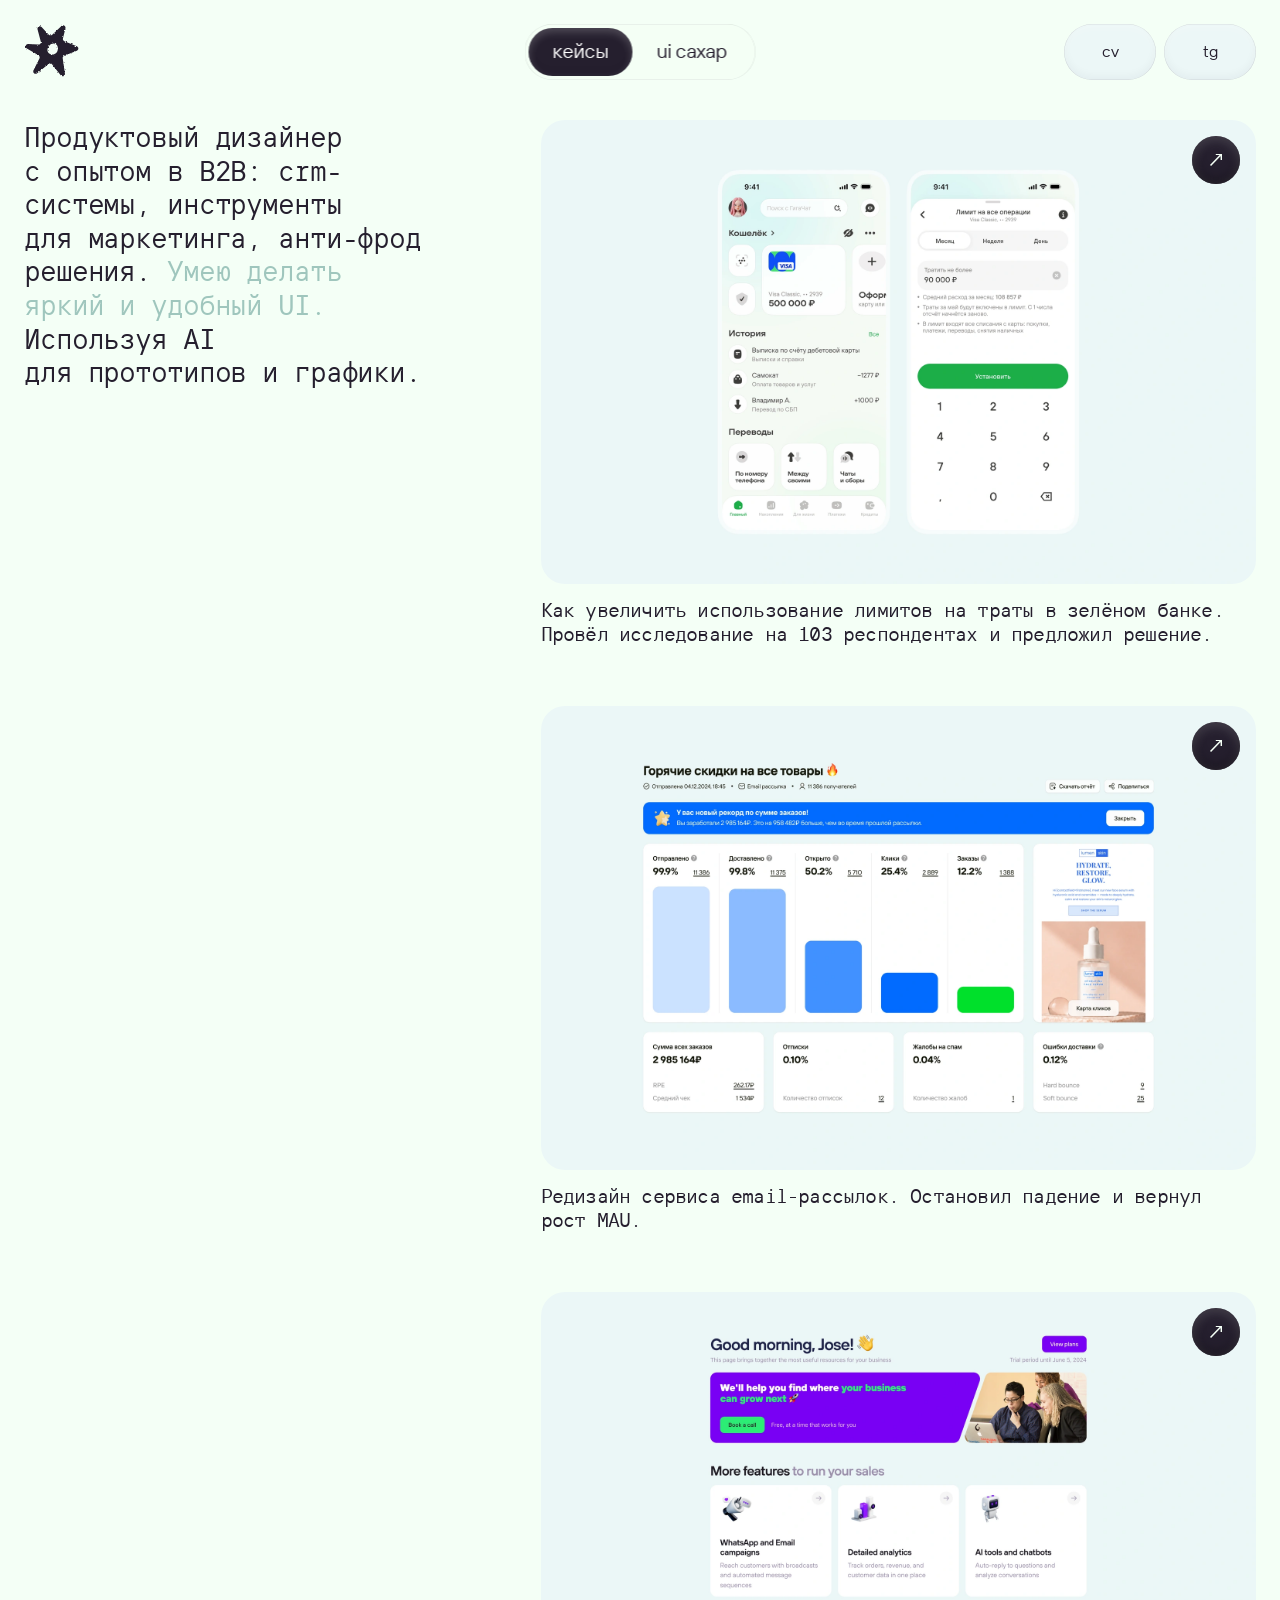
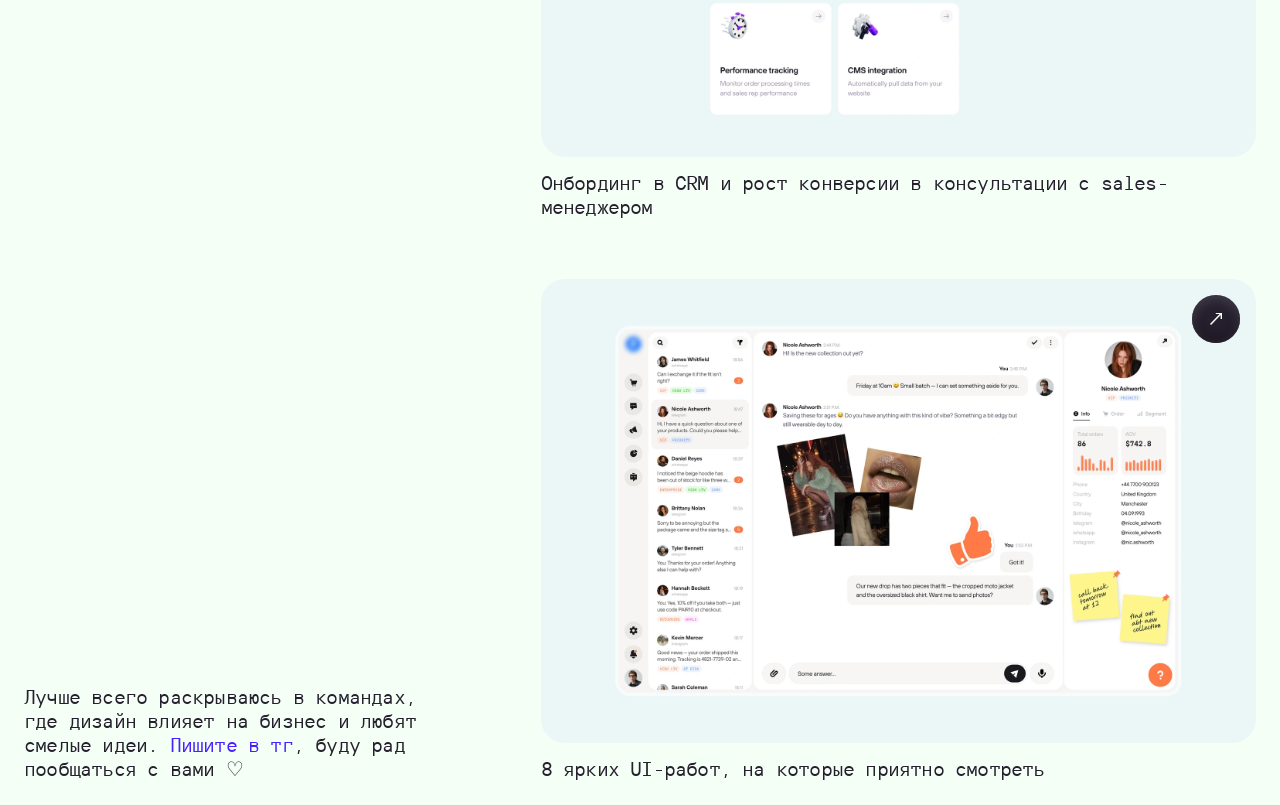
<file: index.html>
<!DOCTYPE html>
<html lang="ru">
  <head>
    <meta charset="utf-8">
    <meta name="viewport" content="width=device-width, initial-scale=1.0">
    <meta name="robots" content="noindex, nofollow">
    <!-- Yandex.Metrika counter -->
    <script type="text/javascript">
        (function(m,e,t,r,i,k,a){
            m[i]=m[i]||function(){(m[i].a=m[i].a||[]).push(arguments)};
            m[i].l=1*new Date();
            for (var j = 0; j < document.scripts.length; j++) {if (document.scripts[j].src === r) { return; }}
            k=e.createElement(t),a=e.getElementsByTagName(t)[0],k.async=1,k.src=r,a.parentNode.insertBefore(k,a)
        })(window, document,'script','https://mc.yandex.ru/metrika/tag.js?id=113677863', 'ym');

        ym(113677863, 'init', {ssr:true, webvisor:true, clickmap:true, ecommerce:"dataLayer", referrer: document.referrer, url: location.href, accurateTrackBounce:true, trackLinks:true});
    </script>
    <noscript><div><img src="https://mc.yandex.ru/watch/113677863" style="position:absolute; left:-9999px;" alt="" /></div></noscript>
    <!-- /Yandex.Metrika counter -->
    <title>Николай Грачев — продуктовый дизайнер</title>
    <meta name="description" content="Продуктовый дизайнер. 6+ лет опыта в B2B и B2C: CRM-системы, сложные интерфейсы для бизнеса и сервисы для массовой аудитории.">
    <link rel="preload" href="fonts/tt-interphases-pro-mono-regular.woff2" as="font" type="font/woff2" crossorigin>
    <link rel="preload" href="fonts/tt-interphases-pro-regular.woff2" as="font" type="font/woff2" crossorigin>
    <link rel="icon" type="image/png" href="images/favicon.png">
    <link rel="apple-touch-icon" href="images/apple-touch-icon.png">
    <link rel="stylesheet" href="css/tokens.css">
    <link rel="stylesheet" href="css/base.css">
    <link rel="stylesheet" href="css/components.css">
    <link rel="stylesheet" href="css/home.css">
  </head>
  <body>
    <header class="main-header">
      <a class="main-header-logo" href="index.html" aria-label="На главную">
        <img src="images/logo.svg" alt="" width="56" height="54">
      </a>
      <div class="switch" role="tablist" aria-label="Раздел">
        <span class="pill" aria-hidden="true"></span>
        <button class="switch-item is-active" role="tab" aria-selected="true" data-tab="cases">кейсы</button>
        <button class="switch-item" role="tab" aria-selected="false" data-tab="ui">ui сахар</button>
      </div>
      <nav class="header-buttons">
        <a class="button button-small button-fixed-92" href="https://drive.google.com/file/d/1xHJryMdsmioFay20EzBZMsBdah8leiih/view" target="_blank" rel="noopener" data-link="cv">cv</a>
        <a class="button button-small button-fixed-92" href="https://t.me/kolya01101110" target="_blank" rel="noopener" data-link="tg">tg</a>
      </nav>
    </header>

    <main class="container">

      <!-- Таб «кейсы»: слева «обо мне» (стики), справа обложки -->
      <div class="home" data-tab-panel="cases">
        <div class="about">
          <section class="about-sticky">
            <!-- Аватарка (пока скрыта: убрать hidden). Видео-превью: заменить <img class="hero-loom-media"> на
                 <video class="hero-loom-media" src="…" autoplay muted loop playsinline></video> -->
            <button class="hero-loom" type="button" hidden aria-haspopup="dialog" aria-controls="video-note" aria-label="Открыть видео-приветствие">
              <img class="hero-loom-media" src="images/ava.png" alt="" width="100" height="100">
              <svg class="hero-loom-ring" viewBox="0 0 100 100" aria-hidden="true">
                <circle cx="50" cy="50" r="49" pathLength="100"/>
              </svg>
            </button>
            <h1 class="text-h1">Продуктовый дизайнер с&nbsp;опытом в&nbsp;B2B: crm-системы, инструменты для&nbsp;маркетинга, анти-фрод решения. <span class="text-middle-grey">Умею делать яркий и&nbsp;удобный UI.</span> Используя AI для&nbsp;прототипов и&nbsp;графики.</h1>
          </section>
        </div>

        <section class="works" aria-label="Кейсы">
          <a class="work" href="case-1.html">
            <span class="work-preview">
              <img src="cover/cover-sber.webp" alt="" width="809" height="525" loading="lazy">
              <span class="work-arrow" aria-hidden="true">↗</span>
            </span>
            <span class="work-title text-h2">Как увеличить использование лимитов на&nbsp;траты в&nbsp;зелёном банке. Провёл исследование на&nbsp;103&nbsp;респондентах и&nbsp;предложил решение.</span>
          </a>
          <a class="work" href="case-2.html">
            <span class="work-preview">
              <img src="cover/cover-email.webp" alt="" width="809" height="525" loading="lazy">
              <span class="work-arrow" aria-hidden="true">↗</span>
            </span>
            <span class="work-title text-h2">Редизайн сервиса email-рассылок. Остановил падение и&nbsp;вернул рост MAU.</span>
          </a>
          <a class="work" href="case-3.html">
            <span class="work-preview">
              <img src="cover/cover-simla.webp" alt="" width="809" height="525" loading="lazy">
              <span class="work-arrow" aria-hidden="true">↗</span>
            </span>
            <span class="work-title text-h2">Онбординг в&nbsp;CRM и&nbsp;рост конверсии в&nbsp;консультации с&nbsp;sales-менеджером</span>
          </a>
          <a class="work" href="#ui" data-switch-to="ui">
            <span class="work-preview work-preview--violet">
              <img src="cover/cover-chat.webp" alt="" width="809" height="525" loading="lazy">
              <span class="work-arrow" aria-hidden="true">↗</span>
            </span>
            <span class="work-title text-h2">8&nbsp;ярких UI-работ, на&nbsp;которые приятно смотреть</span>
          </a>
        </section>

        <footer class="main-footer">
          <p class="text-h2">Лучше всего раскрываюсь в&nbsp;командах, где&nbsp;дизайн влияет на&nbsp;бизнес и&nbsp;любят смелые идеи. <a class="main-footer-link" href="https://t.me/kolya01101110" target="_blank" rel="noopener" data-link="tg">Пишите в&nbsp;тг</a>, буду рад пообщаться с&nbsp;вами&nbsp;♡</p>
          <!-- на мобилке cv/tg из шапки переезжают сюда -->
          <div class="main-footer-buttons">
            <a class="button button-middle button-fixed-92" href="https://drive.google.com/file/d/1xHJryMdsmioFay20EzBZMsBdah8leiih/view" target="_blank" rel="noopener" data-link="cv">cv</a>
            <a class="button button-middle button-fixed-92" href="https://t.me/kolya01101110" target="_blank" rel="noopener" data-link="tg">tg</a>
          </div>
        </footer>
      </div>

      <!-- Таб «ui сахар» -->
      <div data-tab-panel="ui" hidden>
        <section class="shots" aria-label="UI-работы">
          <div class="shot" data-fit="1392" style="--shot-bg: #ECF7F7">
            <img class="shot-img shot-img--banner" src="ui/ui-1.webp" alt="" width="1114" height="360" loading="lazy">
          </div>
          <div class="shot" data-fit="1392" style="--shot-bg: #F6F5F3; --shot-stroke: rgba(255, 255, 255, 0.6); --shot-radius: 20px">
            <img class="shot-img shot-img--desktop" src="ui/ui-2.webp" alt="" width="955" height="620" loading="lazy">
          </div>
          <div class="shot" data-fit="1392" style="--shot-bg: #F1F3FB; --shot-stroke: rgba(255, 255, 255, 0.3)">
            <img class="shot-img shot-img--phone" src="ui/ui-3-1.webp" alt="" width="285" height="620" loading="lazy">
            <img class="shot-img shot-img--phone" src="ui/ui-3-2.webp" alt="" width="285" height="620" loading="lazy">
            <img class="shot-img shot-img--phone" src="ui/ui-3-3.webp" alt="" width="285" height="620" loading="lazy">
          </div>
          <div class="shot" data-fit="1392" style="--shot-bg: #000000">
            <img class="shot-img shot-img--showcase" src="ui/ui-4.webp" alt="" width="1093" height="710" loading="lazy">
          </div>
          <div class="shot" data-fit="1392" style="--shot-bg: #000000; --shot-stroke: #0A0A0E">
            <img class="shot-img shot-img--desktop" src="ui/ui-5.webp" alt="" width="955" height="620" loading="lazy">
          </div>
          <div class="shot" data-fit="1392" style="--shot-bg: #EFEFF1; --shot-stroke: rgba(255, 255, 255, 0.4)">
            <img class="shot-img shot-img--phone" src="ui/ui-6-1.webp" alt="" width="285" height="620" loading="lazy">
            <img class="shot-img shot-img--phone" src="ui/ui-6-2.webp" alt="" width="285" height="620" loading="lazy">
            <img class="shot-img shot-img--phone" src="ui/ui-6-3.webp" alt="" width="285" height="620" loading="lazy">
          </div>
          <div class="shot" data-fit="1392" style="--shot-bg: #F7F4F3; --shot-stroke: rgba(255, 255, 255, 0.6)">
            <img class="shot-img shot-img--phone" src="ui/ui-7-1.webp" alt="" width="285" height="620" loading="lazy">
            <img class="shot-img shot-img--phone" src="ui/ui-7-2.webp" alt="" width="285" height="620" loading="lazy">
            <img class="shot-img shot-img--phone" src="ui/ui-7-3.webp" alt="" width="285" height="620" loading="lazy">
          </div>
          <div class="shot" data-fit="1392" style="--shot-bg: #F4F4F5; --shot-stroke: rgba(255, 255, 255, 0.4); --shot-radius: 24px">
            <img class="shot-img shot-img--desktop" src="ui/ui-8.webp" alt="" width="955" height="620" loading="lazy">
          </div>
        </section>
        <div class="shots-back">
          <a class="button button-big button-dark" href="index.html" data-switch-to="cases">НА ГЛАВНУЮ</a>
        </div>
      </div>
    </main>

    <!-- Видео-кружок (как в Telegram). Пока картинка; видео: заменить <img> на
         <video src="..." playsinline preload="metadata"></video> — прогресс и play/pause подхватятся сами -->
    <dialog class="video-note" id="video-note" aria-label="Видео-приветствие">
      <header class="main-header">
        <img class="video-note-logo" src="images/logo.svg" alt="" width="56" height="54">
        <button class="button button-small video-note-close" type="button" data-close>закрыть</button>
      </header>
      <div class="video-note-stage">
        <div class="video-note-circle">
          <img class="video-note-media" src="images/ava-video.webp" alt="Николай Грачев" width="680" height="680">
          <svg class="video-note-progress" viewBox="0 0 680 680" aria-hidden="true">
            <circle cx="340" cy="340" r="337" pathLength="100"/>
          </svg>
        </div>
      </div>
    </dialog>

    <script src="js/fit.js"></script>
    <script src="js/switch.js"></script>
    <script src="js/video-note.js"></script>
  </body>
</html>
</file>
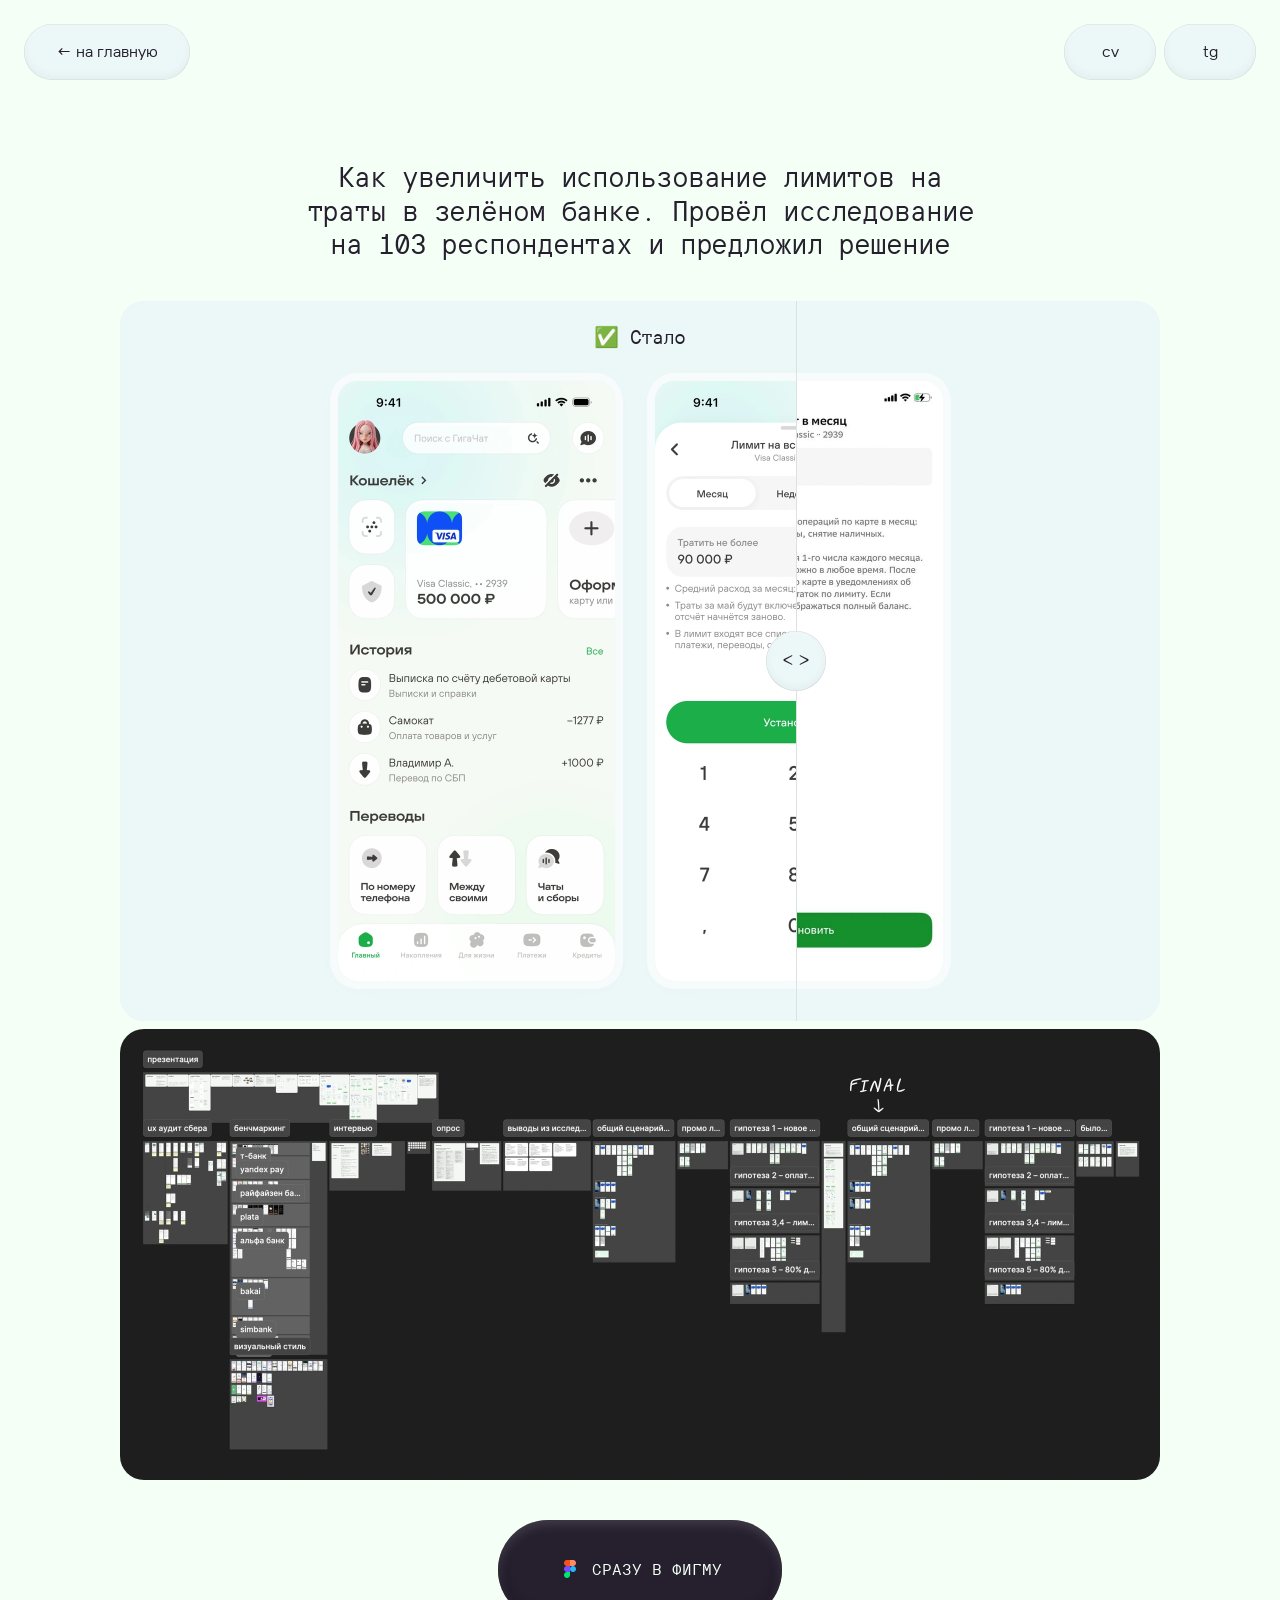
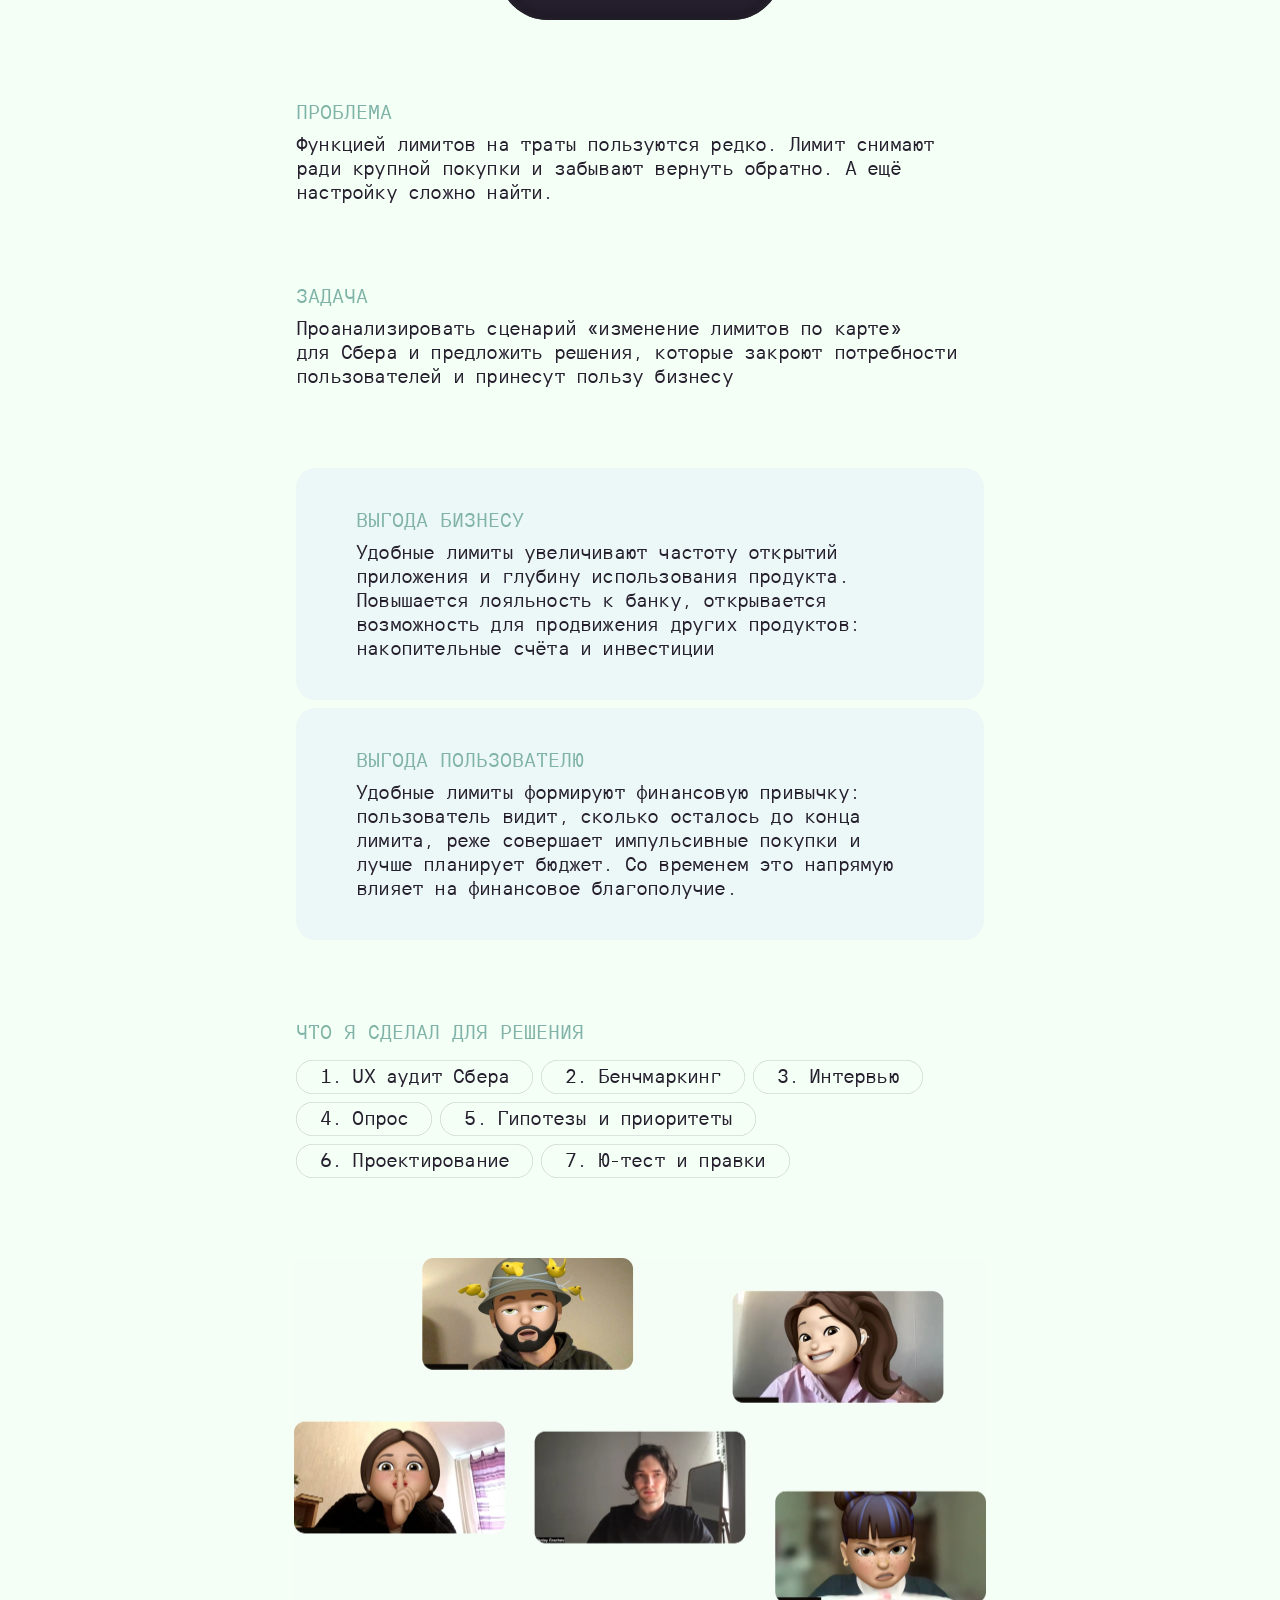
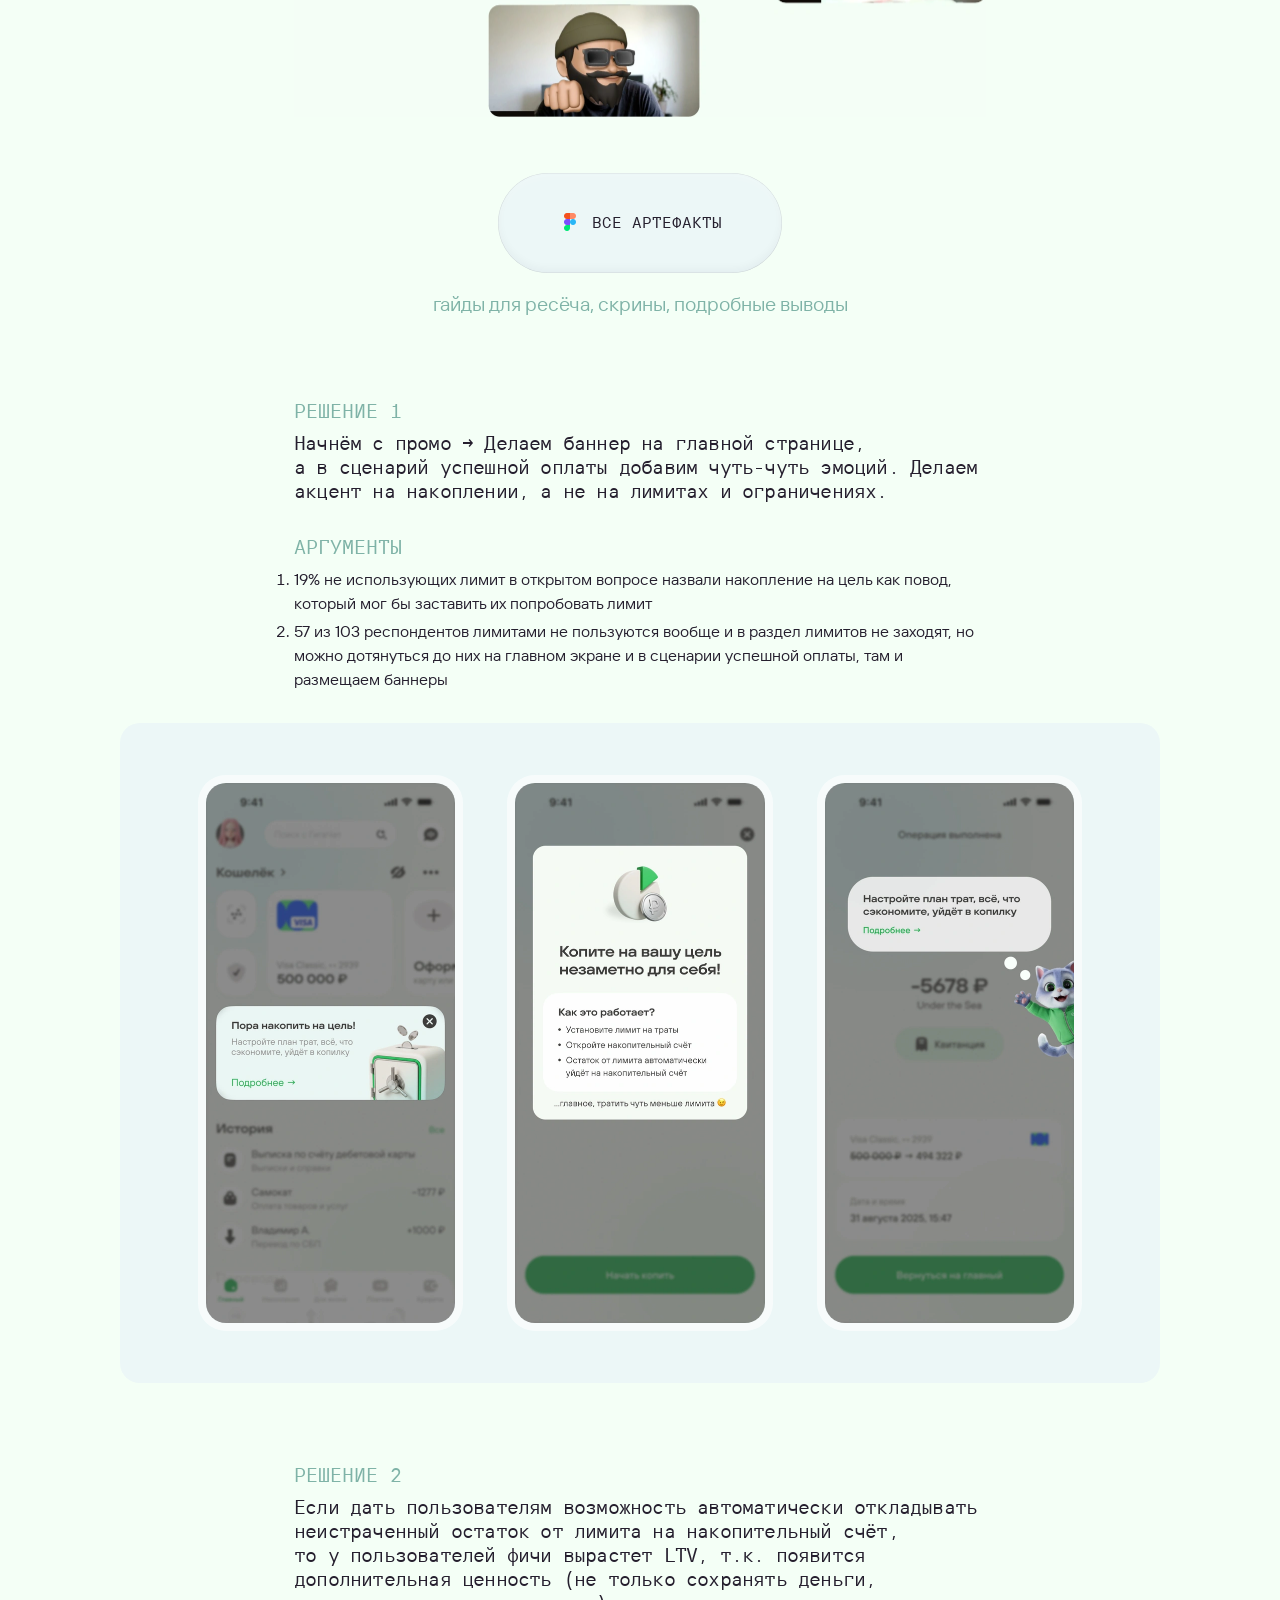
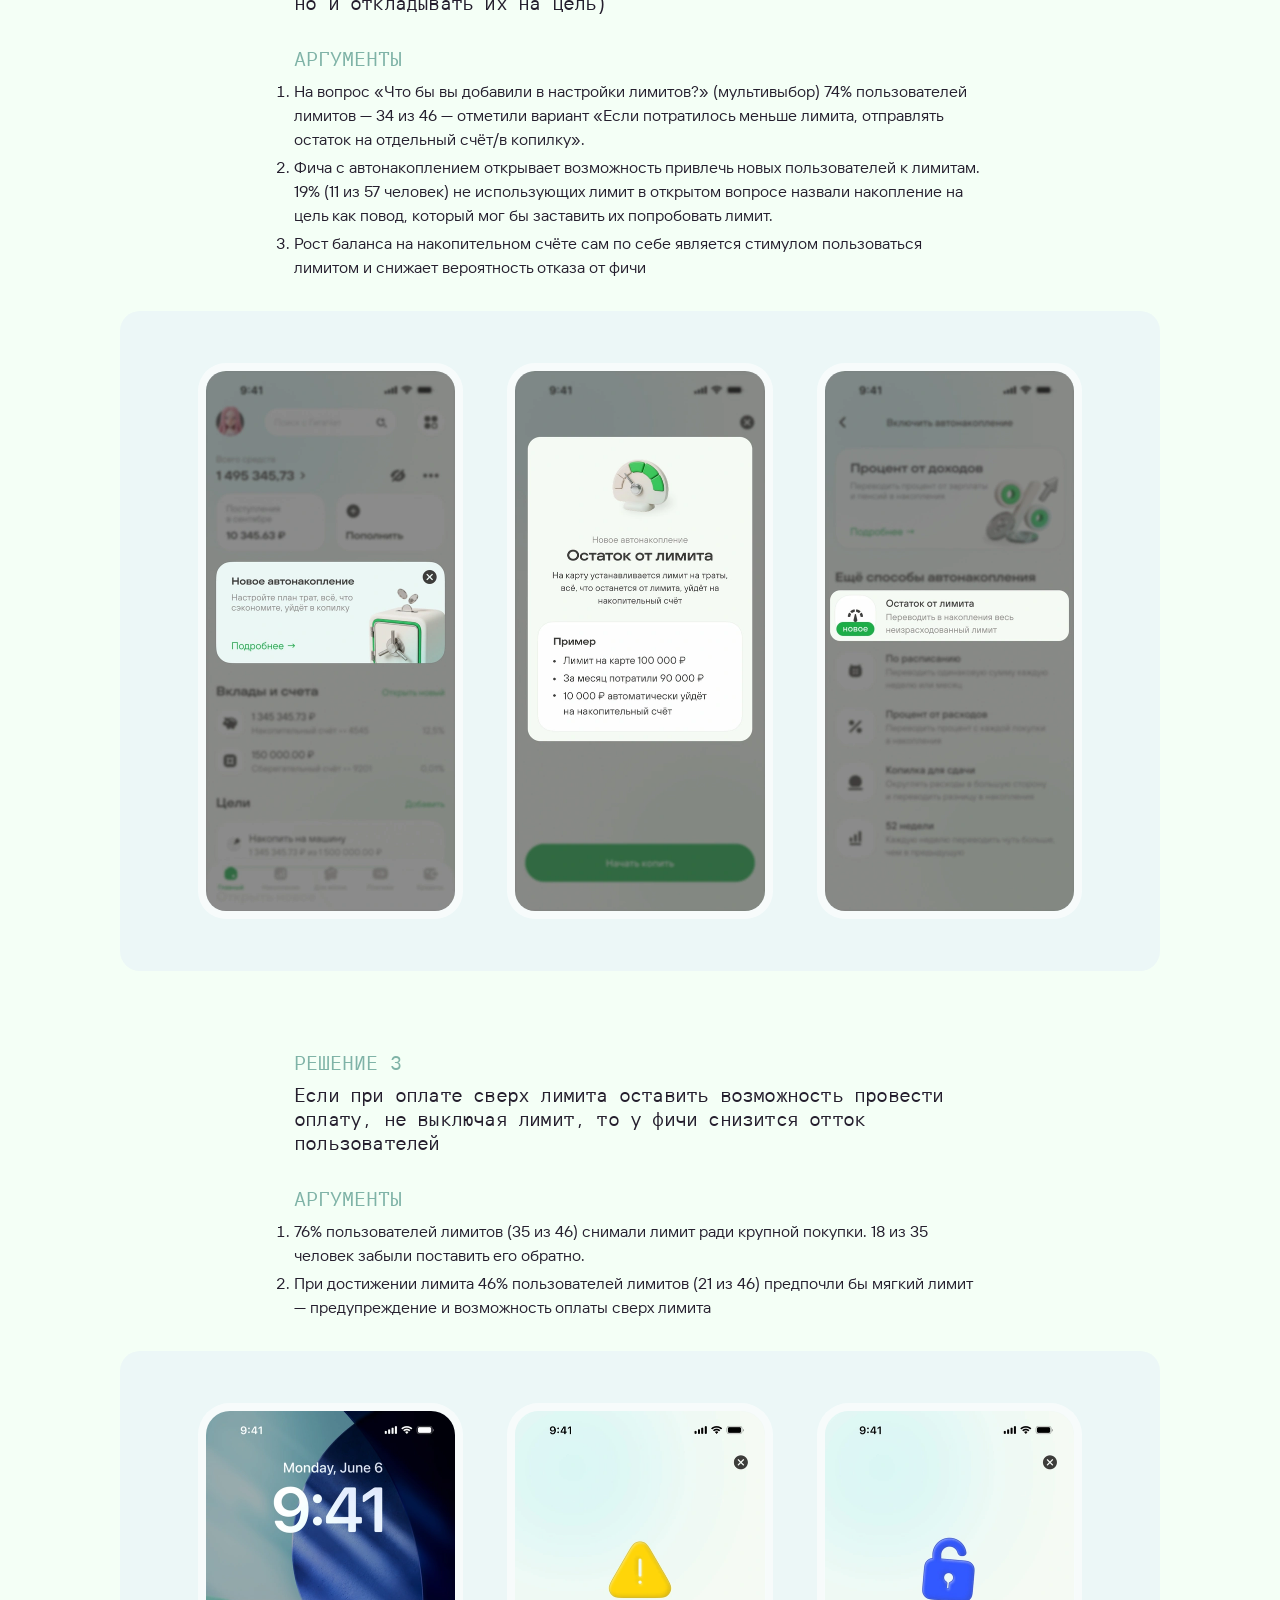
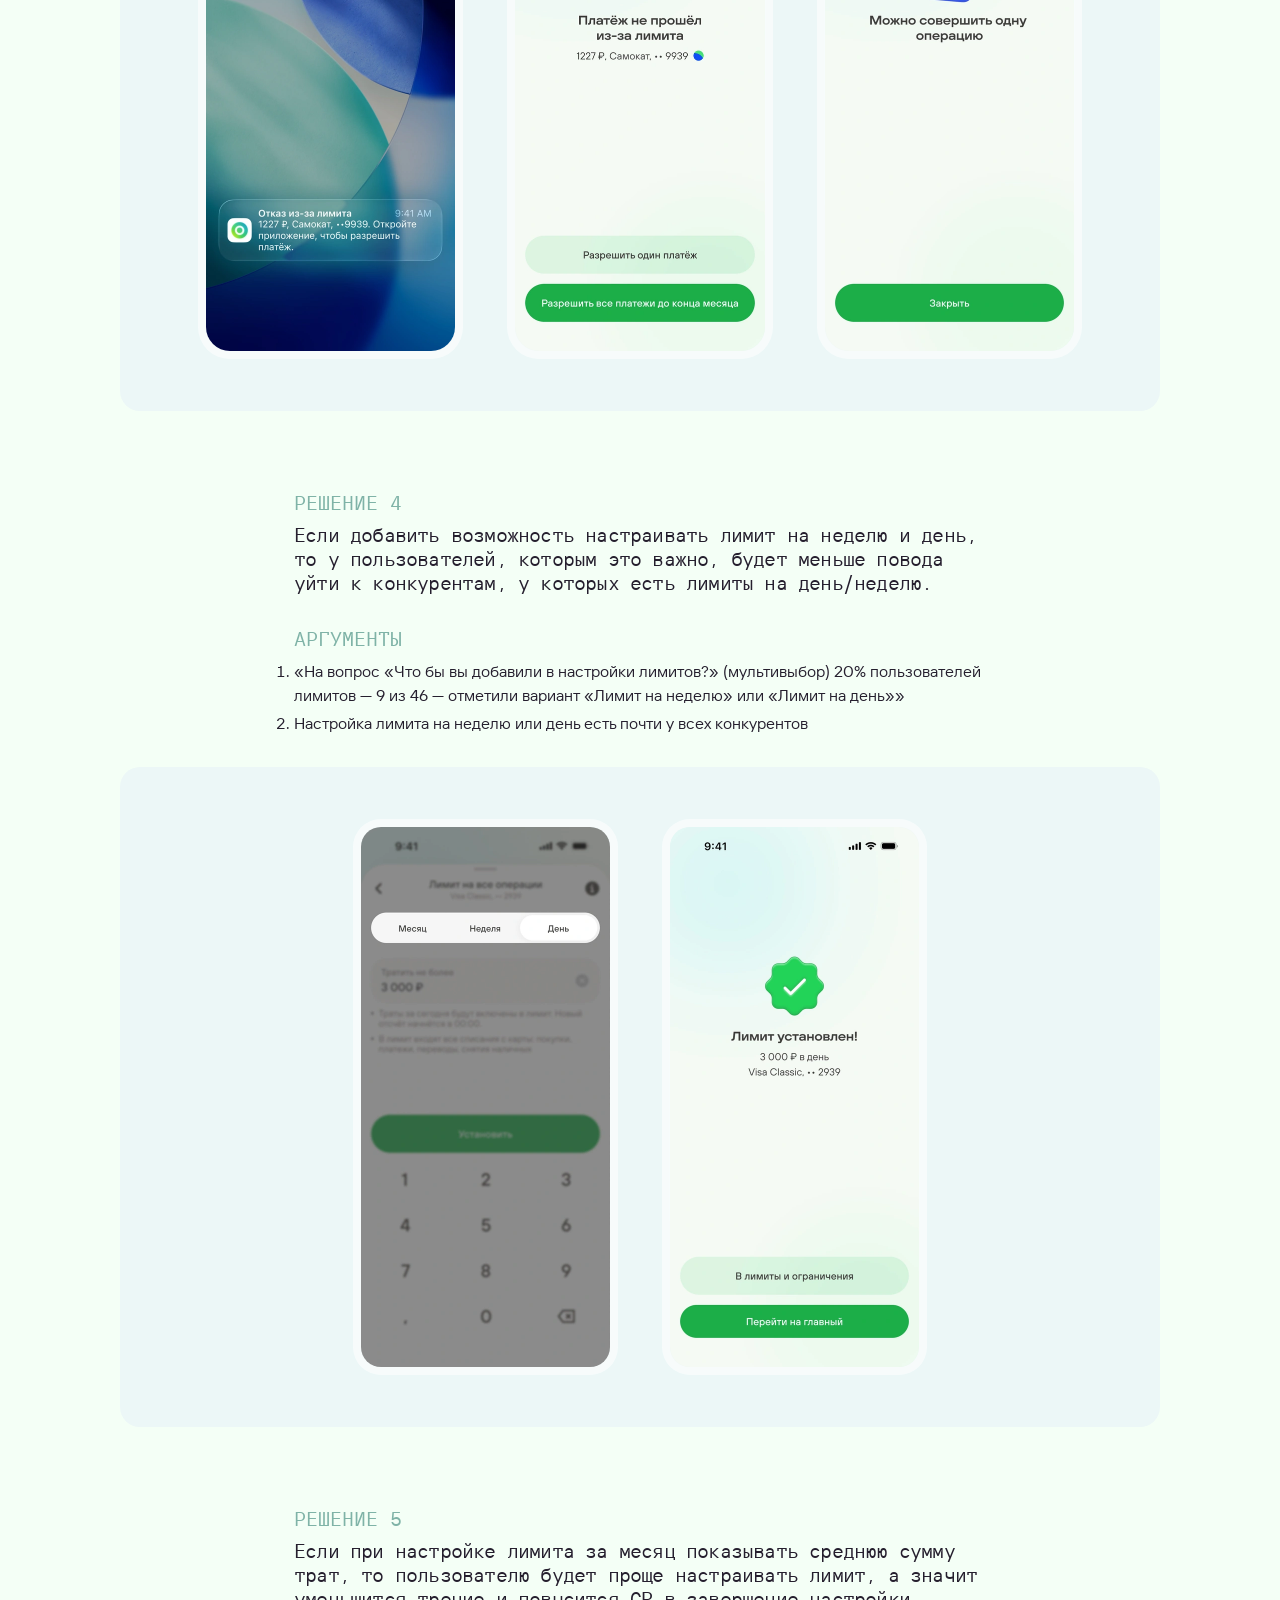
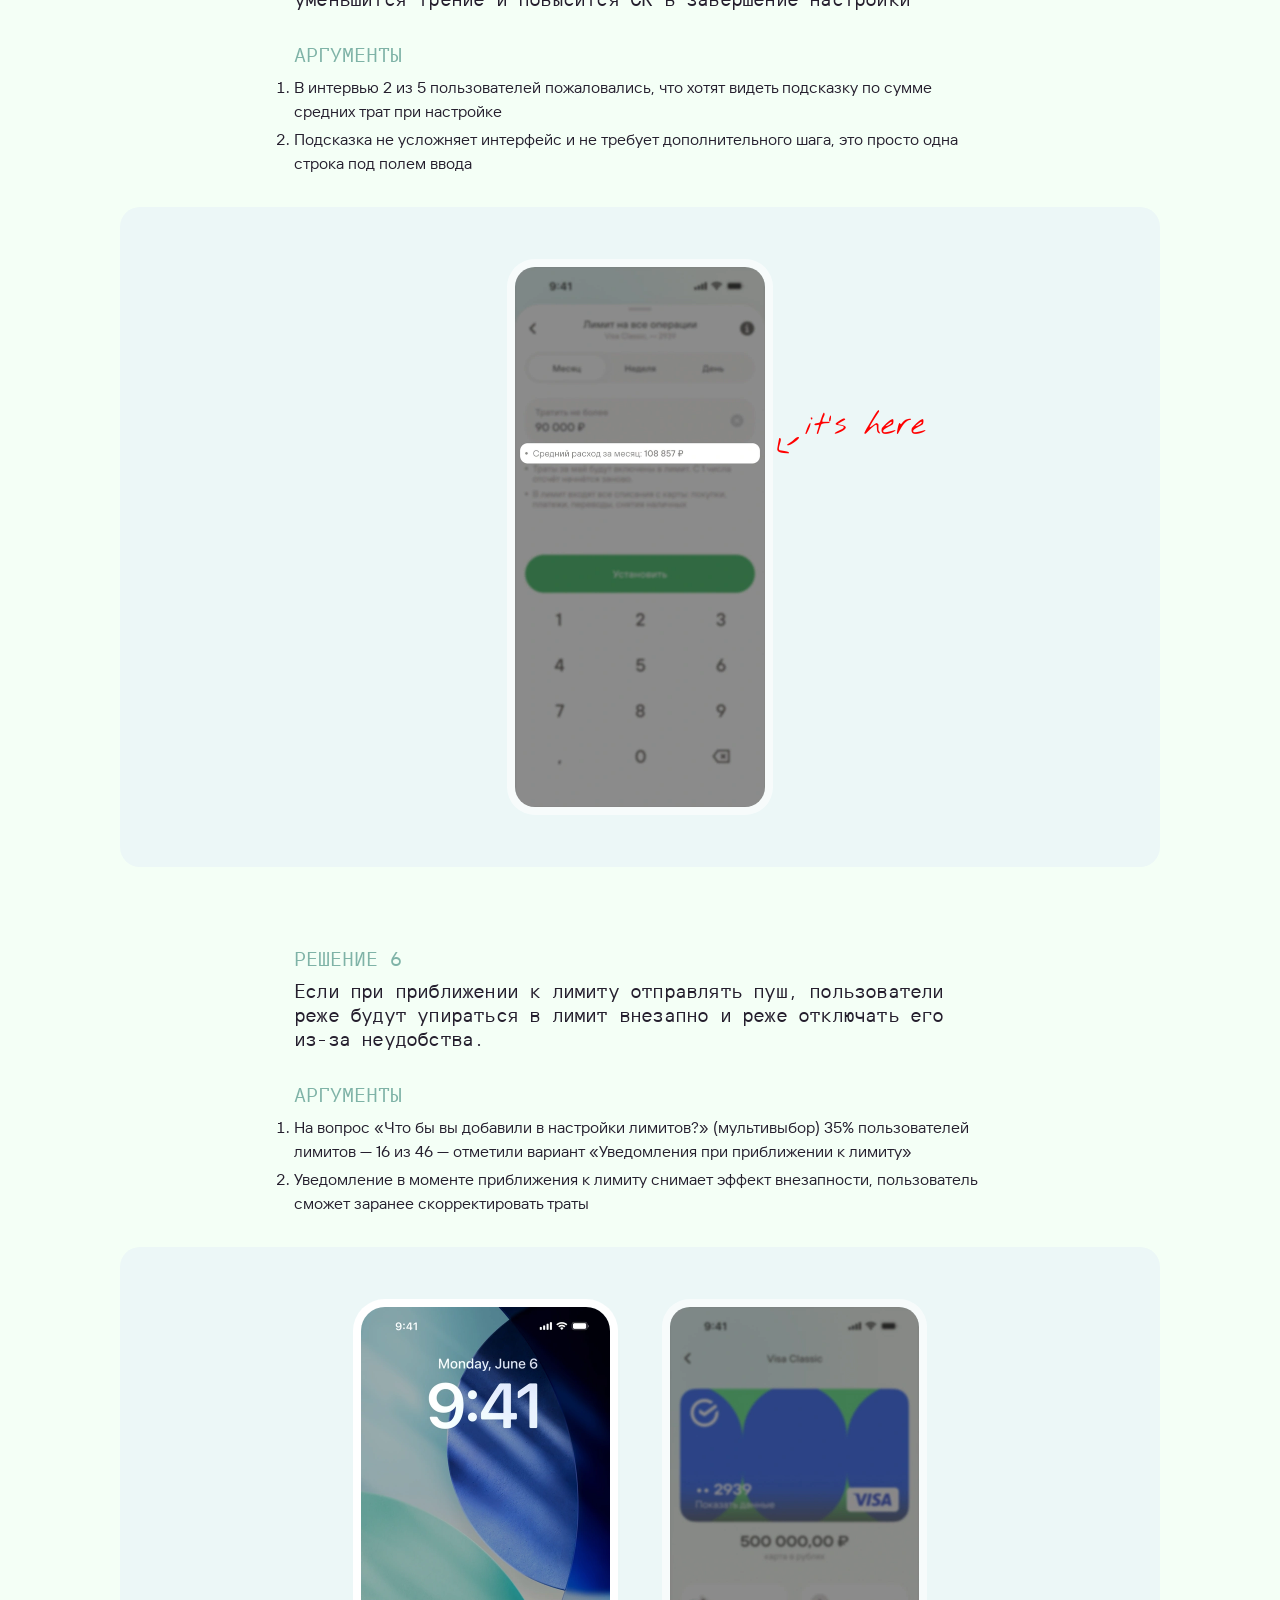
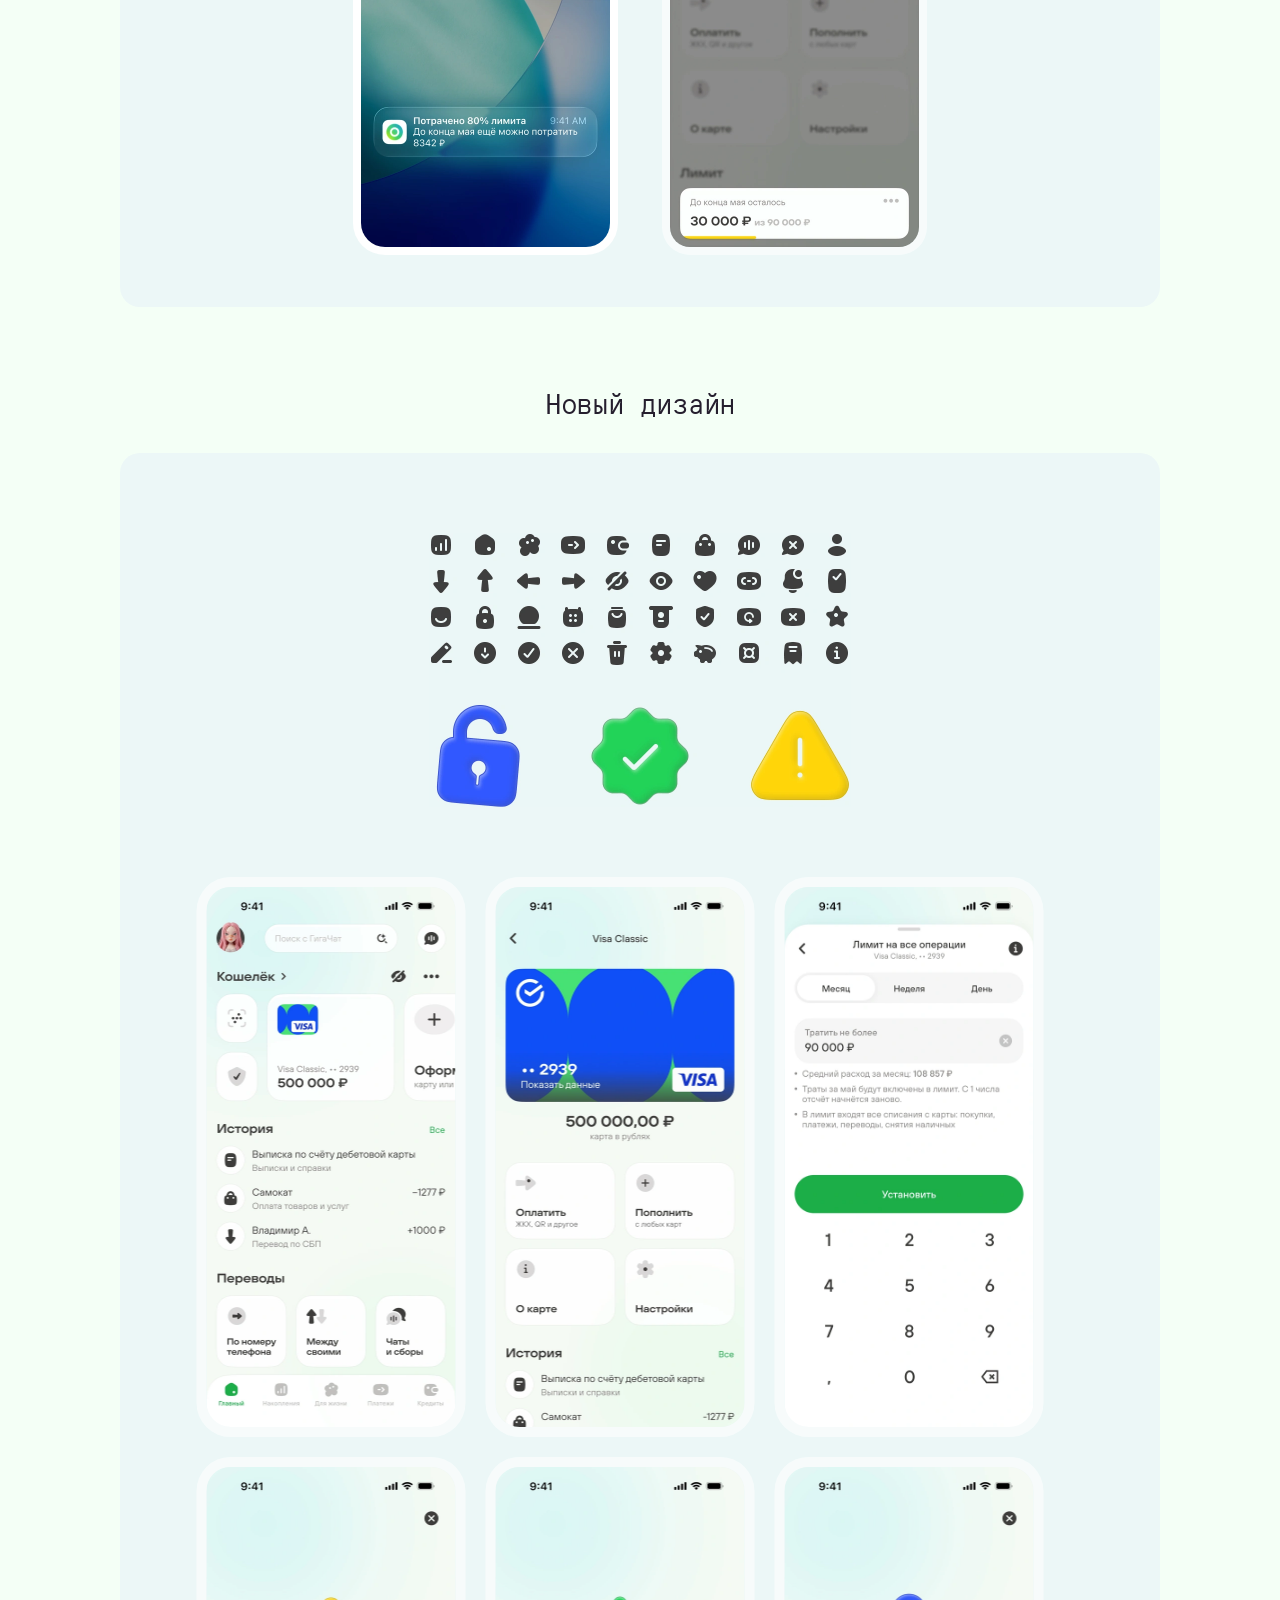
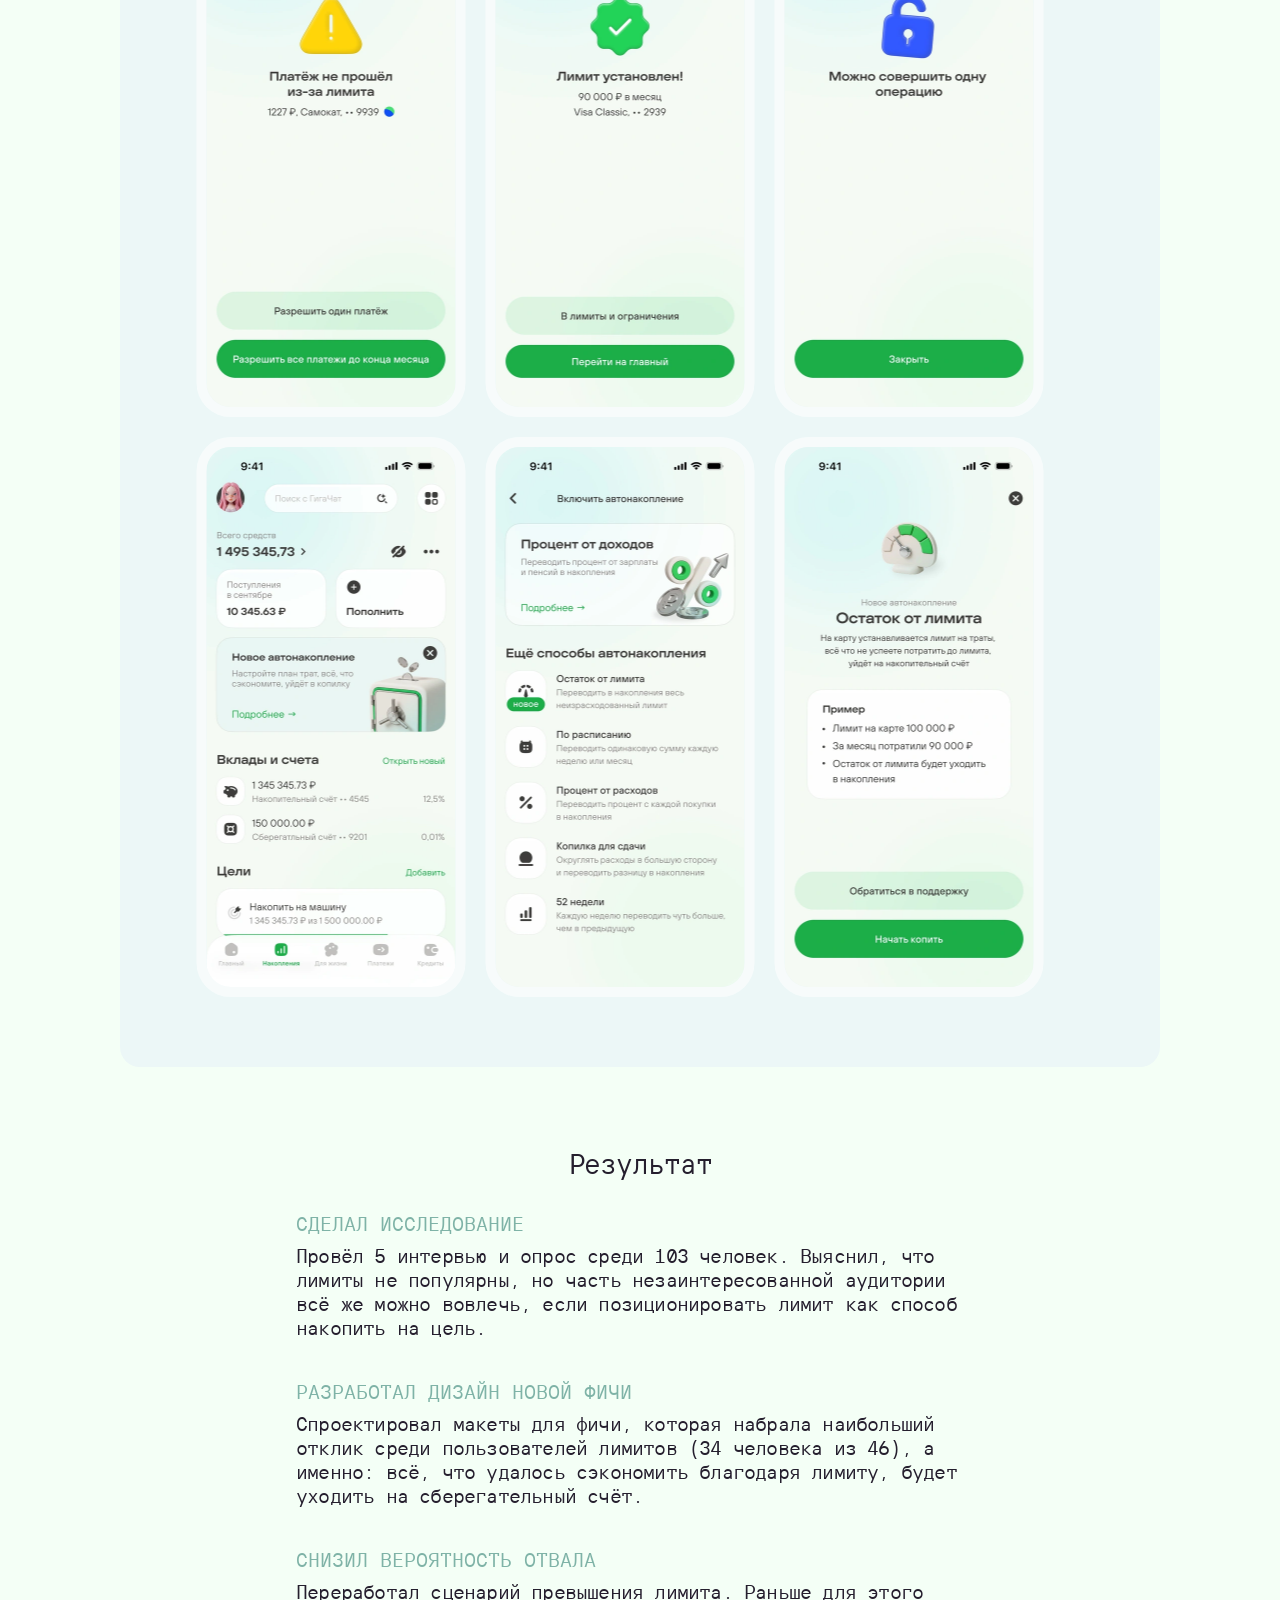
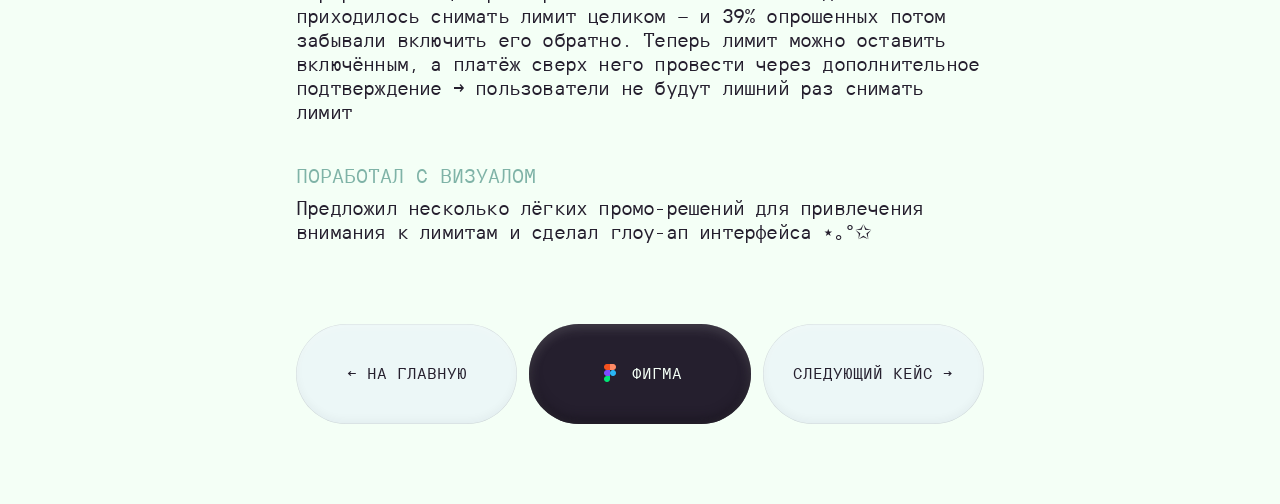
<file: case-1.html>
<!DOCTYPE html>
<html lang="ru">
  <head>
    <meta charset="utf-8">
    <meta name="viewport" content="width=device-width, initial-scale=1.0">
    <meta name="robots" content="noindex, nofollow">
    <!-- Yandex.Metrika counter -->
    <script type="text/javascript">
        (function(m,e,t,r,i,k,a){
            m[i]=m[i]||function(){(m[i].a=m[i].a||[]).push(arguments)};
            m[i].l=1*new Date();
            for (var j = 0; j < document.scripts.length; j++) {if (document.scripts[j].src === r) { return; }}
            k=e.createElement(t),a=e.getElementsByTagName(t)[0],k.async=1,k.src=r,a.parentNode.insertBefore(k,a)
        })(window, document,'script','https://mc.yandex.ru/metrika/tag.js?id=113677863', 'ym');

        ym(113677863, 'init', {ssr:true, webvisor:true, clickmap:true, ecommerce:"dataLayer", referrer: document.referrer, url: location.href, accurateTrackBounce:true, trackLinks:true});
    </script>
    <noscript><div><img src="https://mc.yandex.ru/watch/113677863" style="position:absolute; left:-9999px;" alt="" /></div></noscript>
    <!-- /Yandex.Metrika counter -->
    <title>Лимиты в зелёном банке — Николай Грачев</title>
    <meta name="description" content="Исследование на 103 респондентах и редизайн раздела «Лимиты» в мобильном банке.">
    <link rel="preload" href="fonts/tt-interphases-pro-mono-regular.woff2" as="font" type="font/woff2" crossorigin>
    <link rel="preload" href="fonts/tt-interphases-pro-regular.woff2" as="font" type="font/woff2" crossorigin>
    <link rel="icon" type="image/png" href="images/favicon.png">
    <link rel="apple-touch-icon" href="images/apple-touch-icon.png">
    <link rel="stylesheet" href="css/tokens.css">
    <link rel="stylesheet" href="css/base.css">
    <link rel="stylesheet" href="css/components.css">
    <link rel="stylesheet" href="css/case.css">
  </head>
  <body>
    <header class="main-header">
      <a class="button button-small" href="index.html">← на главную</a>
      <nav class="header-buttons">
        <a class="button button-small button-fixed-92" href="https://drive.google.com/file/d/1xHJryMdsmioFay20EzBZMsBdah8leiih/view" target="_blank" rel="noopener" data-link="cv">cv</a>
        <a class="button button-small button-fixed-92" href="https://t.me/kolya01101110" target="_blank" rel="noopener" data-link="tg">tg</a>
      </nav>
    </header>

    <main class="case">
      <h1 class="case-title text-h1">Как увеличить использование лимитов на траты в&nbsp;зелёном банке. Провёл исследование на&nbsp;103&nbsp;респондентах и&nbsp;предложил решение</h1>

      <div class="case-media-block">
        <div class="case-hero-media">
          <!-- Слайдер «было / стало» (Figma 851:8374): слева новые экраны, справа старые, шторку тянут за ручку -->
          <div class="compare" data-compare data-fit="1040">
            <div class="compare-layer">
              <p class="compare-label">❌ Было</p>
              <img class="phone compare-phone" style="left: 218px" src="case-1/hero-home-old.webp" alt="Главный экран до редизайна" width="277" height="600">
              <img class="phone compare-phone" style="left: 546px" src="case-1/hero-limit-old.webp" alt="Настройка лимита до редизайна" width="277" height="600">
            </div>
            <div class="compare-layer compare-layer--after">
              <p class="compare-label">✅ Стало</p>
              <img class="phone compare-phone compare-phone--new" style="left: 218px" src="case-1/hero-home.webp" alt="Главный экран после редизайна" width="277" height="600">
              <img class="phone compare-phone compare-phone--new" style="left: 535px" src="case-1/hero-limit.webp" alt="Настройка лимита после редизайна" width="277" height="600">
            </div>
            <span class="compare-line" aria-hidden="true"></span>
            <span class="compare-handle" role="slider" tabindex="0" aria-label="Сравнить было и стало" aria-valuemin="0" aria-valuemax="100" aria-valuenow="65">&lt; &gt;</span>
          </div>
          <img class="case-img" src="case-1/research.webp" alt="Доска с артефактами исследования в Figma" width="1040" height="451" loading="lazy">
        </div>
        <a class="button button-big button-dark" href="https://www.figma.com/design/EAk7F6zM6c15Ief7nHnXBM/%D0%A1%D0%B1%D0%B5%D1%80-%E2%80%A2-%D0%A1%D1%86%D0%B5%D0%BD%D0%B0%D1%80%D0%B8%D0%B9-%D0%B8%D0%B7%D0%BC%D0%B5%D0%BD%D0%B5%D0%BD%D0%B8%D1%8F-%D0%BB%D0%B8%D0%BC%D0%B8%D1%82%D0%BE%D0%B2-%D0%BF%D0%BE-%D0%BA%D0%B0%D1%80%D1%82%D0%B5?node-id=0-1" target="_blank" rel="noopener" data-link="figma"><img src="images/icon-figma.png" alt="" width="24" height="24">СРАЗУ В ФИГМУ</a>
      </div>

      <section class="case-text">
        <h2 class="case-label">Проблема</h2>
        <p class="case-lead">Функцией лимитов на&nbsp;траты пользуются редко. Лимит снимают ради крупной покупки и&nbsp;забывают вернуть обратно. А&nbsp;ещё настройку сложно найти.</p>
      </section>

      <section class="case-text">
        <h2 class="case-label">Задача</h2>
        <p class="case-lead">Проанализировать сценарий «изменение лимитов по&nbsp;карте» для&nbsp;Сбера и&nbsp;предложить решения, которые закроют потребности пользователей и&nbsp;принесут пользу бизнесу</p>
      </section>

      <div class="case-notes">
        <section class="case-note">
          <h2 class="case-label">Выгода бизнесу</h2>
          <p class="case-body">Удобные лимиты увеличивают частоту открытий приложения и глубину использования продукта.<br>Повышается лояльность к банку, открывается возможность для продвижения других продуктов: накопительные счёта и инвестиции</p>
        </section>
        <section class="case-note">
          <h2 class="case-label">Выгода пользователю</h2>
          <p class="case-body">Удобные лимиты формируют финансовую привычку: пользователь видит, сколько осталось до конца лимита, реже совершает импульсивные покупки и лучше планирует бюджет. Со временем это напрямую влияет на финансовое благополучие.</p>
        </section>
      </div>

      <section class="case-text case-text--gap-16">
        <h2 class="case-label">Что я&nbsp;сделал для&nbsp;решения</h2>
        <ol class="case-chips">
          <li>UX аудит Сбера</li>
          <li>Бенчмаркинг</li>
          <li>Интервью</li>
          <li>Опрос</li>
          <li>Гипотезы и приоритеты</li>
          <li>Проектирование</li>
          <li>Ю-тест и правки</li>
        </ol>
      </section>

      <section class="case-research">
        <img src="case-1/collage.webp" alt="Скриншоты интервью с респондентами" width="692" height="459" loading="lazy">
        <div class="case-research-cta">
          <a class="button button-big" href="https://www.figma.com/design/EAk7F6zM6c15Ief7nHnXBM/%D0%A1%D0%B1%D0%B5%D1%80-%E2%80%A2-%D0%A1%D1%86%D0%B5%D0%BD%D0%B0%D1%80%D0%B8%D0%B9-%D0%B8%D0%B7%D0%BC%D0%B5%D0%BD%D0%B5%D0%BD%D0%B8%D1%8F-%D0%BB%D0%B8%D0%BC%D0%B8%D1%82%D0%BE%D0%B2-%D0%BF%D0%BE-%D0%BA%D0%B0%D1%80%D1%82%D0%B5?node-id=0-1" target="_blank" rel="noopener" data-link="figma"><img src="images/icon-figma.png" alt="" width="24" height="24">ВСЕ АРТЕФАКТЫ</a>
          <p class="case-caption">гайды для ресёча, скрины, подробные выводы</p>
        </div>
      </section>

      <section class="case-section">
        <div class="case-section-text">
          <div class="case-text">
            <h2 class="case-label">Решение 1</h2>
            <p class="case-lead">Начнём с&nbsp;промо&nbsp;→ Делаем баннер на&nbsp;главной странице, а&nbsp;в&nbsp;сценарий успешной оплаты добавим чуть-чуть эмоций. Делаем акцент на&nbsp;накоплении, а&nbsp;не&nbsp;на&nbsp;лимитах и&nbsp;ограничениях.</p>
          </div>
          <div class="case-text">
            <h3 class="case-label">Аргументы</h3>
            <ol class="case-list case-small">
            <li>19% не использующих лимит в открытом вопросе назвали накопление на цель как повод, который мог бы заставить их попробовать лимит</li>
            <li>57 из 103 респондентов лимитами не пользуются вообще и в раздел лимитов не заходят, но можно дотянуться до них на главном экране и в сценарии успешной оплаты, там и размещаем баннеры</li>
          </ol>
          </div>
        </div>
        <div class="case-phones" data-fit="1040">
          <img class="phone" src="case-1/s1-home.webp" alt="" width="249" height="540" loading="lazy">
          <img class="phone" src="case-1/s1-info.webp" alt="" width="249" height="540" loading="lazy">
          <img class="phone" src="case-1/s1-promo.webp" alt="" width="249" height="540" loading="lazy">
        </div>
      </section>

      <section class="case-section">
        <div class="case-section-text">
          <div class="case-text">
            <h2 class="case-label">Решение 2</h2>
            <p class="case-lead">Если дать пользователям возможность автоматически откладывать неистраченный остаток от&nbsp;лимита на&nbsp;накопительный счёт, то&nbsp;у&nbsp;пользователей фичи вырастет LTV, т.к. появится дополнительная ценность (не&nbsp;только сохранять деньги, но&nbsp;и&nbsp;откладывать их на&nbsp;цель)</p>
          </div>
          <div class="case-text">
            <h3 class="case-label">Аргументы</h3>
            <ol class="case-list case-small">
            <li>На вопрос «Что бы вы добавили в настройки лимитов?» (мультивыбор) 74% пользователей лимитов — 34 из 46 — отметили вариант «Если потратилось меньше лимита, отправлять остаток на отдельный счёт/в копилку».</li>
            <li>Фича с автонакоплением открывает возможность привлечь новых пользователей к лимитам. 19% (11 из 57 человек) не использующих лимит в открытом вопросе назвали накопление на цель как повод, который мог бы заставить их попробовать лимит.</li>
            <li>Рост баланса на накопительном счёте сам по себе является стимулом пользоваться лимитом и снижает вероятность отказа от фичи</li>
          </ol>
          </div>
        </div>
        <div class="case-phones" data-fit="1040">
          <img class="phone" src="case-1/s2-savings.webp" alt="" width="249" height="540" loading="lazy">
          <img class="phone" src="case-1/s2-info.webp" alt="" width="249" height="540" loading="lazy">
          <img class="phone" src="case-1/s2-autosavings-list.webp" alt="" width="249" height="540" loading="lazy">
        </div>
      </section>

      <section class="case-section">
        <div class="case-section-text">
          <div class="case-text">
            <h2 class="case-label">Решение 3</h2>
            <p class="case-lead">Если при&nbsp;оплате сверх лимита оставить возможность провести оплату, не&nbsp;выключая лимит, то&nbsp;у&nbsp;фичи снизится отток пользователей</p>
          </div>
          <div class="case-text">
            <h3 class="case-label">Аргументы</h3>
            <ol class="case-list case-small">
            <li>76% пользователей лимитов (35 из 46) снимали лимит ради крупной покупки. 18 из 35 человек забыли поставить его обратно.</li>
            <li>При достижении лимита 46% пользователей лимитов (21 из 46) предпочли бы мягкий лимит — предупреждение и возможность оплаты сверх лимита</li>
          </ol>
          </div>
        </div>
        <div class="case-phones" data-fit="1040">
          <img class="phone phone--r24" src="case-1/s3-push.webp" alt="" width="249" height="540" loading="lazy">
          <img class="phone phone--r24" src="case-1/s3-warning.webp" alt="" width="249" height="540" loading="lazy">
          <img class="phone phone--r24" src="case-1/s3-unlocked.webp" alt="" width="249" height="540" loading="lazy">
        </div>
      </section>

      <section class="case-section">
        <div class="case-section-text">
          <div class="case-text">
            <h2 class="case-label">Решение 4</h2>
            <p class="case-lead">Если добавить возможность настраивать лимит на&nbsp;неделю и&nbsp;день, то&nbsp;у&nbsp;пользователей, которым это важно, будет меньше повода уйти к&nbsp;конкурентам, у&nbsp;которых есть лимиты на&nbsp;день/неделю.</p>
          </div>
          <div class="case-text">
            <h3 class="case-label">Аргументы</h3>
            <ol class="case-list case-small">
            <li>«На вопрос «Что бы вы добавили в настройки лимитов?» (мультивыбор) 20% пользователей лимитов — 9 из 46 — отметили вариант «Лимит на неделю» или «Лимит на день»»</li>
            <li>Настройка лимита на неделю или день есть почти у всех конкурентов</li>
          </ol>
          </div>
        </div>
        <div class="case-phones" data-fit="1040">
          <img class="phone" src="case-1/s4-day.webp" alt="" width="249" height="540" loading="lazy">
          <img class="phone" src="case-1/s4-day-success.webp" alt="" width="249" height="540" loading="lazy">
        </div>
      </section>

      <section class="case-section">
        <div class="case-section-text">
          <div class="case-text">
            <h2 class="case-label">Решение 5</h2>
            <p class="case-lead">Если при&nbsp;настройке лимита за&nbsp;месяц показывать среднюю сумму трат, то&nbsp;пользователю будет проще настраивать лимит, а&nbsp;значит уменьшится трение и&nbsp;повысится CR в&nbsp;завершение настройки</p>
          </div>
          <div class="case-text">
            <h3 class="case-label">Аргументы</h3>
            <ol class="case-list case-small">
            <li>В интервью 2 из 5 пользователей пожаловались, что хотят видеть подсказку по сумме средних трат при настройке</li>
            <li>Подсказка не усложняет интерфейс и не требует дополнительного шага, это просто одна строка под полем ввода</li>
          </ol>
          </div>
        </div>
        <div class="case-phones" data-fit="1040">
          <img class="phone" src="case-1/s5-screen.webp" alt="" width="249" height="540" loading="lazy">
          <p class="case-annotation case-annotation--text" aria-hidden="true">it's here</p>
          <p class="case-annotation case-annotation--arrow" aria-hidden="true">-&gt;</p>
        </div>
      </section>

      <section class="case-section">
        <div class="case-section-text">
          <div class="case-text">
            <h2 class="case-label">Решение 6</h2>
            <p class="case-lead">Если при&nbsp;приближении к&nbsp;лимиту отправлять пуш, пользователи реже будут упираться в&nbsp;лимит внезапно и&nbsp;реже отключать его из-за неудобства.</p>
          </div>
          <div class="case-text">
            <h3 class="case-label">Аргументы</h3>
            <ol class="case-list case-small">
            <li>На вопрос «Что бы вы добавили в настройки лимитов?» (мультивыбор) 35% пользователей лимитов — 16 из 46 — отметили вариант «Уведомления при приближении к лимиту»</li>
            <li>Уведомление в моменте приближения к лимиту снимает эффект внезапности, пользователь сможет заранее скорректировать траты</li>
          </ol>
          </div>
        </div>
        <div class="case-phones" data-fit="1040">
          <img class="phone phone--solid phone--r24" src="case-1/s6-push.webp" alt="" width="249" height="540" loading="lazy">
          <img class="phone" src="case-1/s6-push-card.webp" alt="" width="249" height="540" loading="lazy">
        </div>
      </section>

      <section class="case-section">
        <h2 class="case-section-title">Новый дизайн</h2>
        <div class="case-new-design" data-fit="1040">
          <img class="case-new-design-icons" src="case-1/icons.webp" alt="Набор иконок" width="422" height="274" loading="lazy">
          <div class="case-new-design-grid">
            <img class="phone" src="case-1/nd-one.webp" alt="" width="249" height="540" loading="lazy">
            <img class="phone" src="case-1/nd-two.webp" alt="" width="249" height="540" loading="lazy">
            <img class="phone" src="case-1/hero-limit.webp" alt="" width="249" height="540" loading="lazy">
            <img class="phone" src="case-1/nd-eight.webp" alt="" width="249" height="540" loading="lazy">
            <img class="phone" src="case-1/nd-five.webp" alt="" width="249" height="540" loading="lazy">
            <img class="phone" src="case-1/nd-seven.webp" alt="" width="249" height="540" loading="lazy">
            <img class="phone" src="case-1/nd-six.webp" alt="" width="249" height="540" loading="lazy">
            <img class="phone" src="case-1/nd-autosavings-list.webp" alt="" width="249" height="540" loading="lazy">
            <img class="phone" src="case-1/nd-three.webp" alt="" width="249" height="540" loading="lazy">
          </div>
        </div>
      </section>

      <section class="case-section">
        <h2 class="case-section-title">Результат</h2>
        <div class="case-results">
          <div class="case-text">
            <h3 class="case-label">Сделал исследование</h3>
            <p class="case-body">Провёл 5 интервью и опрос среди 103 человек. Выяснил, что лимиты не популярны, но часть незаинтересованной аудитории всё же можно вовлечь, если позиционировать лимит как способ накопить на цель.</p>
          </div>
          <div class="case-text">
            <h3 class="case-label">Разработал дизайн новой фичи</h3>
            <p class="case-body">Спроектировал макеты для фичи, которая набрала наибольший отклик среди пользователей лимитов (34 человека из 46), а именно: всё, что удалось сэкономить благодаря лимиту, будет уходить на сберегательный счёт.</p>
          </div>
          <div class="case-text">
            <h3 class="case-label">Снизил вероятность отвала</h3>
            <p class="case-body">Переработал сценарий превышения лимита. Раньше для этого приходилось снимать лимит целиком — и 39% опрошенных потом забывали включить его обратно. Теперь лимит можно оставить включённым, а платёж сверх него провести через дополнительное подтверждение → пользователи не будут лишний раз снимать лимит</p>
          </div>
          <div class="case-text">
            <h3 class="case-label">Поработал с&nbsp;визуалом</h3>
            <p class="case-body">Предложил несколько лёгких промо-решений для привлечения внимания к лимитам и сделал глоу-ап интерфейса ⋆｡°✩</p>
          </div>
        </div>
      </section>

      <nav class="case-end" aria-label="Дальше">
        <a class="button button-big" href="index.html">← НА ГЛАВНУЮ</a>
        <a class="button button-big button-dark" href="https://www.figma.com/design/EAk7F6zM6c15Ief7nHnXBM/%D0%A1%D0%B1%D0%B5%D1%80-%E2%80%A2-%D0%A1%D1%86%D0%B5%D0%BD%D0%B0%D1%80%D0%B8%D0%B9-%D0%B8%D0%B7%D0%BC%D0%B5%D0%BD%D0%B5%D0%BD%D0%B8%D1%8F-%D0%BB%D0%B8%D0%BC%D0%B8%D1%82%D0%BE%D0%B2-%D0%BF%D0%BE-%D0%BA%D0%B0%D1%80%D1%82%D0%B5?node-id=0-1" target="_blank" rel="noopener" data-link="figma"><img src="images/icon-figma.png" alt="" width="24" height="24">ФИГМА</a>
        <a class="button button-big" href="case-2.html">СЛЕДУЮЩИЙ КЕЙС →</a>
      </nav>
    </main>
    <script src="js/fit.js"></script>
    <script src="js/compare.js"></script>
  </body>
</html>
</file>
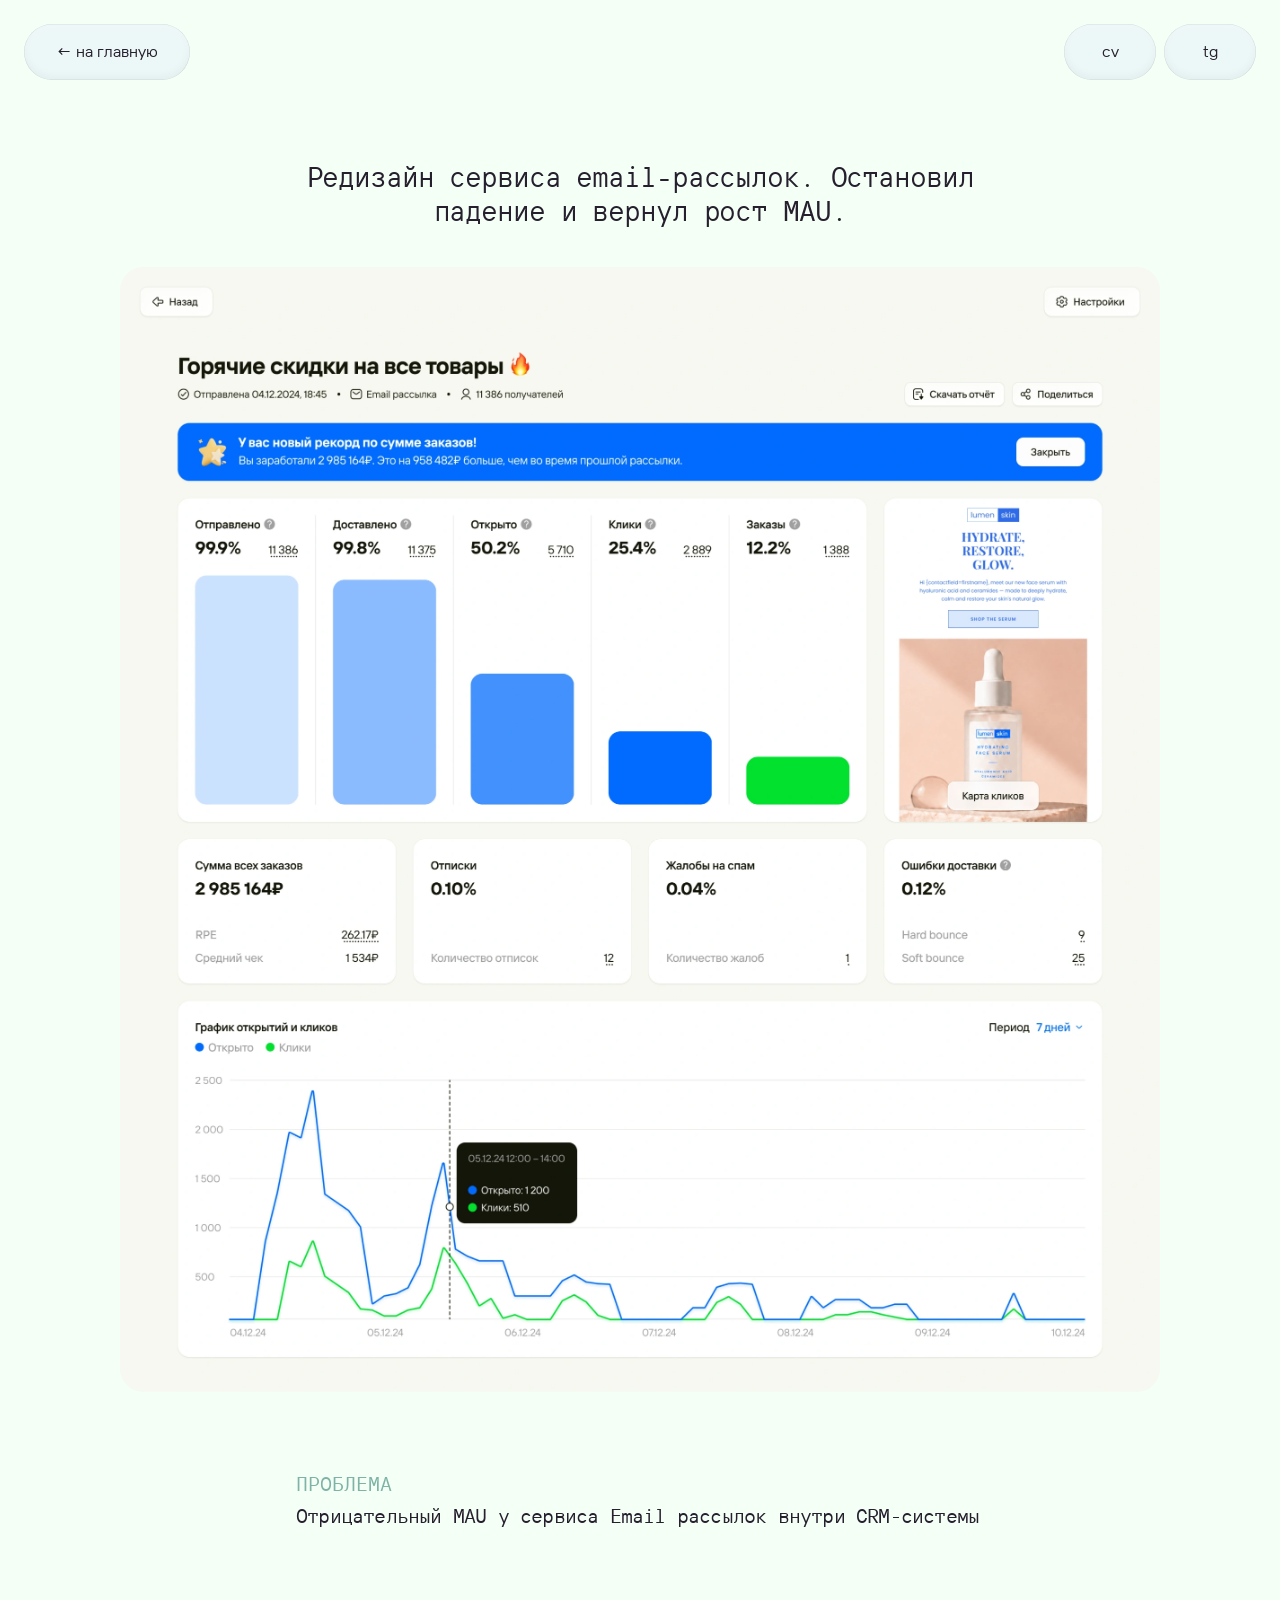
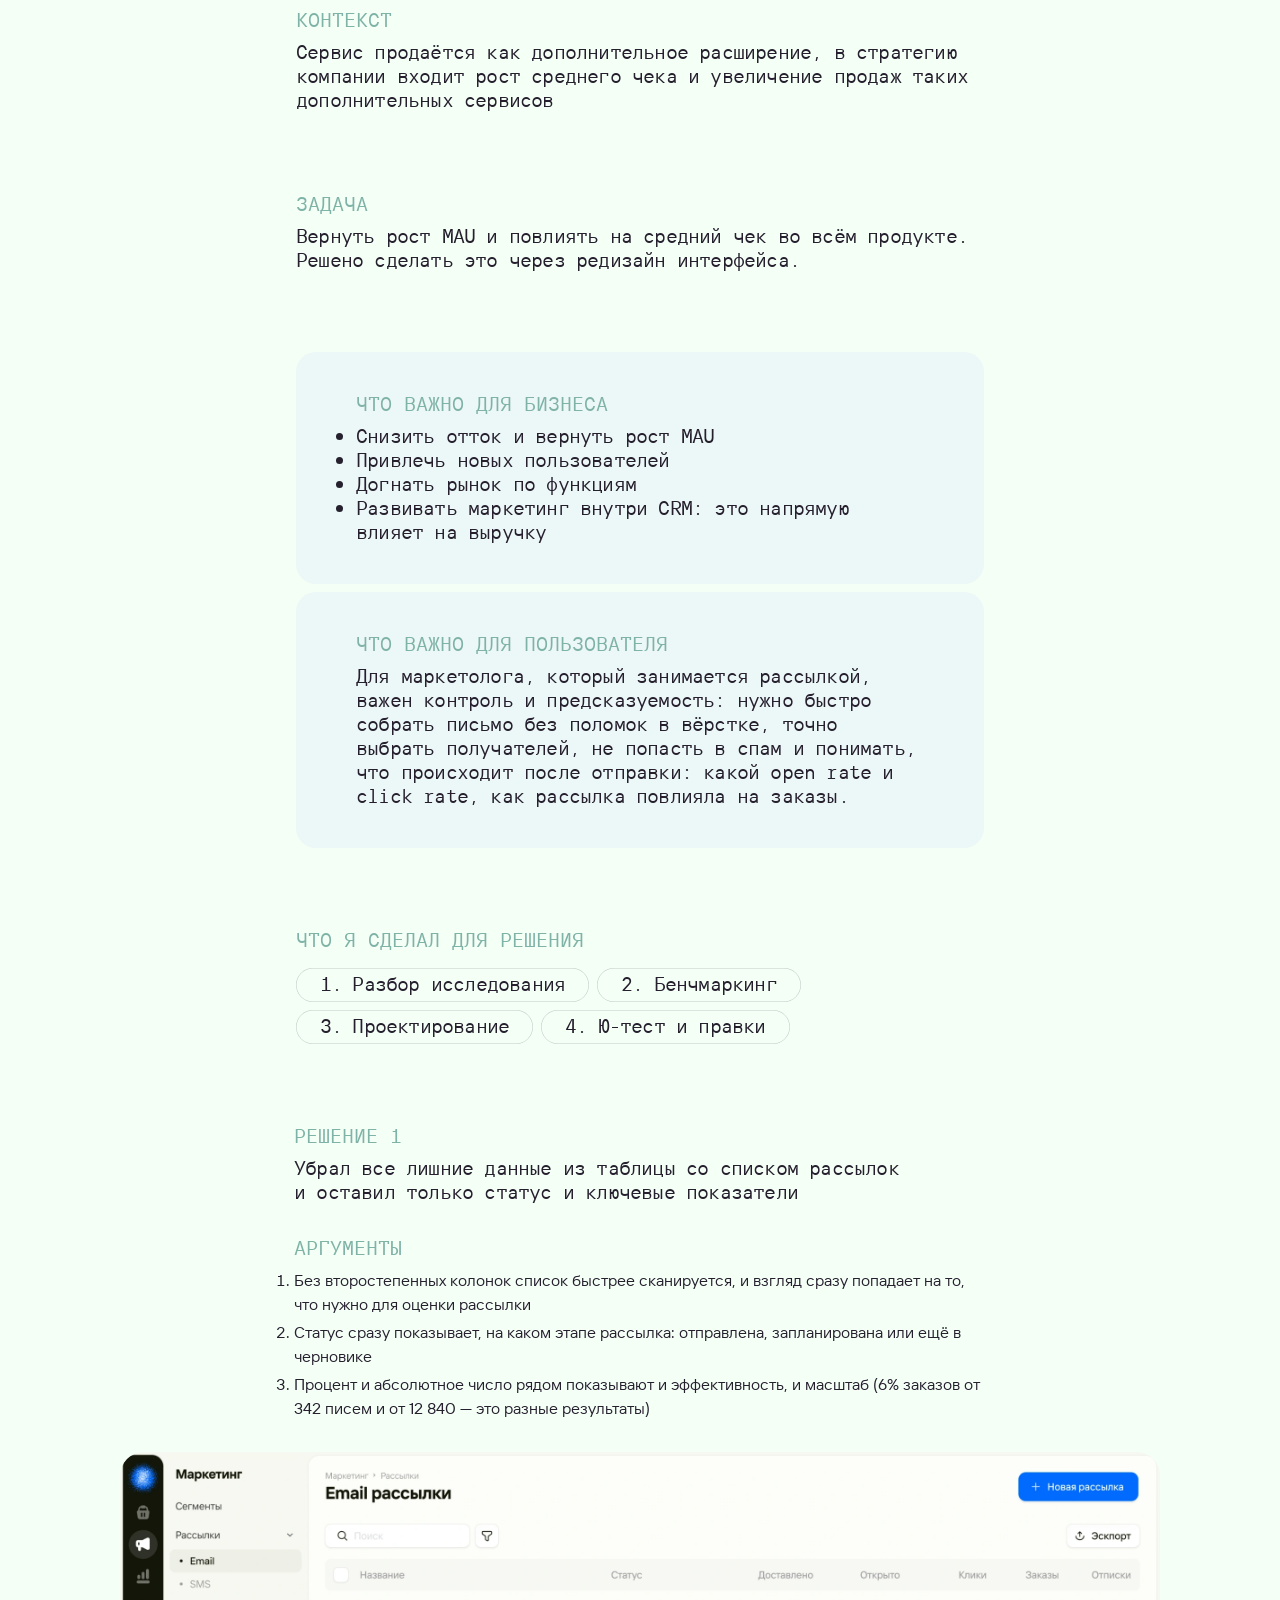
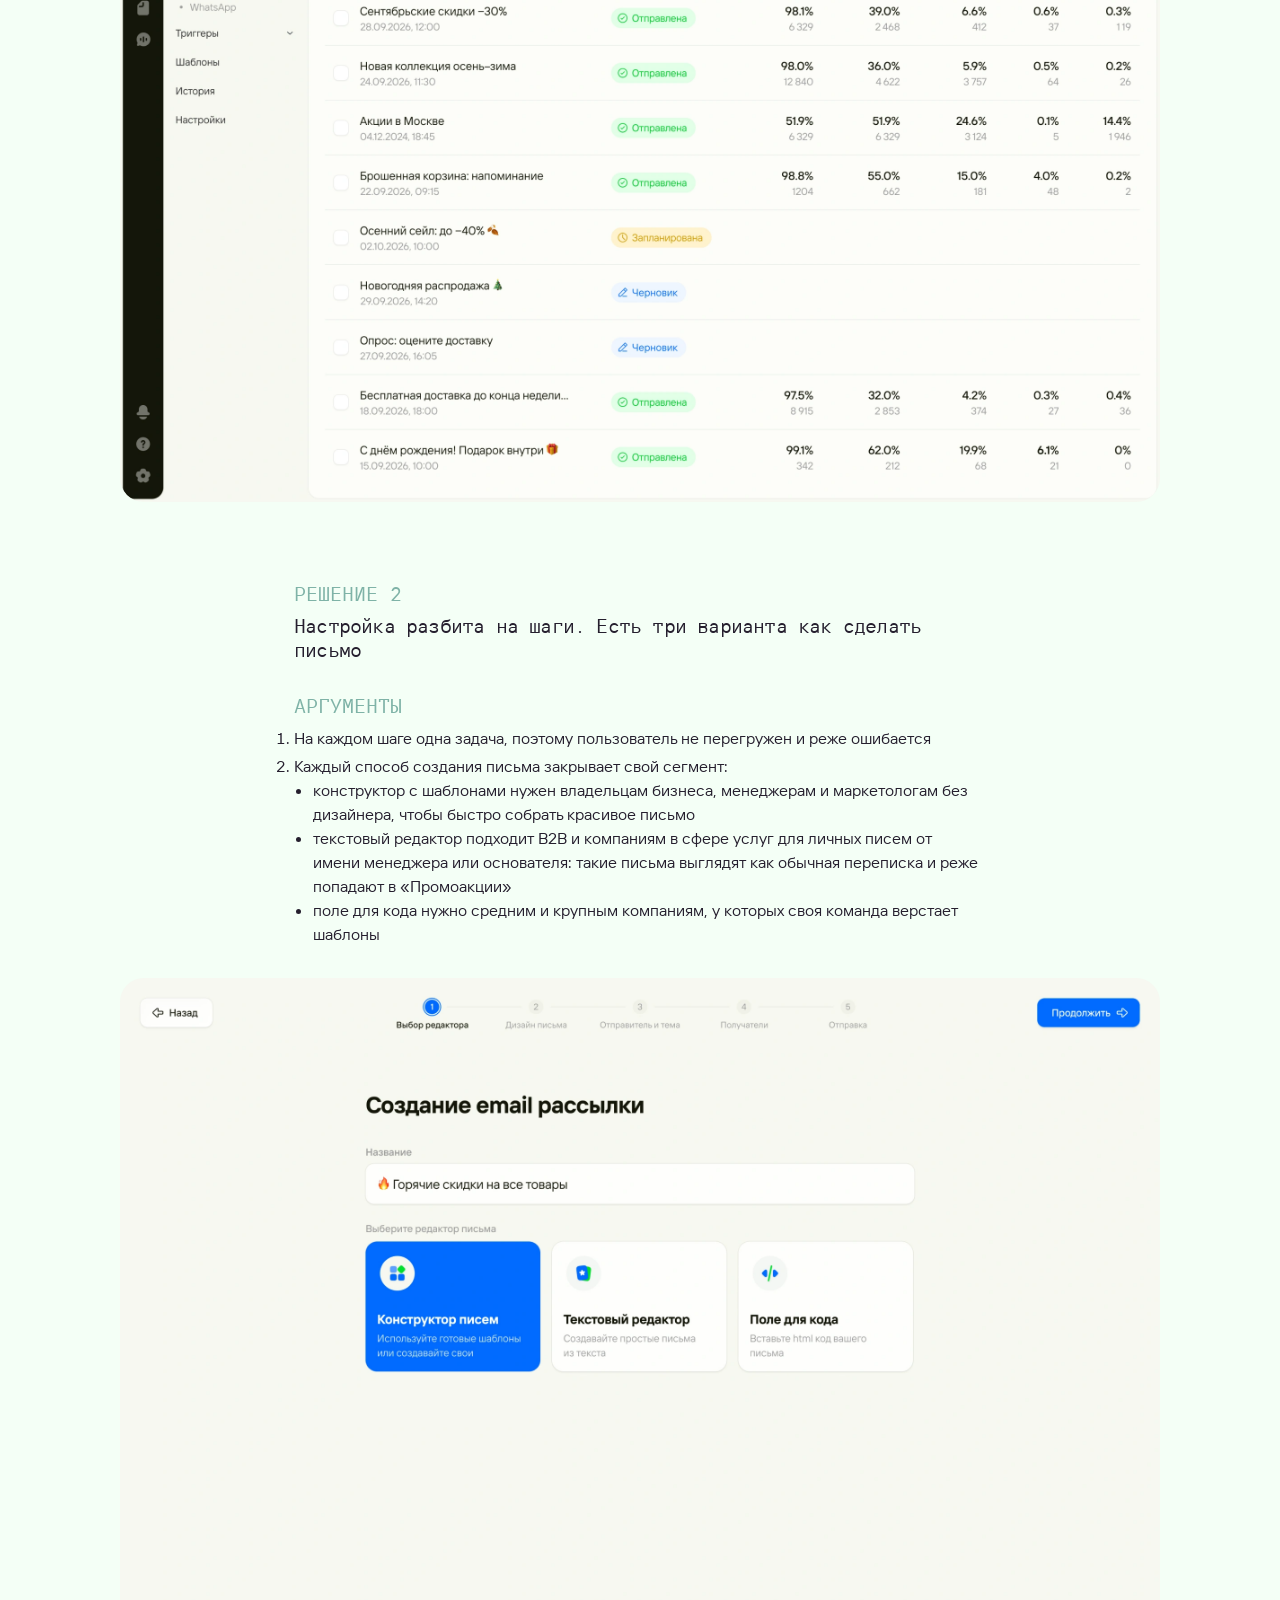
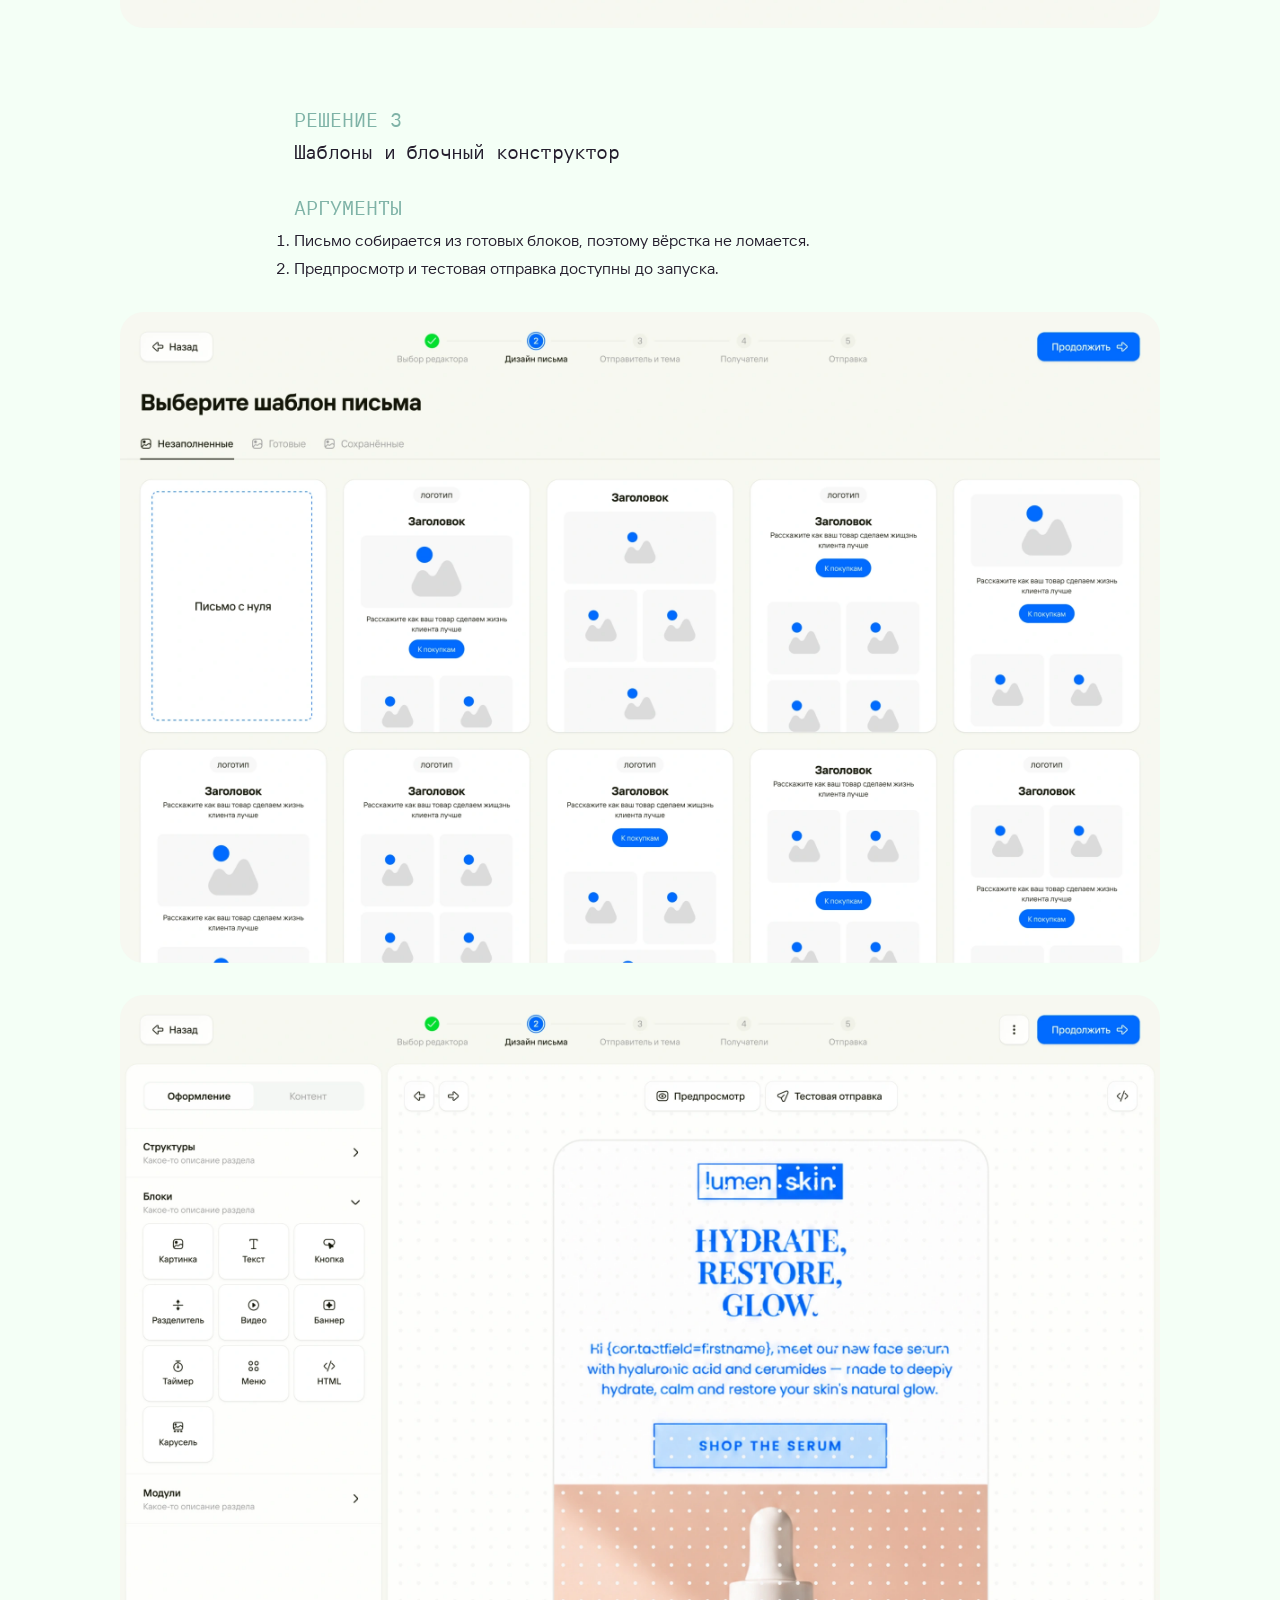
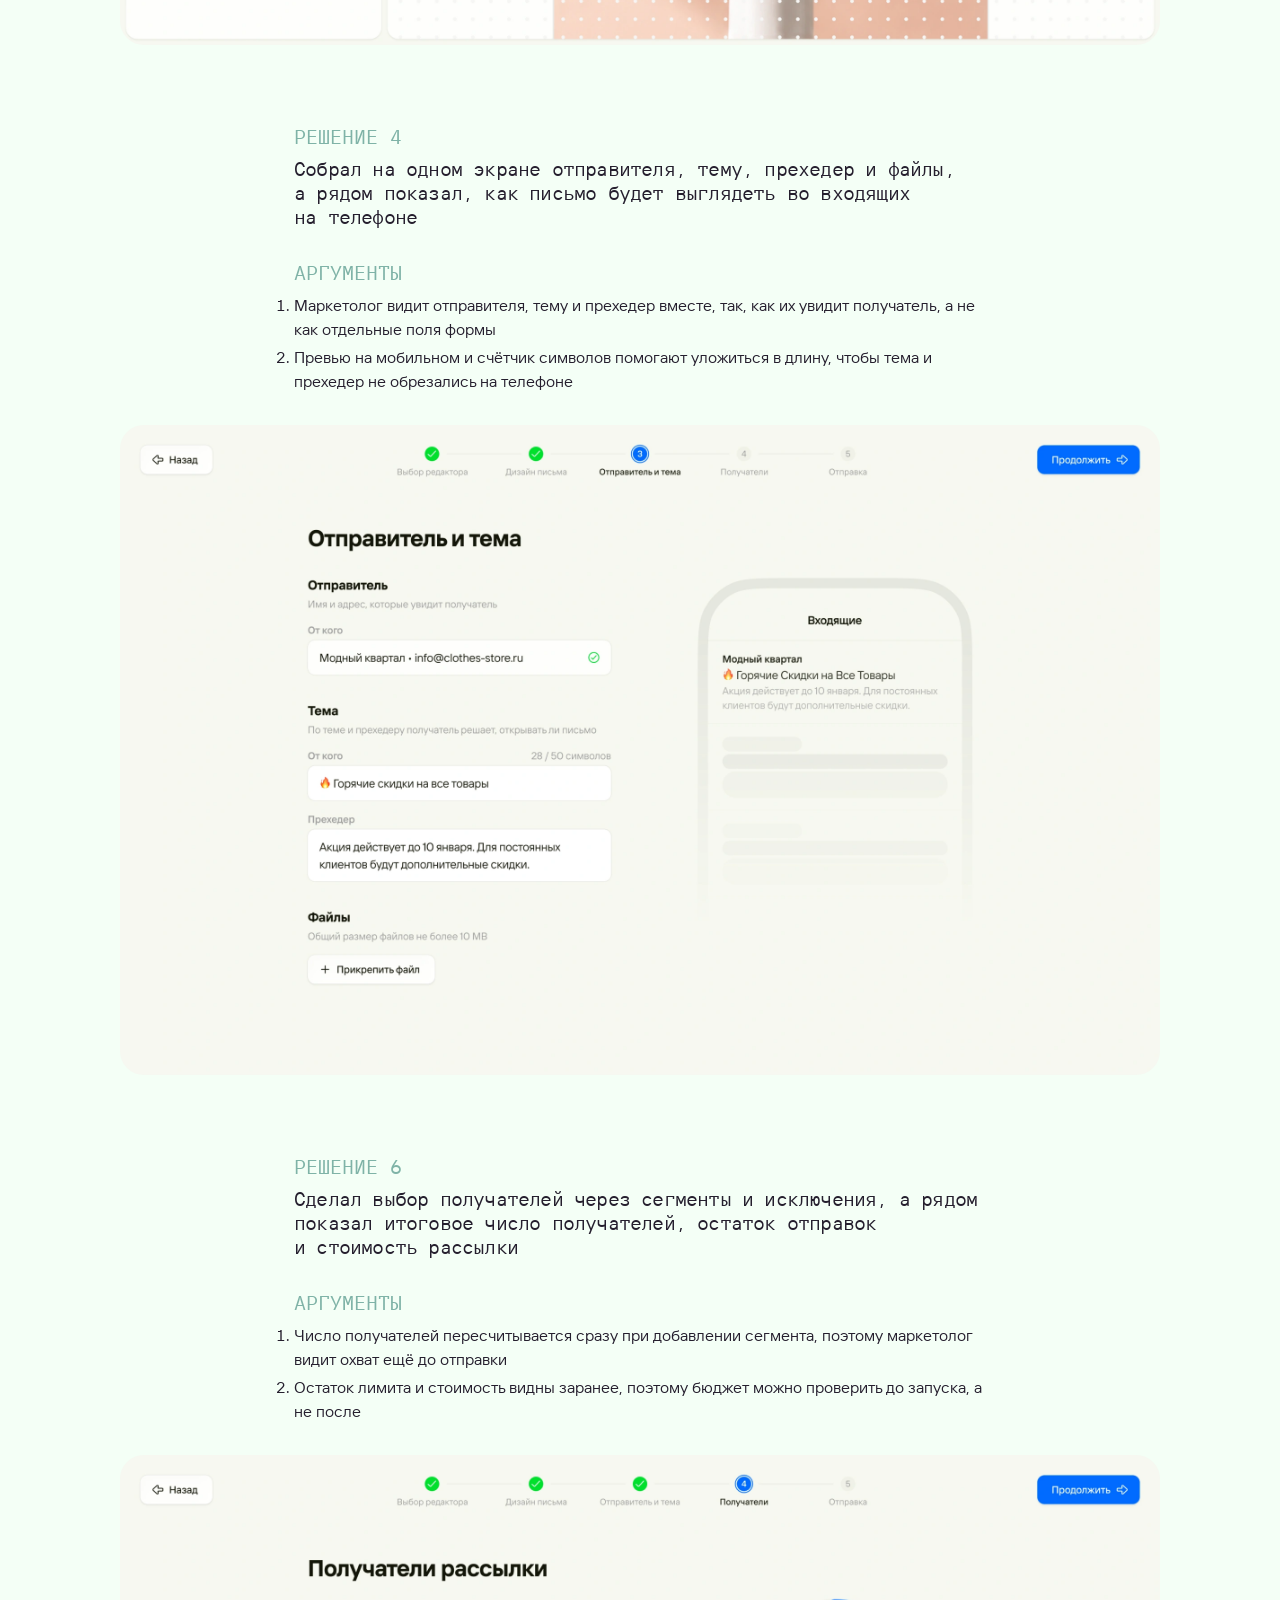
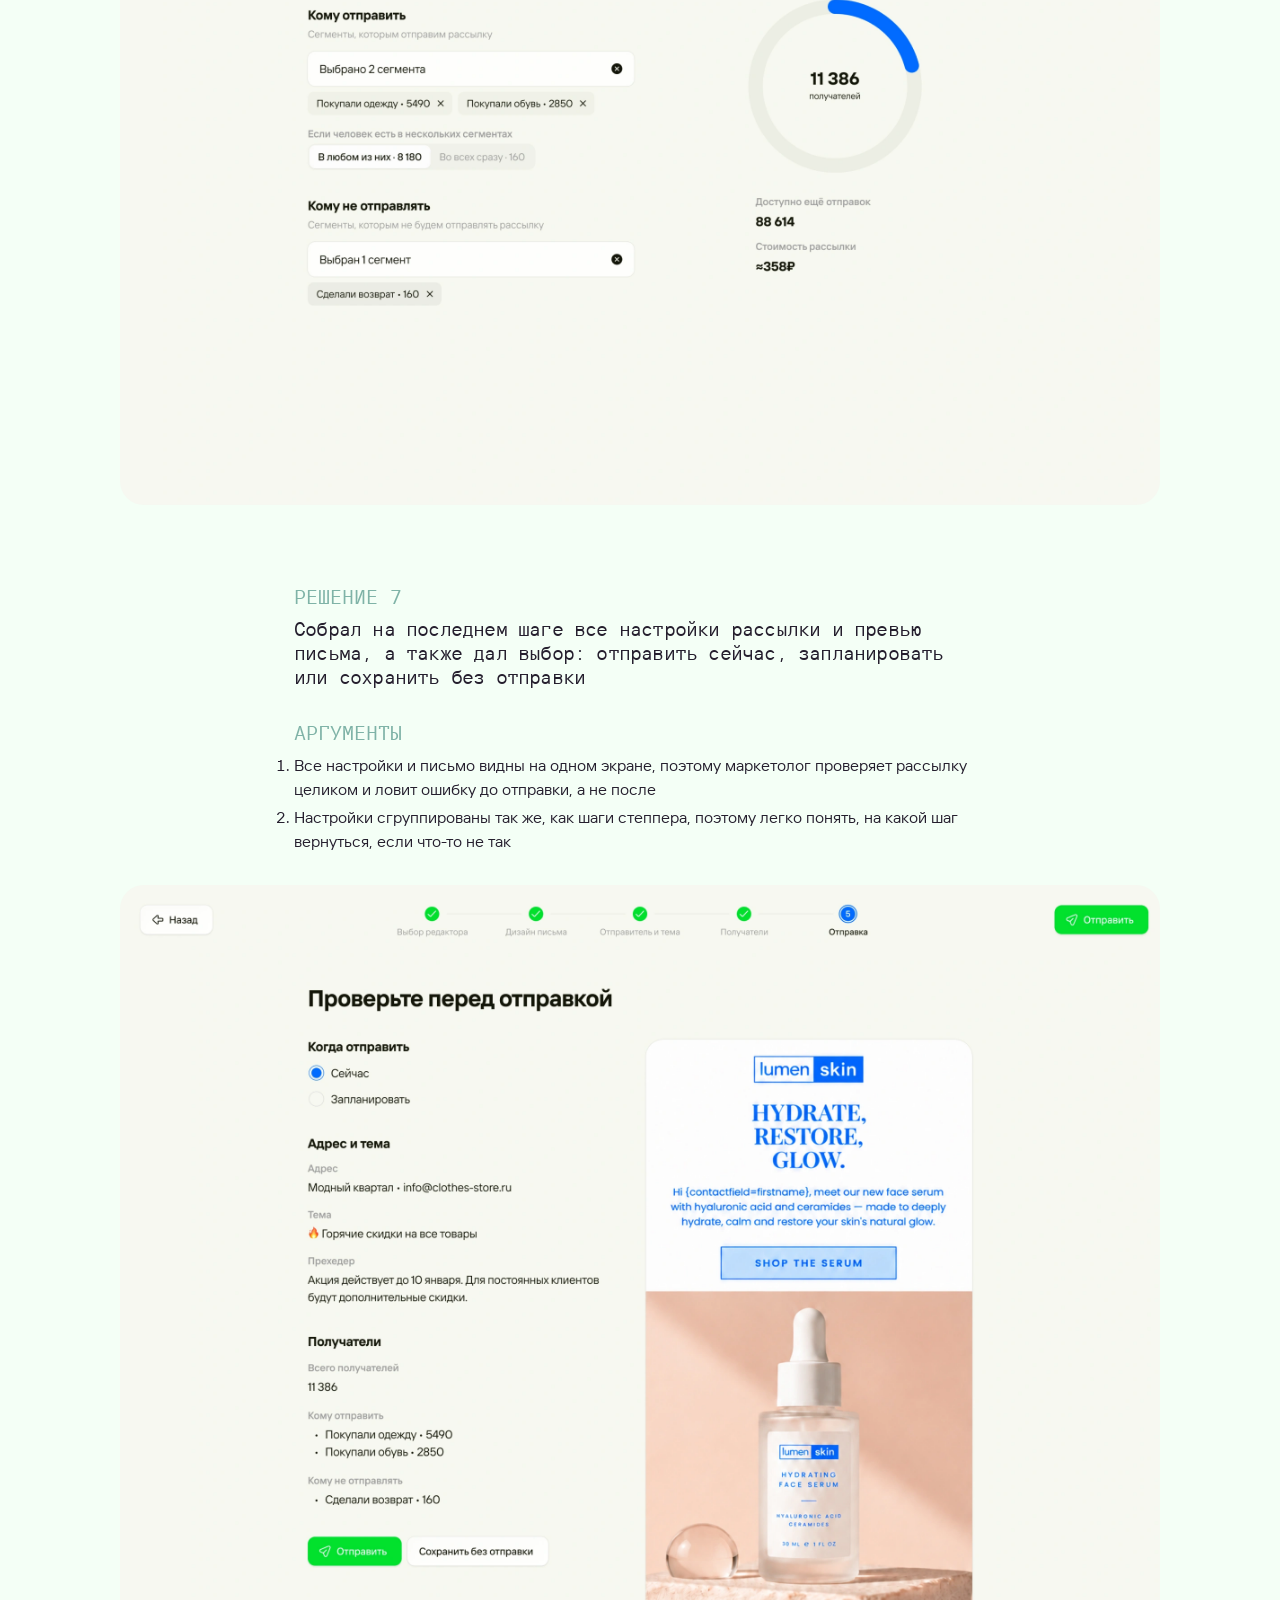
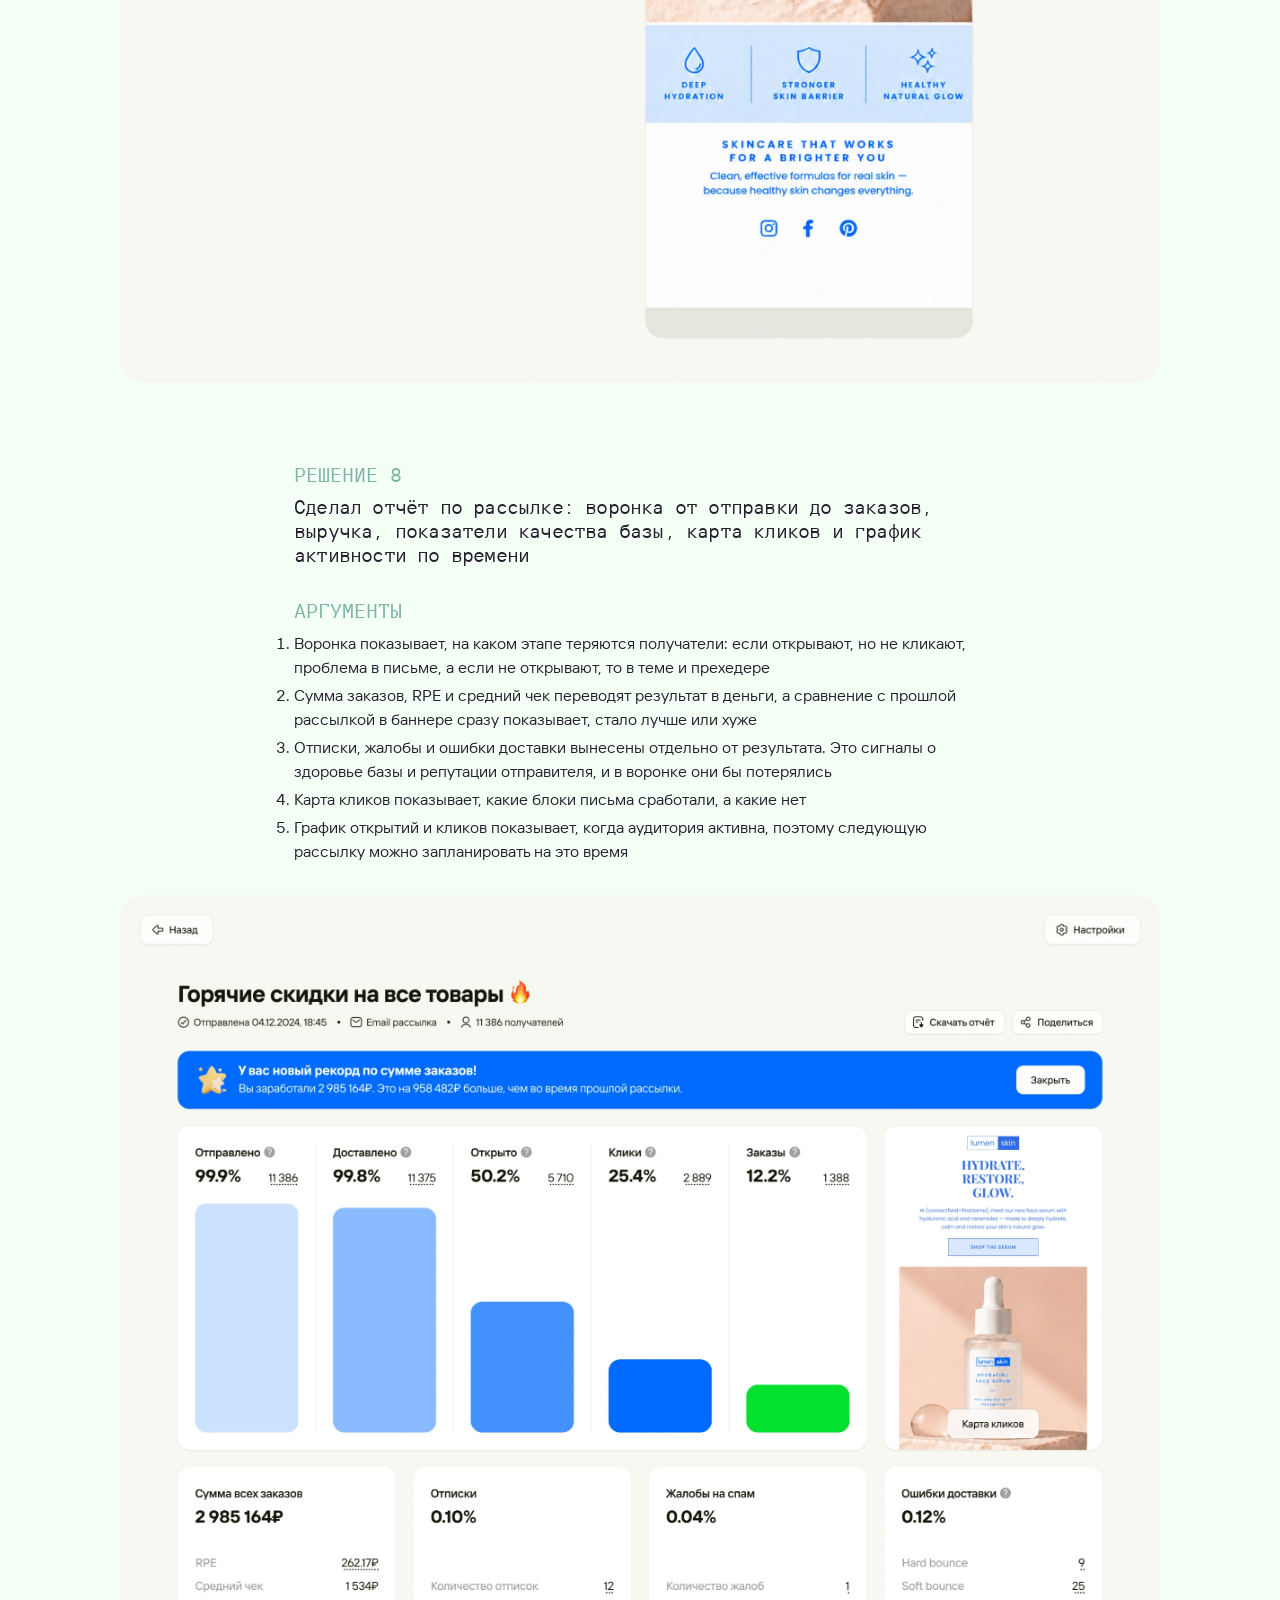
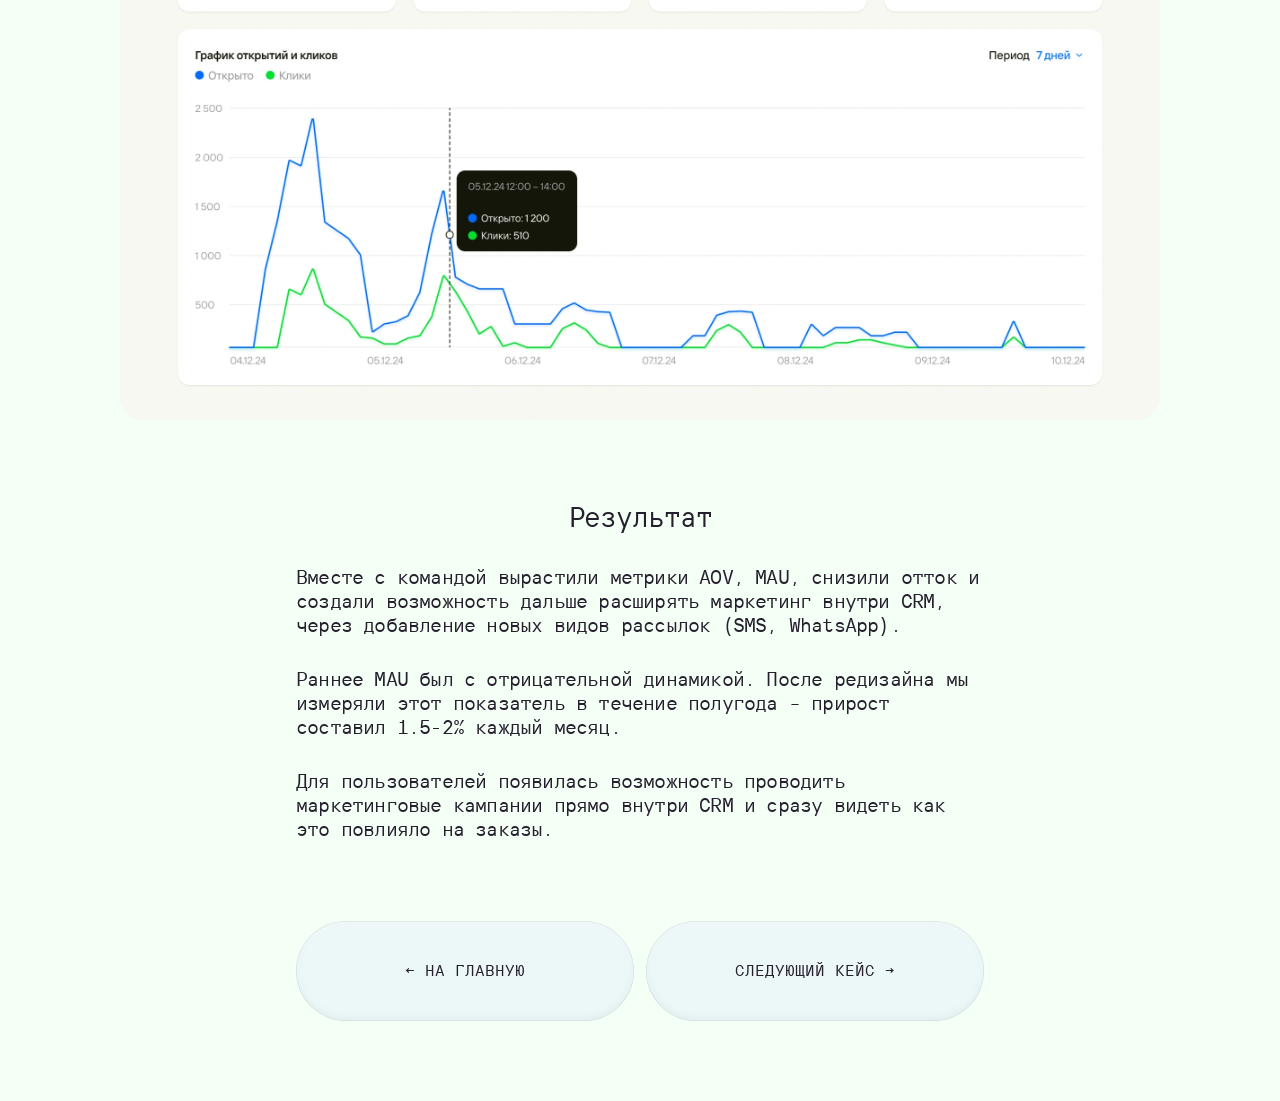
<file: case-2.html>
<!DOCTYPE html>
<html lang="ru">
  <head>
    <meta charset="utf-8">
    <meta name="viewport" content="width=device-width, initial-scale=1.0">
    <meta name="robots" content="noindex, nofollow">
    <!-- Yandex.Metrika counter -->
    <script type="text/javascript">
        (function(m,e,t,r,i,k,a){
            m[i]=m[i]||function(){(m[i].a=m[i].a||[]).push(arguments)};
            m[i].l=1*new Date();
            for (var j = 0; j < document.scripts.length; j++) {if (document.scripts[j].src === r) { return; }}
            k=e.createElement(t),a=e.getElementsByTagName(t)[0],k.async=1,k.src=r,a.parentNode.insertBefore(k,a)
        })(window, document,'script','https://mc.yandex.ru/metrika/tag.js?id=113677863', 'ym');

        ym(113677863, 'init', {ssr:true, webvisor:true, clickmap:true, ecommerce:"dataLayer", referrer: document.referrer, url: location.href, accurateTrackBounce:true, trackLinks:true});
    </script>
    <noscript><div><img src="https://mc.yandex.ru/watch/113677863" style="position:absolute; left:-9999px;" alt="" /></div></noscript>
    <!-- /Yandex.Metrika counter -->
    <title>Редизайн email-рассылок — Николай Грачев</title>
    <meta name="description" content="Редизайн сервиса email-рассылок в CRM: остановил падение и вернул рост MAU.">
    <link rel="preload" href="fonts/tt-interphases-pro-mono-regular.woff2" as="font" type="font/woff2" crossorigin>
    <link rel="preload" href="fonts/tt-interphases-pro-regular.woff2" as="font" type="font/woff2" crossorigin>
    <link rel="icon" type="image/png" href="images/favicon.png">
    <link rel="apple-touch-icon" href="images/apple-touch-icon.png">
    <link rel="stylesheet" href="css/tokens.css">
    <link rel="stylesheet" href="css/base.css">
    <link rel="stylesheet" href="css/components.css">
    <link rel="stylesheet" href="css/case.css">
  </head>
  <body>
    <header class="main-header">
      <a class="button button-small" href="index.html">← на главную</a>
      <nav class="header-buttons">
        <a class="button button-small button-fixed-92" href="https://drive.google.com/file/d/1xHJryMdsmioFay20EzBZMsBdah8leiih/view" target="_blank" rel="noopener" data-link="cv">cv</a>
        <a class="button button-small button-fixed-92" href="https://t.me/kolya01101110" target="_blank" rel="noopener" data-link="tg">tg</a>
      </nav>
    </header>

    <main class="case">
      <h1 class="case-title text-h1">Редизайн сервиса email-рассылок. Остановил падение и&nbsp;вернул рост MAU.</h1>

      <img class="case-img" src="case-2/analytic.webp" alt="Отчёт по рассылке" width="1158" height="1252">

      <section class="case-text">
        <h2 class="case-label">Проблема</h2>
        <p class="case-lead">Отрицательный MAU у&nbsp;сервиса Email рассылок внутри CRM-системы</p>
      </section>

      <section class="case-text">
        <h2 class="case-label">Контекст</h2>
        <p class="case-lead">Сервис продаётся как&nbsp;дополнительное расширение, в&nbsp;стратегию компании входит рост среднего чека и&nbsp;увеличение продаж таких дополнительных сервисов</p>
      </section>

      <section class="case-text">
        <h2 class="case-label">Задача</h2>
        <p class="case-lead">Вернуть рост MAU и&nbsp;повлиять на&nbsp;средний чек&nbsp;во&nbsp;всём продукте. Решено сделать это&nbsp;через редизайн интерфейса.</p>
      </section>

      <div class="case-notes">
        <section class="case-note">
          <h2 class="case-label">Что&nbsp;важно для&nbsp;бизнеса</h2>
          <ul class="case-list case-list--tight case-body">
            <li>Снизить отток и вернуть рост MAU</li>
            <li>Привлечь новых пользователей</li>
            <li>Догнать рынок по функциям</li>
            <li>Развивать маркетинг внутри CRM: это напрямую влияет на выручку</li>
          </ul>
        </section>
        <section class="case-note">
          <h2 class="case-label">Что&nbsp;важно для&nbsp;пользователя</h2>
          <p class="case-body">Для маркетолога, который занимается рассылкой, важен контроль и предсказуемость: нужно быстро собрать письмо без поломок в вёрстке, точно выбрать получателей, не попасть в спам и понимать, что происходит после отправки: какой open rate и click rate, как рассылка повлияла на заказы.</p>
        </section>
      </div>

      <section class="case-text case-text--gap-16">
        <h2 class="case-label">Что я&nbsp;сделал для&nbsp;решения</h2>
        <ol class="case-chips">
          <li>Разбор исследования</li>
          <li>Бенчмаркинг</li>
          <li>Проектирование</li>
          <li>Ю-тест и правки</li>
        </ol>
      </section>

      <section class="case-section">
        <div class="case-section-text">
          <div class="case-text">
            <h2 class="case-label">Решение 1</h2>
            <p class="case-lead">Убрал все&nbsp;лишние данные из&nbsp;таблицы со&nbsp;списком рассылок и&nbsp;оставил только статус и&nbsp;ключевые показатели</p>
          </div>
          <div class="case-text">
            <h3 class="case-label">Аргументы</h3>
            <ol class="case-list case-small">
              <li>Без второстепенных колонок список быстрее сканируется, и взгляд сразу попадает на то, что нужно для оценки рассылки</li>
              <li>Статус сразу показывает, на каком этапе рассылка: отправлена, запланирована или ещё в черновике</li>
              <li>Процент и абсолютное число рядом показывают и эффективность, и масштаб (6% заказов от 342 писем и от 12 840 — это разные результаты)</li>
            </ol>
          </div>
        </div>
        <img class="case-img" src="case-2/table.webp" alt="" width="1158" height="724" loading="lazy">
      </section>

      <section class="case-section">
        <div class="case-section-text">
          <div class="case-text">
            <h2 class="case-label">Решение 2</h2>
            <p class="case-lead">Настройка разбита на&nbsp;шаги. Есть три&nbsp;варианта как&nbsp;сделать письмо</p>
          </div>
          <div class="case-text">
            <h3 class="case-label">Аргументы</h3>
            <ol class="case-list case-small">
              <li>На каждом шаге одна задача, поэтому пользователь не перегружен и реже ошибается</li>
              <li>Каждый способ создания письма закрывает свой сегмент:
                <ul>
                  <li>конструктор с шаблонами нужен владельцам бизнеса, менеджерам и маркетологам без дизайнера, чтобы быстро собрать красивое письмо</li>
                  <li>текстовый редактор подходит B2B и компаниям в сфере услуг для личных писем от имени менеджера или основателя: такие письма выглядят как обычная переписка и реже попадают в «Промоакции»</li>
                  <li>поле для кода нужно средним и крупным компаниям, у которых своя команда верстает шаблоны</li>
                </ul>
              </li>
            </ol>
          </div>
        </div>
        <img class="case-img" src="case-2/step-1.webp" alt="" width="1158" height="724" loading="lazy">
      </section>

      <section class="case-section">
        <div class="case-section-text">
          <div class="case-text">
            <h2 class="case-label">Решение 3</h2>
            <p class="case-lead">Шаблоны и&nbsp;блочный конструктор</p>
          </div>
          <div class="case-text">
            <h3 class="case-label">Аргументы</h3>
            <ol class="case-list case-small">
              <li>Письмо собирается из готовых блоков, поэтому вёрстка не ломается.</li>
              <li>Предпросмотр и тестовая отправка доступны до запуска.</li>
            </ol>
          </div>
        </div>
        <img class="case-img" src="case-2/step-2.webp" alt="" width="1158" height="724" loading="lazy">
        <img class="case-img" src="case-2/step-2-1.webp" alt="" width="1158" height="724" loading="lazy">
      </section>

      <section class="case-section">
        <div class="case-section-text">
          <div class="case-text">
            <h2 class="case-label">Решение 4</h2>
            <p class="case-lead">Собрал на&nbsp;одном экране отправителя, тему, прехедер и&nbsp;файлы, а&nbsp;рядом показал, как&nbsp;письмо будет выглядеть во&nbsp;входящих на&nbsp;телефоне</p>
          </div>
          <div class="case-text">
            <h3 class="case-label">Аргументы</h3>
            <ol class="case-list case-small">
              <li>Маркетолог видит отправителя, тему и прехедер вместе, так, как их увидит получатель, а не как отдельные поля формы</li>
              <li>Превью на мобильном и счётчик символов помогают уложиться в длину, чтобы тема и прехедер не обрезались на телефоне</li>
            </ol>
          </div>
        </div>
        <img class="case-img" src="case-2/step-3.webp" alt="" width="1158" height="724" loading="lazy">
      </section>

      <section class="case-section">
        <div class="case-section-text">
          <div class="case-text">
            <h2 class="case-label">Решение 6</h2>
            <p class="case-lead">Сделал выбор получателей через сегменты и&nbsp;исключения, а&nbsp;рядом показал итоговое число получателей, остаток отправок и&nbsp;стоимость рассылки</p>
          </div>
          <div class="case-text">
            <h3 class="case-label">Аргументы</h3>
            <ol class="case-list case-small">
              <li>Число получателей пересчитывается сразу при добавлении сегмента, поэтому маркетолог видит охват ещё до отправки</li>
              <li>Остаток лимита и стоимость видны заранее, поэтому бюджет можно проверить до запуска, а не после</li>
            </ol>
          </div>
        </div>
        <img class="case-img" src="case-2/step-4.webp" alt="" width="1158" height="724" loading="lazy">
      </section>

      <section class="case-section">
        <div class="case-section-text">
          <div class="case-text">
            <h2 class="case-label">Решение 7</h2>
            <p class="case-lead">Собрал на&nbsp;последнем шаге все&nbsp;настройки рассылки и&nbsp;превью письма, а&nbsp;также дал&nbsp;выбор: отправить сейчас, запланировать или&nbsp;сохранить без&nbsp;отправки</p>
          </div>
          <div class="case-text">
            <h3 class="case-label">Аргументы</h3>
            <ol class="case-list case-small">
              <li>Все настройки и письмо видны на одном экране, поэтому маркетолог проверяет рассылку целиком и ловит ошибку до отправки, а не после</li>
              <li>Настройки сгруппированы так же, как шаги степпера, поэтому легко понять, на какой шаг вернуться, если что-то не так</li>
            </ol>
          </div>
        </div>
        <img class="case-img" src="case-2/step-5.webp" alt="" width="1158" height="1222" loading="lazy">
      </section>

      <section class="case-section">
        <div class="case-section-text">
          <div class="case-text">
            <h2 class="case-label">Решение 8</h2>
            <p class="case-lead">Сделал отчёт по&nbsp;рассылке: воронка от&nbsp;отправки до&nbsp;заказов, выручка, показатели качества базы, карта кликов и&nbsp;график активности по&nbsp;времени</p>
          </div>
          <div class="case-text">
            <h3 class="case-label">Аргументы</h3>
            <ol class="case-list case-small">
              <li>Воронка показывает, на каком этапе теряются получатели: если открывают, но не кликают, проблема в письме, а если не открывают, то в теме и прехедере</li>
              <li>Сумма заказов, RPE и средний чек переводят результат в деньги, а сравнение с прошлой рассылкой в баннере сразу показывает, стало лучше или хуже</li>
              <li>Отписки, жалобы и ошибки доставки вынесены отдельно от результата. Это сигналы о здоровье базы и репутации отправителя, и в воронке они бы потерялись</li>
              <li>Карта кликов показывает, какие блоки письма сработали, а какие нет</li>
              <li>График открытий и кликов показывает, когда аудитория активна, поэтому следующую рассылку можно запланировать на это время</li>
            </ol>
          </div>
        </div>
        <img class="case-img" src="case-2/analytic.webp" alt="" width="1158" height="1252" loading="lazy">
      </section>

      <section class="case-section">
        <h2 class="case-section-title">Результат</h2>
        <div class="case-paragraphs case-body case-col">
          <p>Вместе с командой вырастили метрики AOV, MAU, снизили отток и создали возможность дальше расширять маркетинг внутри CRM, через добавление новых видов рассылок (SMS, WhatsApp).</p>
          <p>Раннее MAU был с отрицательной динамикой. После редизайна мы измеряли этот показатель в течение полугода – прирост составил 1.5-2% каждый месяц.</p>
          <p>Для пользователей появилась возможность проводить маркетинговые кампании прямо внутри CRM и сразу видеть как это повлияло на заказы.</p>
        </div>
      </section>

      <nav class="case-end" aria-label="Дальше">
        <a class="button button-big" href="index.html">← НА ГЛАВНУЮ</a>
        <a class="button button-big" href="case-3.html">СЛЕДУЮЩИЙ КЕЙС →</a>
      </nav>
    </main>
  </body>
</html>
</file>
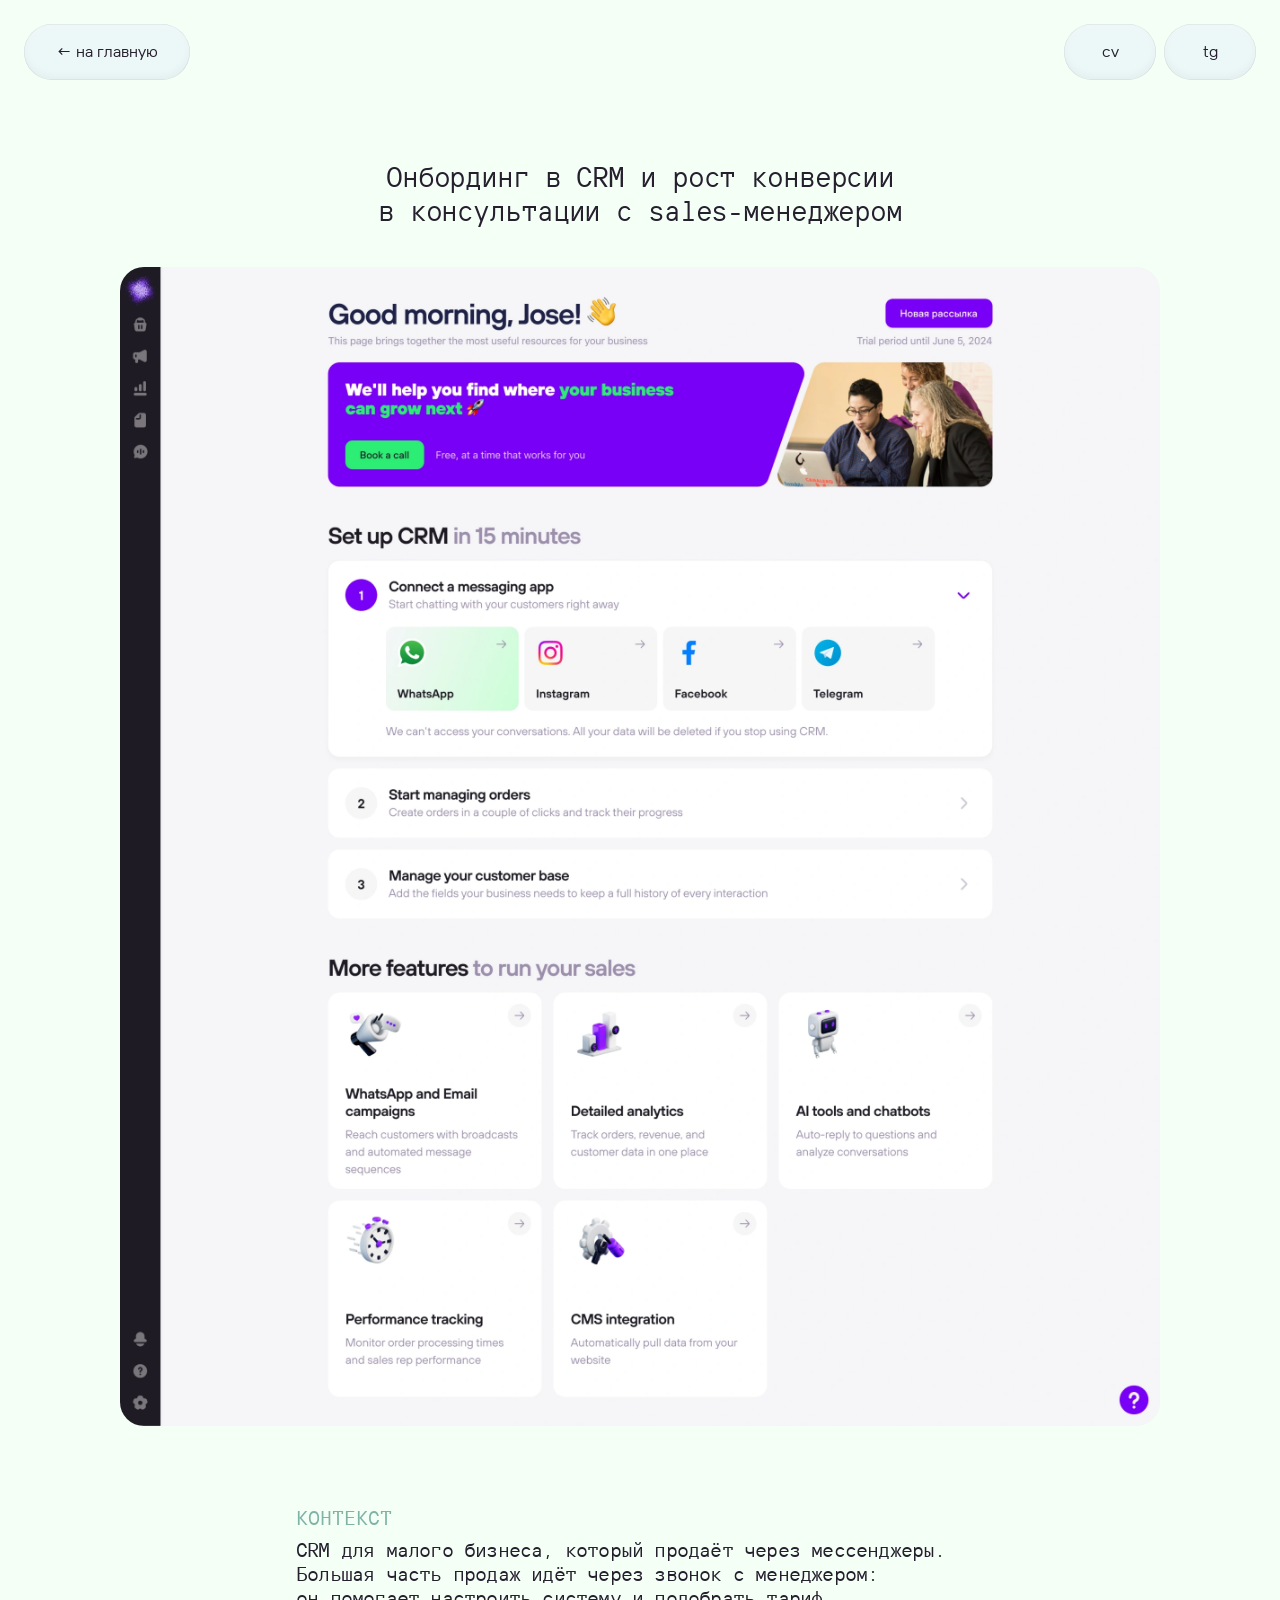
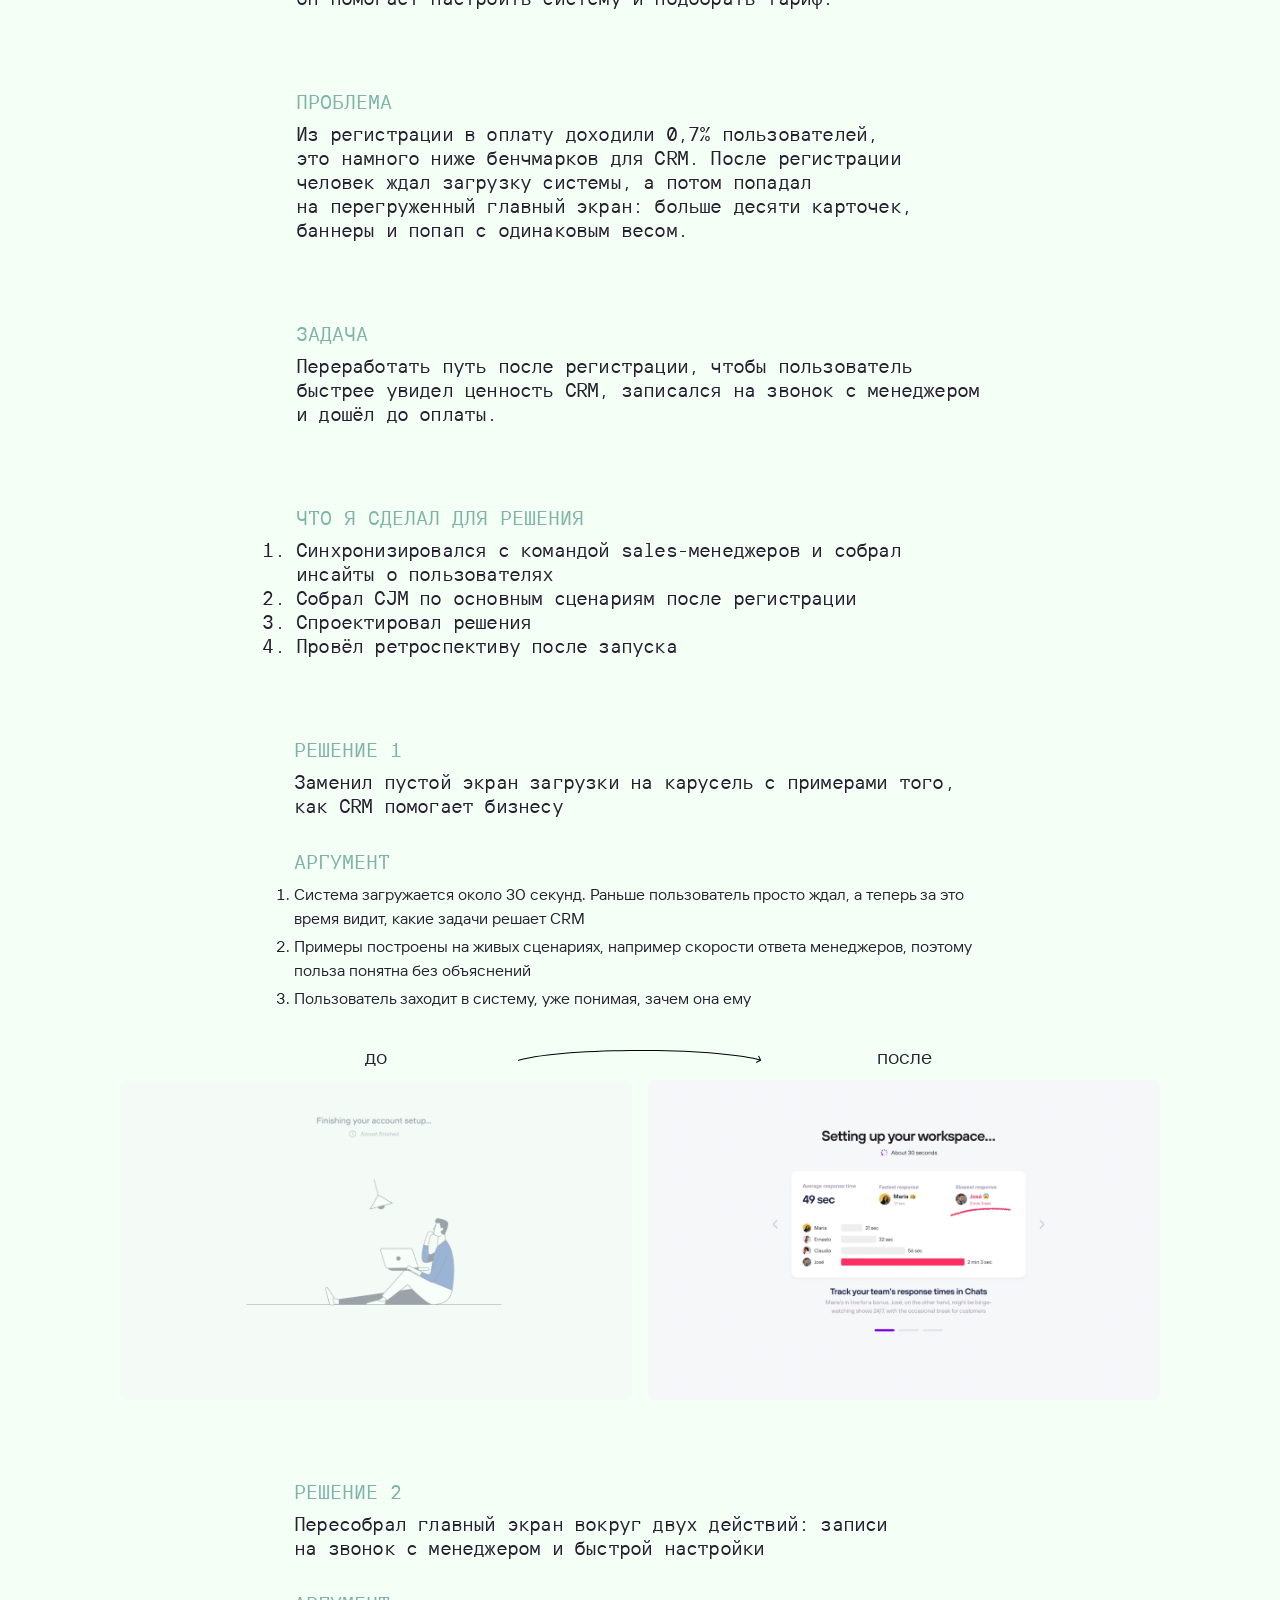
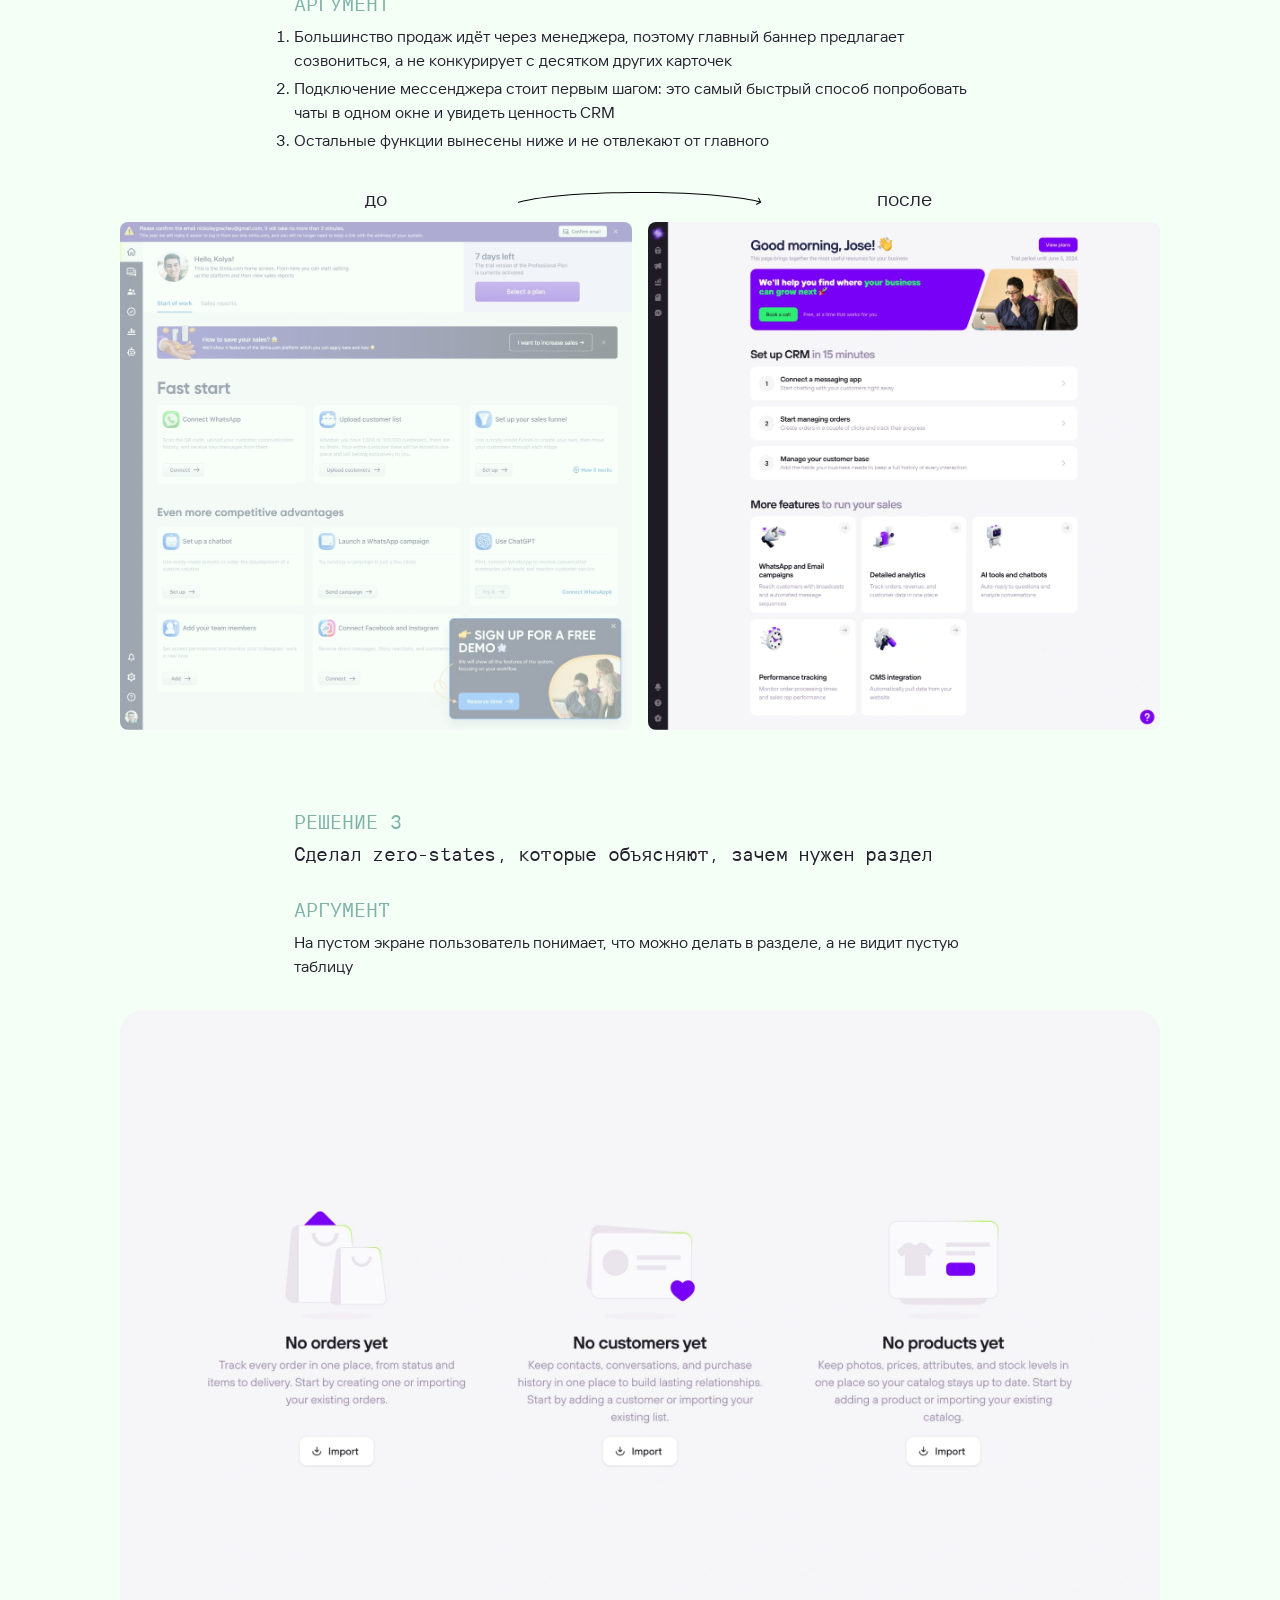
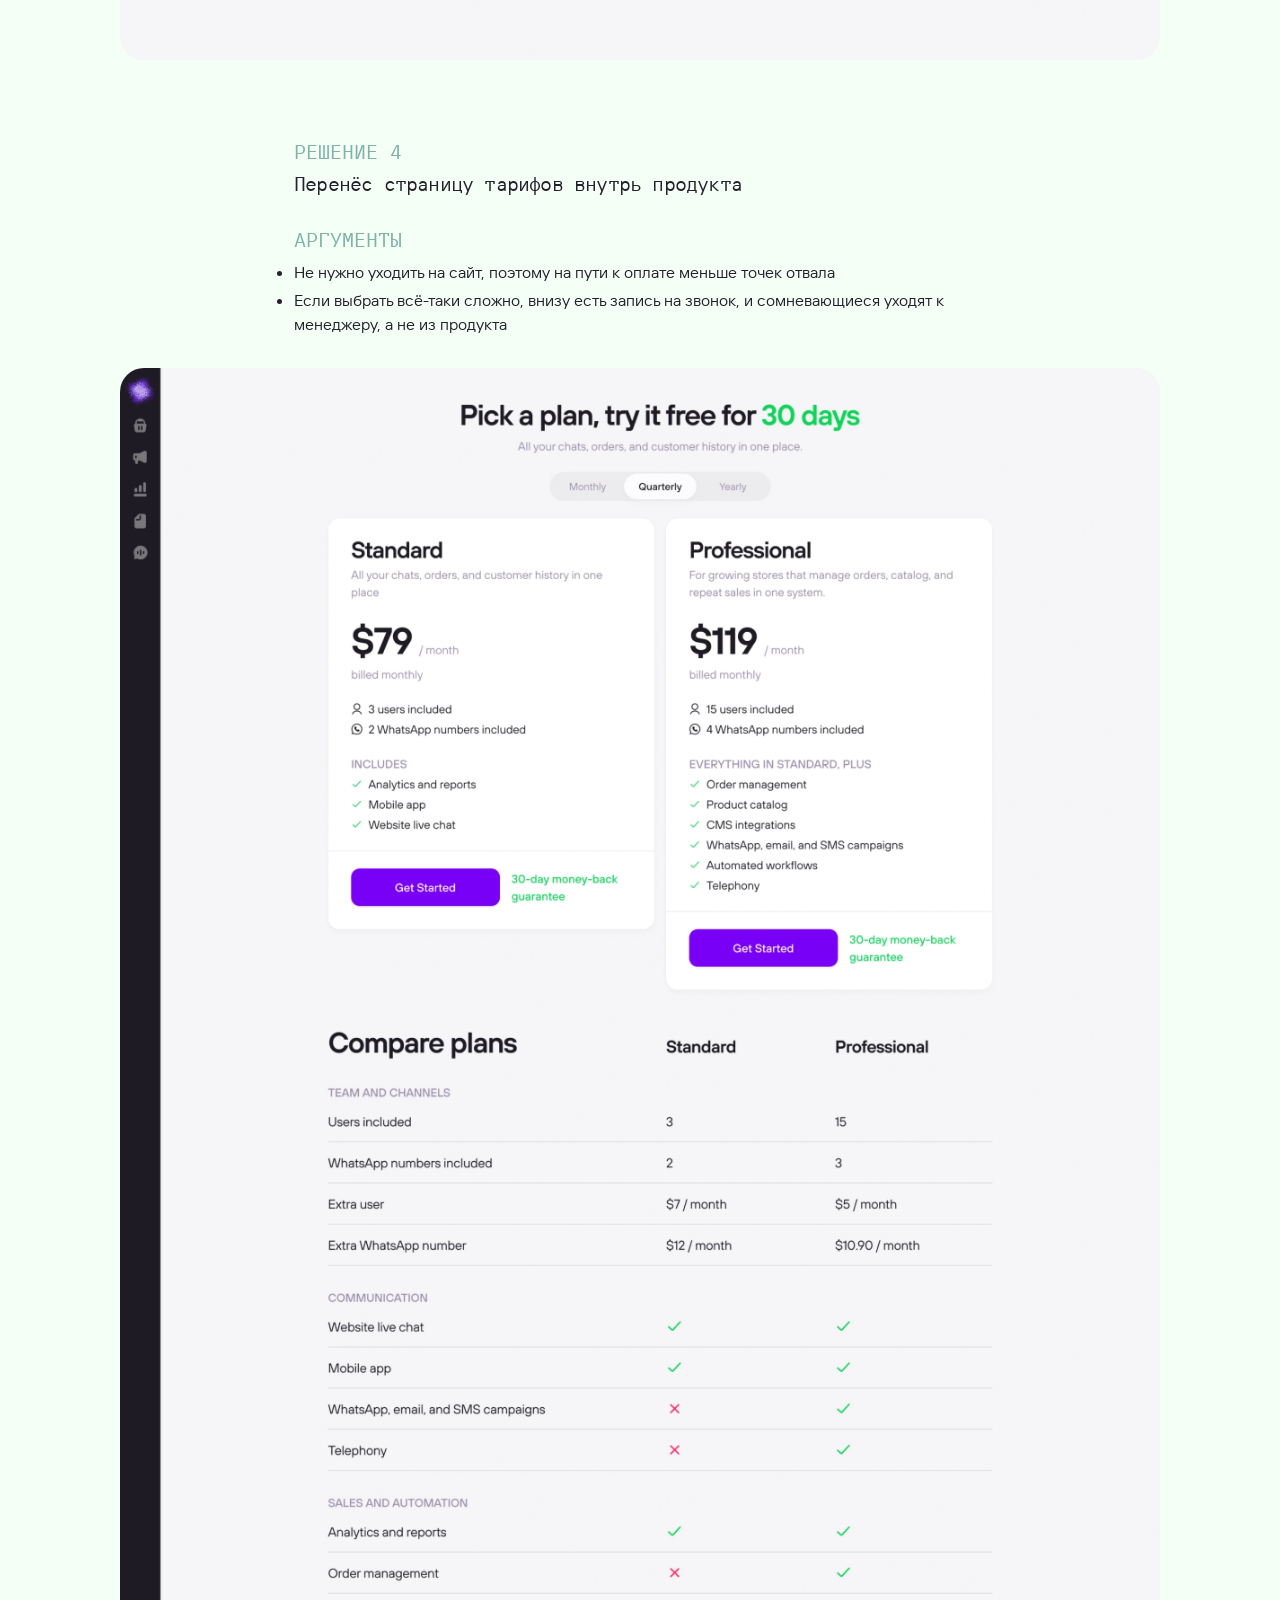
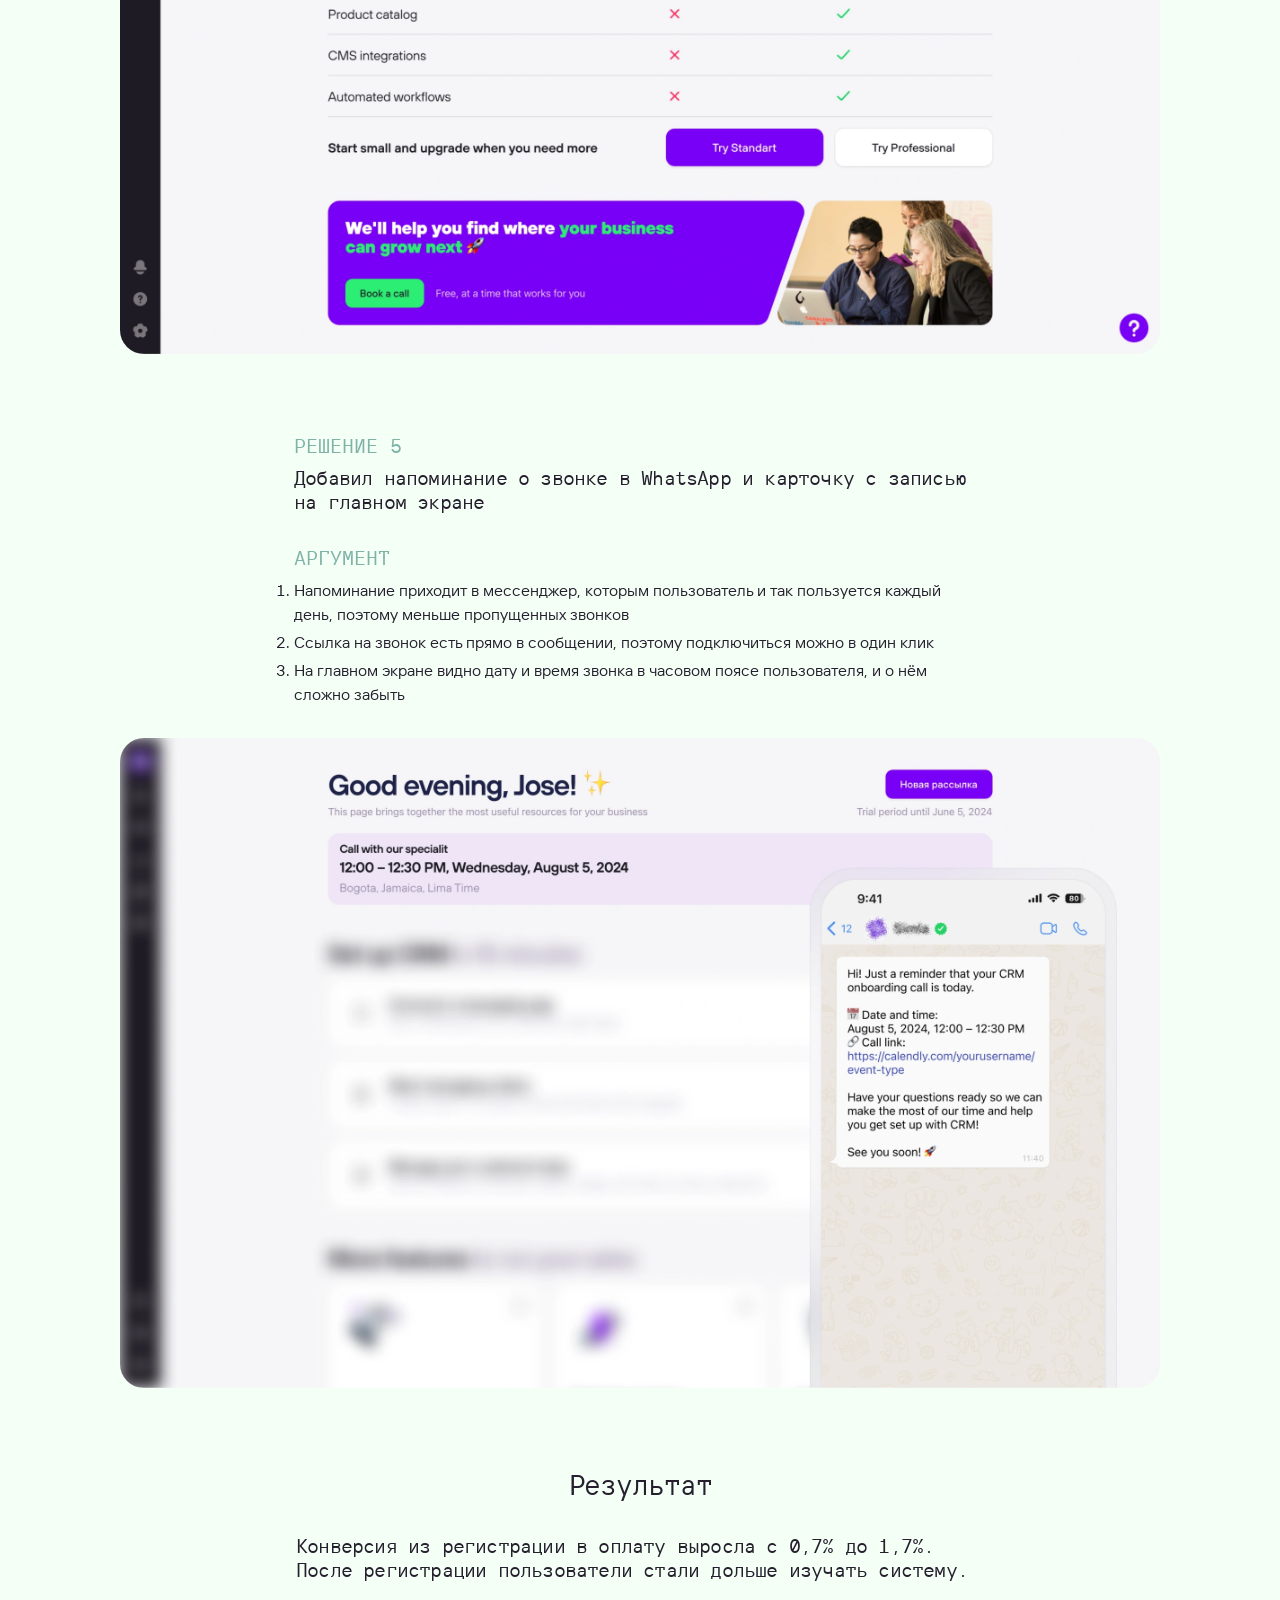
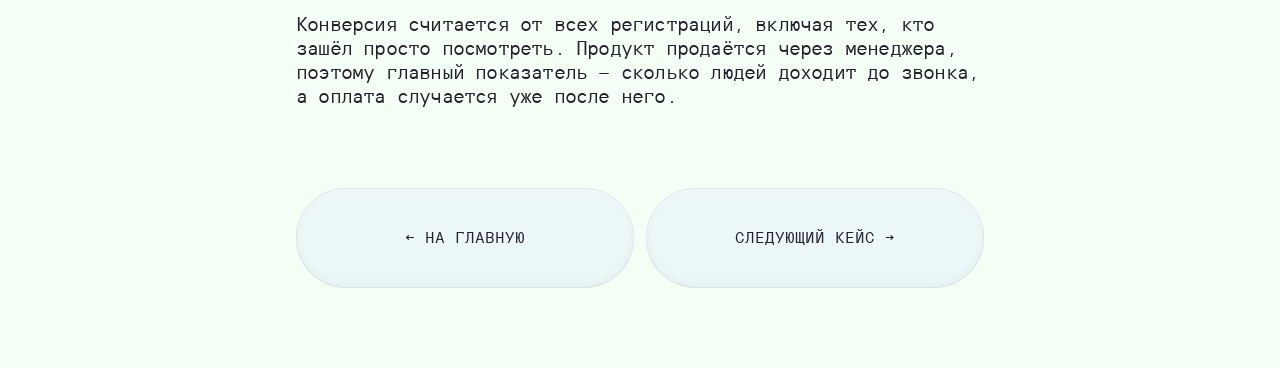
<file: case-3.html>
<!DOCTYPE html>
<html lang="ru">
  <head>
    <meta charset="utf-8">
    <meta name="viewport" content="width=device-width, initial-scale=1.0">
    <meta name="robots" content="noindex, nofollow">
    <!-- Yandex.Metrika counter -->
    <script type="text/javascript">
        (function(m,e,t,r,i,k,a){
            m[i]=m[i]||function(){(m[i].a=m[i].a||[]).push(arguments)};
            m[i].l=1*new Date();
            for (var j = 0; j < document.scripts.length; j++) {if (document.scripts[j].src === r) { return; }}
            k=e.createElement(t),a=e.getElementsByTagName(t)[0],k.async=1,k.src=r,a.parentNode.insertBefore(k,a)
        })(window, document,'script','https://mc.yandex.ru/metrika/tag.js?id=113677863', 'ym');

        ym(113677863, 'init', {ssr:true, webvisor:true, clickmap:true, ecommerce:"dataLayer", referrer: document.referrer, url: location.href, accurateTrackBounce:true, trackLinks:true});
    </script>
    <noscript><div><img src="https://mc.yandex.ru/watch/113677863" style="position:absolute; left:-9999px;" alt="" /></div></noscript>
    <!-- /Yandex.Metrika counter -->
    <title>Онбординг CRM — Николай Грачев</title>
    <meta name="description" content="Онбординг в CRM и рост конверсии в консультации с sales-менеджером.">
    <link rel="preload" href="fonts/tt-interphases-pro-mono-regular.woff2" as="font" type="font/woff2" crossorigin>
    <link rel="preload" href="fonts/tt-interphases-pro-regular.woff2" as="font" type="font/woff2" crossorigin>
    <link rel="icon" type="image/png" href="images/favicon.png">
    <link rel="apple-touch-icon" href="images/apple-touch-icon.png">
    <link rel="stylesheet" href="css/tokens.css">
    <link rel="stylesheet" href="css/base.css">
    <link rel="stylesheet" href="css/components.css">
    <link rel="stylesheet" href="css/case.css">
  </head>
  <body>
    <header class="main-header">
      <a class="button button-small" href="index.html">← на главную</a>
      <nav class="header-buttons">
        <a class="button button-small button-fixed-92" href="https://drive.google.com/file/d/1xHJryMdsmioFay20EzBZMsBdah8leiih/view" target="_blank" rel="noopener" data-link="cv">cv</a>
        <a class="button button-small button-fixed-92" href="https://t.me/kolya01101110" target="_blank" rel="noopener" data-link="tg">tg</a>
      </nav>
    </header>

    <main class="case">
      <h1 class="case-title text-h1">Онбординг в&nbsp;CRM и&nbsp;рост конверсии в&nbsp;консультации с&nbsp;sales-менеджером</h1>

      <img class="case-img" src="case-3/main-1.webp" alt="Главный экран CRM после регистрации" width="1158" height="1290">

      <section class="case-text">
        <h2 class="case-label">Контекст</h2>
        <p class="case-lead">CRM для&nbsp;малого бизнеса, который продаёт через мессенджеры. Большая часть продаж идёт через звонок с&nbsp;менеджером: он&nbsp;помогает настроить систему и&nbsp;подобрать тариф.</p>
      </section>

      <section class="case-text">
        <h2 class="case-label">Проблема</h2>
        <p class="case-lead">Из&nbsp;регистрации в&nbsp;оплату доходили 0,7%&nbsp;пользователей, это&nbsp;намного ниже бенчмарков для&nbsp;CRM. После регистрации человек ждал загрузку системы, а&nbsp;потом попадал на&nbsp;перегруженный главный экран: больше десяти карточек, баннеры и&nbsp;попап с&nbsp;одинаковым весом.</p>
      </section>

      <section class="case-text">
        <h2 class="case-label">Задача</h2>
        <p class="case-lead">Переработать путь после регистрации, чтобы пользователь быстрее увидел ценность CRM, записался на&nbsp;звонок с&nbsp;менеджером и&nbsp;дошёл до&nbsp;оплаты.</p>
      </section>

      <section class="case-text">
        <h2 class="case-label">Что я&nbsp;сделал для&nbsp;решения</h2>
        <ol class="case-list case-list--tight case-lead">
          <li>Синхронизировался с командой sales-менеджеров и собрал инсайты о пользователях</li>
          <li>Собрал CJM по основным сценариям после регистрации</li>
          <li>Спроектировал решения</li>
          <li>Провёл ретроспективу после запуска</li>
        </ol>
      </section>

      <section class="case-section">
        <div class="case-section-text">
          <div class="case-text">
            <h2 class="case-label">Решение 1</h2>
            <p class="case-lead">Заменил пустой экран загрузки на&nbsp;карусель с&nbsp;примерами того, как&nbsp;CRM помогает бизнесу</p>
          </div>
          <div class="case-text">
            <h3 class="case-label">Аргумент</h3>
            <ol class="case-list case-small">
              <li>Система загружается около 30 секунд. Раньше пользователь просто ждал, а теперь за это время видит, какие задачи решает CRM</li>
              <li>Примеры построены на живых сценариях, например скорости ответа менеджеров, поэтому польза понятна без объяснений</li>
              <li>Пользователь заходит в систему, уже понимая, зачем она ему</li>
            </ol>
          </div>
        </div>
        <div class="case-compare" data-fit="1040">
          <figure>
            <figcaption>до</figcaption>
            <img class="is-old" src="case-3/main-2-old.webp" alt="" width="571" height="357" loading="lazy">
          </figure>
          <figure>
            <figcaption>после</figcaption>
            <img src="case-3/main-2.webp" alt="" width="571" height="357" loading="lazy">
          </figure>
          <img class="case-compare-arrow" src="images/arrow-curve.svg" alt="" width="244" height="13">
        </div>
      </section>

      <section class="case-section">
        <div class="case-section-text">
          <div class="case-text">
            <h2 class="case-label">Решение 2</h2>
            <p class="case-lead">Пересобрал главный экран вокруг двух действий: записи на&nbsp;звонок с&nbsp;менеджером и&nbsp;быстрой настройки</p>
          </div>
          <div class="case-text">
            <h3 class="case-label">Аргумент</h3>
            <ol class="case-list case-small">
              <li>Большинство продаж идёт через менеджера, поэтому главный баннер предлагает созвониться, а не конкурирует с десятком других карточек</li>
              <li>Подключение мессенджера стоит первым шагом: это самый быстрый способ попробовать чаты в одном окне и увидеть ценность CRM</li>
              <li>Остальные функции вынесены ниже и не отвлекают от главного</li>
            </ol>
          </div>
        </div>
        <div class="case-compare" data-fit="1040">
          <figure>
            <figcaption>до</figcaption>
            <img class="is-old" src="case-3/main-3-old.webp" alt="" width="571" height="566" loading="lazy">
          </figure>
          <figure>
            <figcaption>после</figcaption>
            <img src="case-3/main-3.webp" alt="" width="571" height="566" loading="lazy">
          </figure>
          <img class="case-compare-arrow" src="images/arrow-curve.svg" alt="" width="244" height="13">
        </div>
      </section>

      <section class="case-section">
        <div class="case-section-text">
          <div class="case-text">
            <h2 class="case-label">Решение 3</h2>
            <p class="case-lead">Сделал zero-states, которые объясняют, зачем нужен раздел</p>
          </div>
          <div class="case-text">
            <h3 class="case-label">Аргумент</h3>
            <p class="case-small">На пустом экране пользователь понимает, что можно делать в разделе, а не видит пустую таблицу</p>
          </div>
        </div>
        <img class="case-img" src="case-3/main-3-3.webp" alt="" width="1158" height="724" loading="lazy">
      </section>

      <section class="case-section">
        <div class="case-section-text">
          <div class="case-text">
            <h2 class="case-label">Решение 4</h2>
            <p class="case-lead">Перенёс страницу тарифов внутрь продукта</p>
          </div>
          <div class="case-text">
            <h3 class="case-label">Аргументы</h3>
            <ul class="case-list case-small">
              <li>Не нужно уходить на сайт, поэтому на пути к оплате меньше точек отвала</li>
              <li>Если выбрать всё-таки сложно, внизу есть запись на звонок, и сомневающиеся уходят к менеджеру, а не из продукта</li>
            </ul>
          </div>
        </div>
        <img class="case-img" src="case-3/main-4.webp" alt="" width="1158" height="1766" loading="lazy">
      </section>

      <section class="case-section">
        <div class="case-section-text">
          <div class="case-text">
            <h2 class="case-label">Решение 5</h2>
            <p class="case-lead">Добавил напоминание о&nbsp;звонке в&nbsp;WhatsApp и&nbsp;карточку с&nbsp;записью на&nbsp;главном экране</p>
          </div>
          <div class="case-text">
            <h3 class="case-label">Аргумент</h3>
            <ol class="case-list case-small">
              <li>Напоминание приходит в мессенджер, которым пользователь и так пользуется каждый день, поэтому меньше пропущенных звонков</li>
              <li>Ссылка на звонок есть прямо в сообщении, поэтому подключиться можно в один клик</li>
              <li>На главном экране видно дату и время звонка в часовом поясе пользователя, и о нём сложно забыть</li>
            </ol>
          </div>
        </div>
        <img class="case-img" src="case-3/main-5.webp" alt="" width="1158" height="724" loading="lazy">
      </section>

      <section class="case-section">
        <h2 class="case-section-title">Результат</h2>
        <div class="case-paragraphs case-body case-col">
          <p>Конверсия из регистрации в оплату выросла с 0,7% до 1,7%. После регистрации пользователи стали дольше изучать систему.</p>
          <p>Конверсия считается от всех регистраций, включая тех, кто зашёл просто посмотреть. Продукт продаётся через менеджера, поэтому главный показатель — сколько людей доходит до звонка, а оплата случается уже после него.</p>
        </div>
      </section>

      <nav class="case-end" aria-label="Дальше">
        <a class="button button-big" href="index.html">← НА ГЛАВНУЮ</a>
        <a class="button button-big" href="case-1.html">СЛЕДУЮЩИЙ КЕЙС →</a>
      </nav>
    </main>
    <script src="js/fit.js"></script>
  </body>
</html>
</file>
<file: css/tokens.css>
/* Дизайн-токены. Значения из Figma (Portfolio — autumn 2026). */
:root {
  /* цвета */
  --white: #F4FFF6;        /* фон страницы */
  --black: #251F2E;        /* основной текст, активная пилюля */
  --light-grey: #ECF7F7;   /* фон кнопок и карточек */
  --light-grey-hover: #DBF0F0;
  --light-grey-active: #C9E8E8;
  --light-violet: #F7F6F9; /* фон карточки «ui-сахар» */
  --middle-grey: #9FC6BD;  /* акцентная часть заголовка */
  --blue: #4920FF;         /* рукописная подпись */
  --border: rgba(37, 31, 46, 0.12);

  /* шрифты */
  --font-sans: "TT Interphases Pro", system-ui, sans-serif;
  --font-mono: "TT Interphases Pro Mono", ui-monospace, monospace;
  --font-hand: "Nothing You Could Do", cursive;

  /* эффекты */
  --shadow-inset: inset 0 4px 8px 0 rgba(255, 255, 255, 0.20),
                  inset 0 -4px 8px 0 rgba(37, 31, 46, 0.04);
  --stroke-inside: inset 0 0 0 0.5px var(--border); /* обводка внутрь, как в Figma */
  --blur: blur(4px);

  /* сетка и отступы */
  --page-padding: 24px;
  --header-height: 56px;
  --grid-gap: 8px;
  --radius-card: 20px;
  --radius-media: 24px;    /* обложки, шоты, крупные картинки */
  --radius-pill: 100px;
}

/* Адаптив: десктоп ≥1024 (тянется на всю ширину), планшет 768–1023, мобилка ≤767 */
@media (max-width: 767px) {
  :root { --page-padding: 16px; }
}
</file>
<file: css/base.css>
/* Шрифты */
@font-face {
  font-family: "TT Interphases Pro";
  src: url("../fonts/tt-interphases-pro-regular.woff2") format("woff2");
  font-weight: 400;
  font-style: normal;
  font-display: block;
}
@font-face {
  font-family: "TT Interphases Pro";
  src: url("../fonts/tt-interphases-pro-medium.woff2") format("woff2");
  font-weight: 500;
  font-style: normal;
  font-display: block;
}
@font-face {
  font-family: "TT Interphases Pro Mono";
  src: url("../fonts/tt-interphases-pro-mono-regular.woff2") format("woff2");
  font-weight: 400;
  font-style: normal;
  font-display: block;
}
@font-face {
  font-family: "Nothing You Could Do";
  src: url("../fonts/nothing-you-could-do.woff2") format("woff2");
  font-weight: 400;
  font-style: normal;
  font-display: block;
}

/* Ресет */
*, *::before, *::after { box-sizing: border-box; }
html { scroll-behavior: smooth; }
body {
  margin: 0;
  background-color: var(--white);
  color: var(--black);
  font-family: var(--font-sans);
  font-size: 16px;
  line-height: 1.5;
  -webkit-font-smoothing: antialiased;
  -moz-osx-font-smoothing: grayscale;
}
h1, h2, h3, p { margin: 0; font-weight: 400; }
img { display: block; max-width: 100%; }
a { color: inherit; text-decoration: none; }
button { font: inherit; color: inherit; }

/* Типографика */
.text-h1 {               /* hero и заголовки кейсов, 28 / 120% */
  font-family: var(--font-mono);
  font-size: 28px;
  line-height: 1.2;
  letter-spacing: -0.04em;
}
.text-h2 {               /* заголовок карточки, 20 / 120% */
  font-family: var(--font-mono);
  font-size: 20px;
  line-height: 1.2;
  letter-spacing: -0.04em;
}
.text-mono-16 {          /* 16 / 120% */
  font-family: var(--font-mono);
  font-size: 16px;
  line-height: 1.2;
  letter-spacing: -0.04em;
}
.text-16 {               /* 16 / 150% */
  font-family: var(--font-sans);
  font-size: 16px;
  line-height: 1.5;
}
.text-handwrite-32 {
  font-family: var(--font-hand);
  font-size: 32px;
  line-height: 1.2;
  letter-spacing: -0.04em;
  color: var(--blue);
}
.text-middle-grey { color: var(--middle-grey); }

/* Доступность: фокус только с клавиатуры */
:focus-visible {
  outline: 2px solid var(--blue);
  outline-offset: 2px;
}
.visually-hidden {
  position: absolute; width: 1px; height: 1px; margin: -1px;
  overflow: hidden; clip: rect(0 0 0 0); white-space: nowrap;
}

/* Адаптив: типографика */
@media (max-width: 1023px) {
  .text-h1 { font-size: 26px; }
}
@media (max-width: 767px) {
  .text-h1 { font-size: 24px; }
  .text-h2 { font-size: 18px; }
}
</file>
<file: css/components.css>
/* Кнопки — компонент «Frame 3» из ui kit */
.button {
  display: inline-flex;
  align-items: center;
  justify-content: center;
  padding: 4px 32px 6px;
  border: none;
  border-radius: var(--radius-pill);
  box-shadow: var(--stroke-inside), var(--shadow-inset);
  font-family: var(--font-sans);
  font-size: 16px;
  line-height: 1.5;
  white-space: nowrap;
  cursor: pointer;
  transition: background-color .2s ease;
}
/* small: 56px, сплошная (шапка) */
.button-small {
  height: var(--header-height);
  background-color: var(--light-grey);
}
.button-small:hover  { background-color: var(--light-grey-hover); }
.button-small:active { background-color: var(--light-grey-active); }

/* middle: 52px, сплошная (карточки, футер) */
.button-middle {
  height: 52px;
  background-color: var(--light-grey);
}
.button-middle:hover  { background-color: var(--light-grey-hover); }
.button-middle:active { background-color: var(--light-grey-active); }

.button-fixed-92 { width: 92px; padding-inline: 0; }

/* Segment control — «Frame 1» */
.switch {
  position: relative;
  display: inline-flex;
  align-items: center;
  padding: 4px;
  border-radius: var(--radius-pill);
  box-shadow: var(--stroke-inside);
  background: rgba(244, 255, 246, 0.8);
  -webkit-backdrop-filter: var(--blur);
  backdrop-filter: var(--blur);
  font-family: var(--font-sans);
  font-size: 20px;
  line-height: 1.5;
}
.pill {
  position: absolute;
  top: 4px;
  bottom: 4px;
  left: 4px;
  border-radius: var(--radius-pill);
  background: var(--black);
  box-shadow: var(--shadow-inset);
  transition: translate 280ms cubic-bezier(.4, 0, .2, 1),
              width 300ms cubic-bezier(.34, 1.3, .64, 1) 0.22s;
}
.pill.is-moving {
  animation: pill-squish 520ms linear;
}
@keyframes pill-squish {
  0%   { scale: 1 1; }
  58%  { scale: 1 1; }
  76%  { scale: .97 1.01; }
  100% { scale: 1 1; }
}
@media (prefers-reduced-motion: reduce) {
  .pill { transition: none; }
  .pill.is-moving { animation: none; }
}
.switch-item {
  position: relative;
  z-index: 1;
  display: flex;
  align-items: center;
  justify-content: center;
  height: 48px;
  padding: 4px 24px 6px;
  border: none;
  background: none;
  border-radius: var(--radius-pill);
  color: var(--black);
  cursor: pointer;
  white-space: nowrap;
  transition: color .3s ease;
}
.switch-item.is-active {
  color: #FFFFFF;
  cursor: default;
}

/* Шапка */
.main-header {
  position: fixed;
  top: 0;
  left: 0;
  z-index: 10;
  width: 100%;
  padding: var(--page-padding);
  display: flex;
  justify-content: space-between;
  align-items: flex-start;
  pointer-events: none;   /* прозрачные зоны шапки не перехватывают клики */
}
.main-header > * { pointer-events: auto; }
/* Свич «кейсы / ui сахар» — по центру страницы, а не между логотипом и cv/tg
   (они разной ширины, и во флексе свич кренило влево). На мобилке — во флексе, справа */
@media (min-width: 768px) {
  .main-header > .switch {
    position: absolute;
    top: var(--page-padding);
    left: 50%;
    translate: -50% 0;
  }
}
.main-header-logo img { width: 56px; height: 54px; }
.header-buttons {
  display: flex;
  gap: 8px;
}

/* big: 100px, кнопки «СРАЗУ В ФИГМУ», «ВСЕ АРТЕФАКТЫ» */
.button-big {
  height: 100px;
  gap: 10px;
  padding: 4px 60px 6px;
  font-family: var(--font-mono);
  font-size: 16px;
  line-height: 1.5;
  background-color: var(--light-grey);
}
.button-big:hover  { background-color: var(--light-grey-hover); }
.button-big:active { background-color: var(--light-grey-active); }
.button-big > img { width: 24px; height: 24px; }

/* dark — тёмный вариант из ui kit */
.button-dark {
  color: var(--white);
  background-color: var(--black);
  box-shadow: var(--stroke-inside),
              inset 0 4px 12px 0 rgba(255, 255, 255, 0.16),
              inset 0 -4px 12px 0 #18141E;
}
.button-dark:hover  { background-color: #110E15; }
.button-dark:active { background-color: #000000; }

/* Мобилка: шапка ниже (48), кнопки и свич компактнее, чтобы всё влезало в 320–375 */
@media (max-width: 767px) {
  :root { --header-height: 48px; }
  .main-header .button { padding-inline: 20px; font-size: 16px; }
  .main-header .button-fixed-92 { width: auto; }
  .main-header-logo img { width: 48px; height: 46px; }
  .main-header .switch { font-size: 16px; }
  .main-header .switch-item { height: 40px; padding-inline: 16px; }
}
@media (max-width: 359px) {
  .main-header .button { padding-inline: 16px; }
  .main-header .switch-item { padding-inline: 12px; }
}
</file>
<file: css/home.css>
/* Главная — фрейм «main» 1440 */
.container {
  padding: 0 var(--page-padding) var(--page-padding);
}

/* «Кейсы»: сетка 12 колонок. Слева «обо мне» (колонки 1–4) — стики, справа обложки (6–12).
   Обо мне и обложки начинаются в 40px под шапкой и на этом же уровне залипает «обо мне» */
.home {
  --home-top: calc(var(--page-padding) + var(--header-height) + 40px);  /* 24 + шапка 56 + 40 = 120 */
  display: grid;
  grid-template-columns: repeat(12, 1fr);
  grid-template-rows: 1fr auto;
  column-gap: var(--grid-gap);
  padding-top: var(--home-top);
}
/* Колонка «обо мне» тянется до футера: при скролле блок стоит на месте
   и останавливается над текстом футера, не наезжая на него */
.about {
  grid-column: 1 / 5;
  grid-row: 1;
  padding-bottom: 40px;
}
.about-sticky {
  position: sticky;
  top: var(--home-top);
  display: flex;
  flex-direction: column;
  align-items: flex-start;
  gap: 24px;
}

/* Аватарка 100 с синей дугой (Figma «vide» 825:7144). Клик — видео-кружок со звуком */
.hero-loom {
  position: relative;
  display: block;
  width: 100px;
  height: 100px;
  padding: 0;
  border: none;
  border-radius: 50%;
  background: none;
  cursor: pointer;
  transition: transform .3s cubic-bezier(.4, 0, .2, 1);
}
.hero-loom[hidden] { display: none; }
@media (hover: hover) {
  .hero-loom:hover { transform: scale(1.04); }
}
@media (prefers-reduced-motion: reduce) {
  .hero-loom { transition: none; }
}
.hero-loom-media {
  display: block;
  width: 100px;
  height: 100px;
  border-radius: 50%;
  object-fit: cover;
}
/* Дуга: четверть круга сверху справа, 2px. --progress (0…1) можно двигать из js */
.hero-loom-ring {
  --progress: .25;
  position: absolute;
  inset: 0;
  rotate: -90deg;
  overflow: visible;
  pointer-events: none;
}
.hero-loom-ring circle {
  fill: none;
  stroke: var(--blue);
  stroke-width: 2;
  stroke-dasharray: calc(var(--progress) * 100) 100;
}

/* Табы, которые переключает segment control */
[data-tab-panel][hidden] { display: none; }

/* Обложки кейсов: картинка 809×525 со стрелкой, под ней подпись */
.works {
  grid-column: 6 / 13;
  grid-row: 1 / 3;
  display: flex;
  flex-direction: column;
  gap: 60px;
}
.work {
  display: flex;
  flex-direction: column;
  gap: 14px;
}
.work-preview {
  position: relative;
  display: block;
  aspect-ratio: 809 / 525;
  overflow: hidden;
  border-radius: var(--radius-media);
  background-color: var(--light-grey);
}
.work-preview--violet { background-color: var(--light-violet); }
.work-preview > img {
  width: 100%;
  height: 100%;
  object-fit: cover;
  transition: transform .4s cubic-bezier(.4, 0, .2, 1);
}
/* Кружок ↗ — тёмный, 48px, 16 от правого верхнего угла */
.work-arrow {
  position: absolute;
  top: 16px;
  right: 16px;
  display: flex;
  align-items: center;
  justify-content: center;
  width: 48px;
  height: 48px;
  border-radius: var(--radius-pill);
  background-color: var(--black);
  box-shadow: var(--stroke-inside),
              inset 0 4px 12px 0 rgba(255, 255, 255, 0.16),
              inset 0 -4px 12px 0 #19151E;
  color: var(--white);
  font-size: 20px;
  line-height: 1.5;
  transition: transform .3s cubic-bezier(.4, 0, .2, 1);
}
@media (hover: hover) {
  .work:hover .work-preview > img { transform: scale(1.02); }
  .work:hover .work-arrow { transform: scale(1.08); }
}
@media (prefers-reduced-motion: reduce) {
  .work-preview > img,
  .work-arrow { transition: none; }
}

/* Футер: текст внизу левой колонки, низ — по низу последней подписи */
.main-footer {
  grid-column: 1 / 5;
  grid-row: 2;
  align-self: end;
}
.main-footer-link { color: var(--blue); }
@media (hover: hover) {
  .main-footer-link:hover { text-decoration: underline; text-underline-offset: 3px; }
}
.main-footer-buttons {
  display: none;          /* cv/tg есть в шапке; на мобилке — здесь */
  gap: 8px;
  margin-top: 24px;
}

/* Таб «ui сахар» — фрейм «ui». Шоты 1392×800, картинка по центру */
.shots {
  display: flex;
  flex-direction: column;
  gap: var(--grid-gap);
  padding-top: var(--page-padding); /* первый шот на 24px от верха, шапка лежит поверх */
}
.shot {
  --shot-bg: var(--light-grey);
  --shot-stroke: transparent;   /* обводка 8px снаружи картинки, как Stroke Outside в Figma */
  --shot-radius: 28px;
  height: 800px;
  display: flex;
  align-items: center;
  justify-content: center;
  gap: 40px;
  overflow: hidden;
  border-radius: calc(var(--radius-media) / var(--fit, 1)); /* при уменьшении (js/fit.js) скругление остаётся 24 */
  background-color: var(--shot-bg);
}
.shot-img {
  display: block;
  flex-shrink: 0;
  object-fit: cover;
  border-radius: var(--shot-radius);
  box-shadow: 0 0 0 8px var(--shot-stroke);
}
.shot-img--phone    { width: 285.17px;  height: 620px; }
.shot-img--desktop  { width: 954.62px;  height: 620px; }
.shot-img--banner   { width: 1114.29px; height: 360px; border-radius: 0; box-shadow: none; }
.shot-img--showcase { width: 1093.2px;  height: 710px; border-radius: 0; box-shadow: none; }

/* «НА ГЛАВНУЮ» под шотами: 60 сверху и снизу */
.shots-back {
  display: flex;
  justify-content: center;
  padding-block: 60px calc(60px - var(--page-padding));
}

/* Видео-кружок — Figma «video» 759:7309 */
html:has(.video-note[open]) { overflow: hidden; }
.video-note {
  width: 100%;
  height: 100%;
  max-width: none;
  max-height: none;
  margin: 0;
  padding: 0;
  border: none;
  background: transparent;
  color: inherit;
}
.video-note::backdrop {
  background-color: rgba(244, 255, 246, 0.8);
  -webkit-backdrop-filter: blur(12px);
  backdrop-filter: blur(12px);
}
.video-note-logo { width: 56px; height: 54px; }
.video-note-close { padding-inline: 24px; }
.video-note-stage {
  height: 100%;
  display: flex;
  align-items: center;
  justify-content: center;
}
.video-note-circle {
  --progress: 0;          /* 0…1, ставит js/video-note.js */
  position: relative;
  width: min(680px, calc(100vw - 2 * var(--page-padding)), calc(100dvh - 176px));
  aspect-ratio: 1;
  border-radius: 50%;
  overflow: hidden;
}
.video-note-media {
  display: block;
  width: 100%;
  height: 100%;
  object-fit: cover;
}
/* Прогресс: полоса 6px по внешнему краю, старт сверху, по часовой */
.video-note-progress {
  position: absolute;
  inset: 0;
  rotate: -90deg;
  pointer-events: none;
}
.video-note-progress circle {
  fill: none;
  stroke: var(--blue);
  stroke-width: 6;
  stroke-dasharray: 100;
  stroke-dashoffset: calc(100 - var(--progress) * 100);
}

/* Появление */
.video-note[open] .video-note-circle { animation: video-note-in .35s cubic-bezier(.2, 0, 0, 1); }
.video-note[open]::backdrop { animation: video-note-fade .25s ease; }
@keyframes video-note-in { from { opacity: 0; scale: .92; } }
@keyframes video-note-fade { from { opacity: 0; } }
@media (prefers-reduced-motion: reduce) {
  .video-note[open] .video-note-circle,
  .video-note[open]::backdrop { animation: none; }
}

/* ——— Адаптив главной ——— */
@media (max-width: 1023px) {
  /* В колонку: обо мне (не стики) → обложки → футер */
  .home {
    display: flex;
    flex-direction: column;
    gap: 64px;
  }
  .about { padding-bottom: 0; }
  .about-sticky { position: static; max-width: 560px; }
  .works { gap: 48px; }
  .main-footer { max-width: 560px; padding-top: 24px; }
}
@media (max-width: 767px) {
  /* Шапка главной: логотип и свич; cv и tg — в футере. В кейсах cv/tg остаются */
  .header-buttons { display: none; }
  .main-footer-buttons { display: flex; }

  .home { gap: 48px; }
  .about-sticky { gap: 20px; }
  .hero-loom,
  .hero-loom-media { width: 80px; height: 80px; }
  .works { gap: 40px; }
  .work { gap: 12px; }
  .work-arrow { top: 12px; right: 12px; width: 40px; height: 40px; font-size: 18px; }
  .main-footer { padding-top: 0; }

  .shots-back { padding-block: 40px calc(40px - var(--page-padding)); }
  .shots-back .button-big { height: 80px; padding-inline: 40px; }
}
</file>
<file: css/case.css>
/* Страницы кейсов — фрейм case-1 (Figma 827:15415): колонка по центру, максимум 1040 */
.case {
  width: min(1040px, 100% - 2 * var(--page-padding));
  margin: 0 auto;
  padding-top: calc(var(--page-padding) + var(--header-height) + 80px);  /* 24 + шапка 56 + 80 */
  display: flex;
  flex-direction: column;
  align-items: center;
  --case-gap: 80px;
  gap: var(--case-gap);
  padding-bottom: var(--case-gap);
}
/* В макете заголовок и первый экран — одна группа с отступом 40 */
.case-title {
  width: min(688px, 100%);
  margin-bottom: calc(40px - var(--case-gap));
  text-align: center;
}

/* Текстовые блоки 688px */
.case-text {
  width: min(688px, 100%);
  display: flex;
  flex-direction: column;
  gap: 8px;
}
.case-text--gap-16 { gap: 16px; }
.case-col { width: min(688px, 100%); }   /* одиночный абзац в колонке 688 */
.case-label {                 /* mono 20 / 120%, капс */
  font-family: var(--font-mono);
  font-size: 20px;
  line-height: 1.2;
  color: #7FB3A7;
  text-transform: uppercase;
}
.case-lead,                   /* mono 20 / 120% — лиды и текст карточек/результатов */
.case-body {
  font-family: var(--font-mono);
  font-size: 20px;
  line-height: 1.2;
  letter-spacing: -0.04em;
}
.case-small {                 /* 16 / 150% — списки аргументов */
  font-size: 16px;
  line-height: 1.5;
}
.case-list {
  margin: 0;
  padding-left: 0;            /* номера висят слева за колонкой, текст на всю ширину — как в Figma */
}
.case-list > li + li { margin-top: 4px; }
.case-list ul { padding-left: 1.2em; list-style: disc; }   /* вложенный список в аргументах case-2 */
.case-list--tight > li + li { margin-top: 0; }
.case-caption {
  font-size: 20px;
  line-height: 1.5;
  color: #7FB3A7;
  text-align: center;
}

/* Карточки «выгода бизнесу» и т. п. */
.case-notes {
  width: min(688px, 100%);   /* обёртка по колонке 688 — иначе тянется на 1040 и карточки уезжают влево */
  display: flex;
  flex-direction: column;
  gap: 8px;
}
.case-note {
  width: min(688px, 100%);
  padding: 40px 60px;
  border-radius: var(--radius-card);
  background-color: var(--light-grey);
  display: flex;
  flex-direction: column;
  gap: 8px;
}

/* Чипсы процесса */
.case-chips {
  margin: 0;
  padding: 0;
  list-style: none;
  counter-reset: chip;
  display: flex;
  flex-wrap: wrap;
  gap: 8px;
}
.case-chips > li {
  counter-increment: chip;
  padding: 4px 24px 6px;
  border-radius: var(--radius-pill);
  box-shadow: inset 0 0 0 0.5px rgba(37, 31, 46, 0.24);
  -webkit-backdrop-filter: var(--blur);
  backdrop-filter: var(--blur);
  font-family: var(--font-mono);
  font-size: 20px;
  line-height: 1.2;
  letter-spacing: -0.04em;
  white-space: nowrap;
}
.case-chips > li::before {
  content: counter(chip) ".";
  display: inline-block;
  margin-right: 0.5em;
}

/* Решение: текст 692 + медиа 1040 */
.case-section {
  width: 100%;
  display: flex;
  flex-direction: column;
  align-items: center;
  gap: 32px;
}
.case-section-text {
  width: min(692px, 100%);
  display: flex;
  flex-direction: column;
  gap: 32px;
}
.case-section-title {          /* mono 28 / 120% */
  font-family: var(--font-mono);
  font-size: 28px;
  line-height: 1.2;
  letter-spacing: -0.04em;
  text-align: center;
}

/* Картинки на всю ширину */
.case-img {
  display: block;
  width: 100%;
  height: auto;
  border-radius: var(--radius-media);
}

/* Карточка с телефонами: 1040×660, телефоны 249×540 */
.case-phones {
  position: relative;
  width: 100%;
  height: 660px;
  display: flex;
  align-items: center;
  justify-content: center;
  gap: 60px;
  overflow: hidden;
  border-radius: calc(var(--radius-card) / var(--fit, 1)); /* при уменьшении (js/fit.js) скругление остаётся 20 */
  background-color: var(--light-grey);
}
.phone {
  display: block;
  flex-shrink: 0;
  width: 249.1px;
  height: 540px;
  object-fit: cover;
  border-radius: 20px;
  box-shadow: 0 0 0 8px rgba(255, 255, 255, 0.6);  /* Stroke Outside 8px */
}
.phone--r24 { border-radius: 24px; }
.phone--solid { box-shadow: 0 0 0 8px #FFFFFF; }

/* Кейс 1: первый экран с переключателем «было / стало» */
.case-hero-media {
  width: 100%;
  display: flex;
  flex-direction: column;
  gap: 8px;
}
/* Слайдер «было / стало» — Figma 851:8374. Карточка 1040×720, телефоны 277×600 на 80 от верха.
   Снизу слой «было», сверху «стало», обрезанный справа по --pos (ставит js/compare.js) */
.compare {
  --pos: 64.6%;
  position: relative;
  width: 100%;
  height: 720px;
  overflow: hidden;
  border-radius: calc(var(--radius-media) / var(--fit, 1));
  background-color: var(--light-grey);
  cursor: ew-resize;
  touch-action: pan-y;       /* вертикальный скролл пальцем не ломается */
  user-select: none;
  -webkit-user-select: none;
}
.compare-layer {
  position: absolute;
  inset: 0;
  background-color: var(--light-grey);
}
.compare-layer--after { clip-path: inset(0 calc(100% - var(--pos)) 0 0); }
.compare-label {
  position: absolute;
  top: 24px;
  left: 50%;
  translate: -50% 0;
  font-family: var(--font-mono);
  font-size: 20px;
  line-height: 1.2;
  letter-spacing: -0.04em;
  white-space: nowrap;
  transform-origin: 50% 0;
  scale: min(1 / var(--fit, 1), 2);   /* при уменьшении блока (js/fit.js) подпись и ручка уменьшаются не больше чем вдвое */
}
.compare-phone {
  position: absolute;
  top: 80px;
  width: 276.6px;
  height: 600px;
  pointer-events: none;
  -webkit-user-drag: none;
}
.compare-phone--new {
  box-shadow: 0 0 0 8px rgba(255, 255, 255, 0.6),
              0 3.41px 34.12px rgba(25, 25, 31, 0.02),
              0 0 0.85px rgba(25, 25, 31, 0.12);
}
.compare-line {
  position: absolute;
  top: 0;
  bottom: 0;
  left: var(--pos);
  width: 0.5px;
  background-color: #DBE2E4;
}
.compare-handle {
  position: absolute;
  top: 330px;
  left: var(--pos);
  translate: -50% 0;
  display: flex;
  align-items: center;
  justify-content: center;
  width: 60px;
  height: 60px;
  padding-bottom: 2px;
  border-radius: var(--radius-pill);
  background-color: var(--light-grey);
  box-shadow: var(--stroke-inside), var(--shadow-inset);
  font-size: 20px;
  line-height: 1.5;
  white-space: nowrap;
  --grow: 1;
  scale: calc(var(--grow) * min(1 / var(--fit, 1), 2));
  transition: scale .2s ease;
}
@media (hover: hover) {
  .compare:hover .compare-handle { --grow: 1.06; }
}
.compare.is-dragging .compare-handle { --grow: 1.06; }
.compare-handle:focus-visible { outline: 2px solid var(--blue); outline-offset: 2px; }
@media (prefers-reduced-motion: reduce) {
  .compare-handle { transition: none; }
}
.case-media-block {
  display: flex;
  flex-direction: column;
  align-items: center;
  gap: 40px;
  width: 100%;
}

/* Кейс 1: коллаж исследования */
.case-research {
  display: flex;
  flex-direction: column;
  align-items: center;
  gap: 32px;
}
.case-research-cta {
  padding-top: 24px;
  display: flex;
  flex-direction: column;
  align-items: center;
  gap: 16px;
}
.case-research-cta .case-caption { width: min(572px, 100%); }
.case-research > img { height: auto; }

/* Кейс 1: рукописная подпись на решении 5 */
.case-annotation {
  position: absolute;
  margin: 0;
  font-family: var(--font-hand);
  font-size: 32px;
  line-height: 15.023px;
  letter-spacing: 0.32px;
  color: #FF0000;
  white-space: nowrap;
}
.case-annotation--text  { left: 685.3px; top: 210.5px; }
.case-annotation--arrow { left: 666.7px; top: 235.5px; translate: -50% -50%; rotate: 150deg; }

/* Кейс 1: новый дизайн */
.case-new-design {
  position: relative;
  width: 100%;
  height: 2214px;
  overflow: hidden;
  border-radius: calc(var(--radius-card) / var(--fit, 1));
  background-color: var(--light-grey);
}
.case-new-design-icons {
  position: absolute;
  left: 309px;
  top: 80px;
  width: 422px;
  height: 274px;
}
.case-new-design-grid {
  position: absolute;
  top: 434px;
  left: 50%;
  translate: -50% 0;
  width: 867px;
  display: flex;
  flex-wrap: wrap;
  gap: 40px;
}
.case-new-design-grid .phone { width: 249px; border-radius: 24px; box-shadow: 0 0 0 10px rgba(255, 255, 255, 0.6); }

/* Кейс 3: до / после */
.case-compare {
  position: relative;
  width: 100%;
  display: flex;
  align-items: center;
  gap: 16px;
}
.case-compare > figure {
  flex: 1 1 0;
  margin: 0;
  display: flex;
  flex-direction: column;
  align-items: center;
  gap: 8px;
}
.case-compare figcaption {
  font-size: 20px;
  line-height: 1.5;
}
.case-compare figure img {
  display: block;
  width: 100%;
  height: auto;
  object-fit: cover;
  border-radius: 8px;
}
.case-compare figure img.is-old { opacity: 0.4; }
.case-compare-arrow {
  position: absolute;
  left: 50%;
  top: 8.5px;                 /* по центру строки подписи 30 */
  translate: -50% 0;
  width: 244px;
  height: 13px;
}

.case-results {
  width: min(688px, 100%);
  display: flex;
  flex-direction: column;
  gap: 40px;
}
.case-results p + p { margin-top: 0; }
.case-paragraphs > p + p { margin-top: 1.5em; } /* пустая строка между абзацами */

/* Кнопки в конце кейса — Figma 840:7428: колонка 688, кнопки поровну, 12 между */
.case-end {
  width: min(688px, 100%);
  display: flex;
  gap: 12px;
}
.case-end > .button { flex: 1 1 0; min-width: 0; padding-inline: 24px; }

/* ——— Адаптив кейсов ——— */
@media (max-width: 1023px) {
  .case { padding-top: calc(var(--page-padding) + var(--header-height) + 64px); --case-gap: 64px; }
  .case-section,
  .case-section-text { gap: 28px; }
  .case-media-block { gap: 32px; }

  .case-section-title { font-size: 26px; }
  .case-chips > li { font-size: 18px; }
  .case-small,
  .case-caption { font-size: 16px; }
  .case-note { padding: 32px 40px; }

}
@media (max-width: 767px) {
  .case { padding-top: calc(var(--page-padding) + var(--header-height) + 48px); --case-gap: 48px; }
  .case-title { margin-bottom: calc(24px - var(--case-gap)); }
  .case-section,
  .case-section-text { gap: 24px; }
  .case-media-block { gap: 24px; }

  .case-label { font-size: 16px; }
  .case-lead,
  .case-body { font-size: 18px; }
  .case-small,
  .case-caption,
  .case-chips > li { font-size: 16px; }
  .case-section-title { font-size: 22px; }
  .case-note { padding: 24px 20px; }
  .case-compare figcaption { font-size: 16px; }

  /* номера списков внутри колонки — иначе уходят за край экрана */
  .case-list { padding-left: 1.4em; }
  .case-chips > li { white-space: normal; }

  .case .button-big { height: 80px; padding-inline: 40px; }

  /* Кнопки в конце кейса — столбиком */
  .case-end { flex-direction: column; gap: 8px; }
  .case-end > .button { flex: none; }
}
</file>
